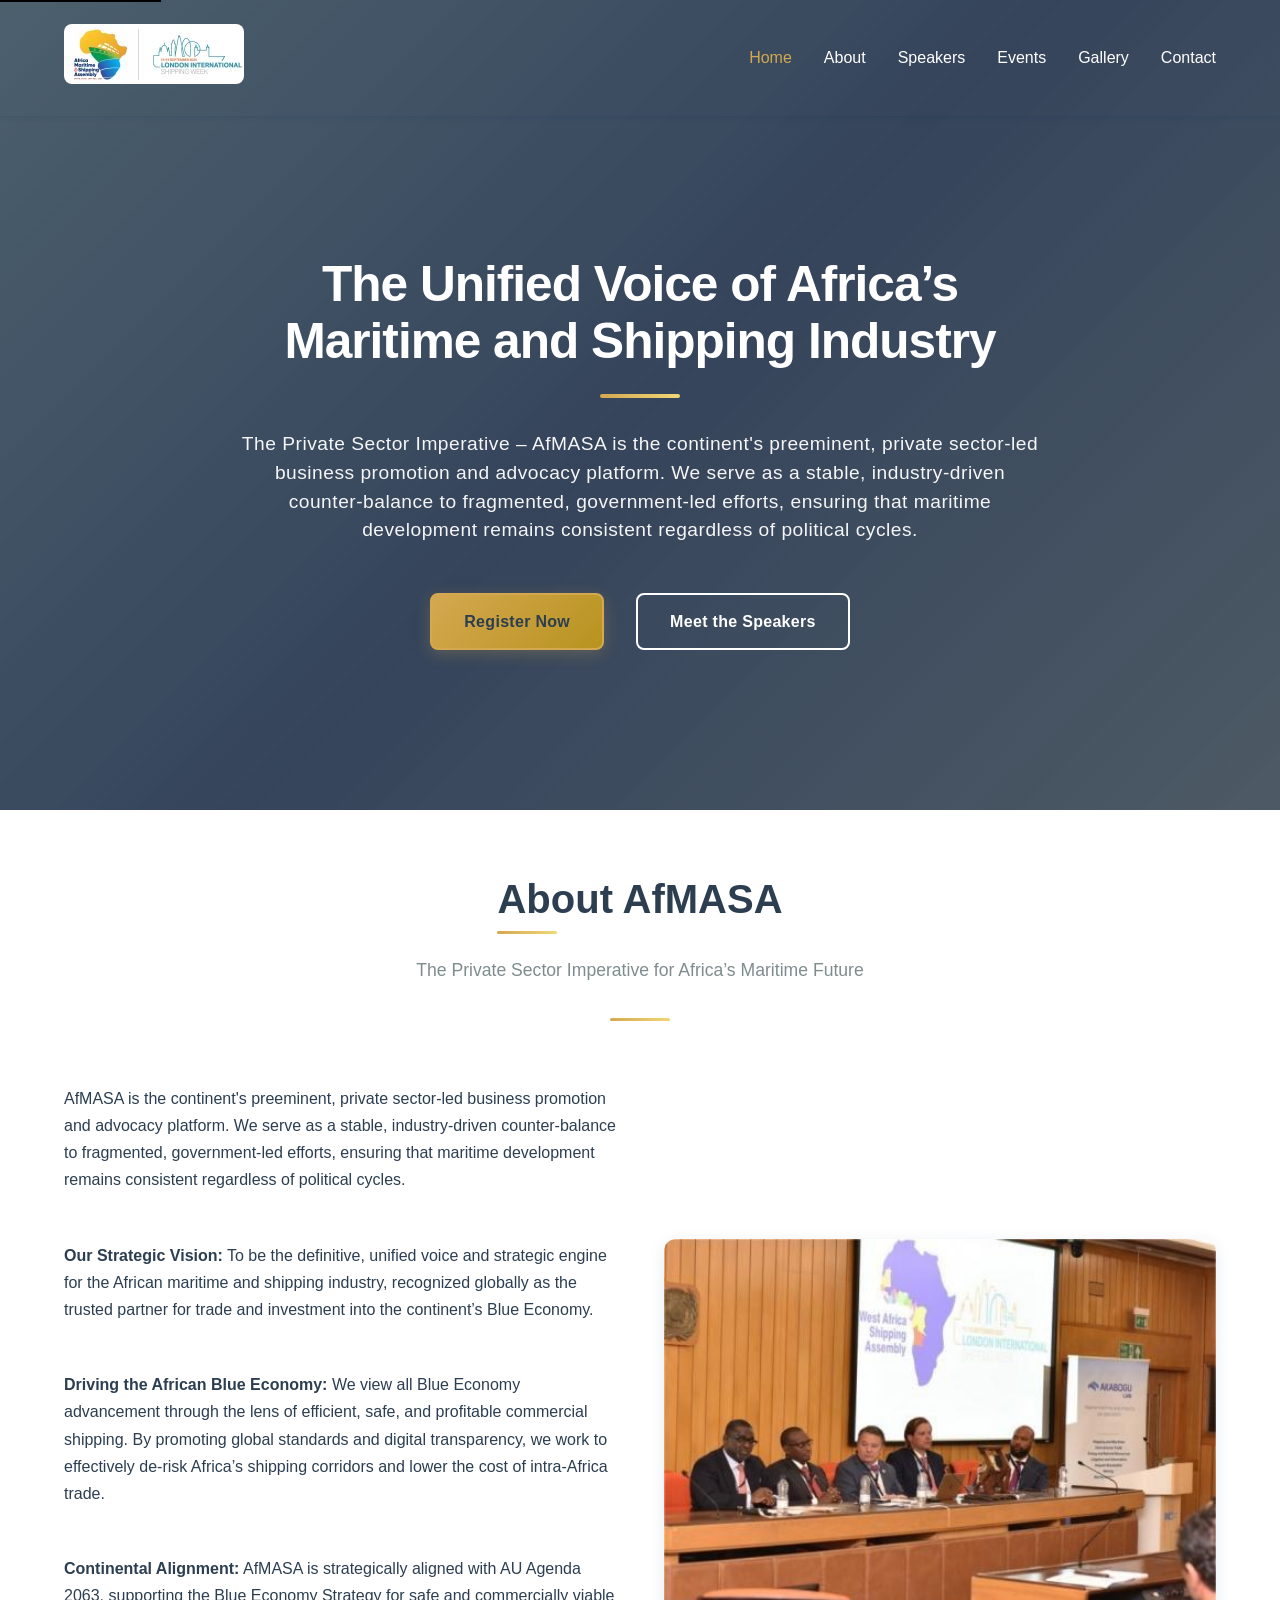
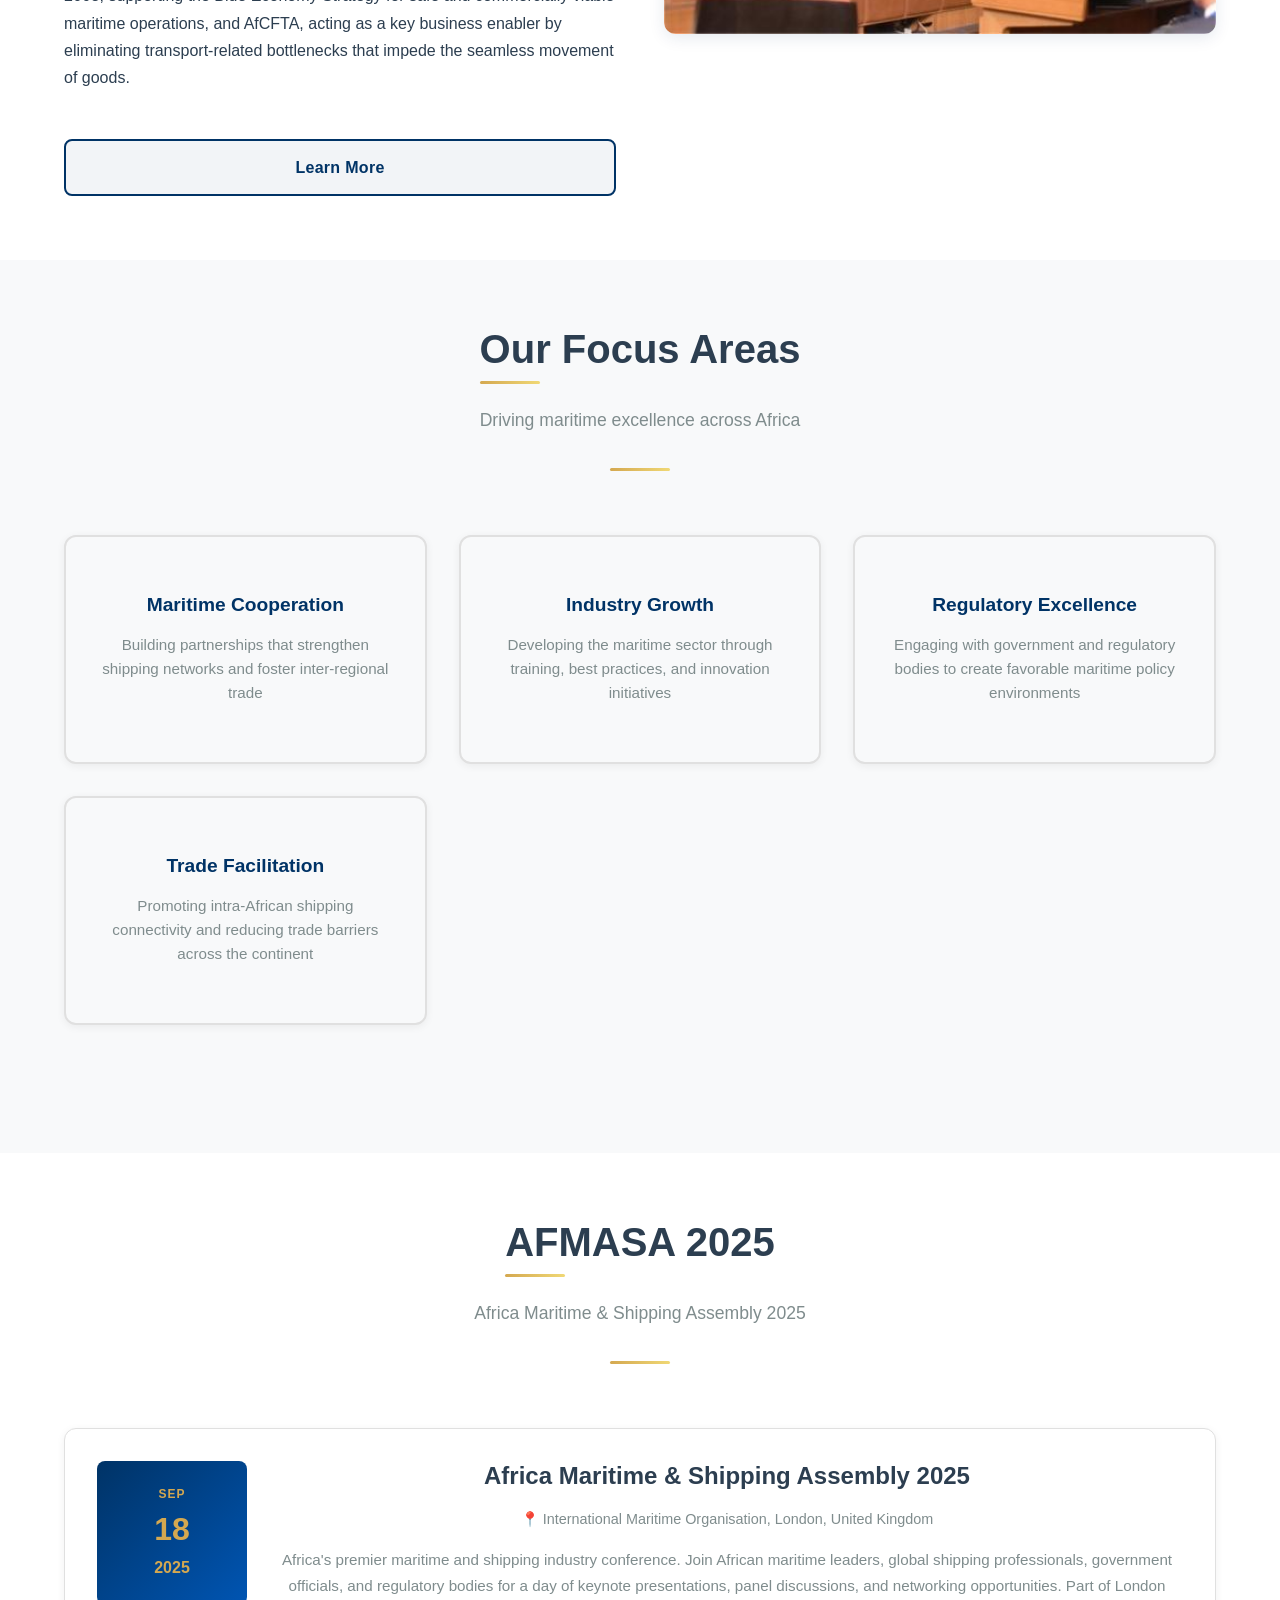
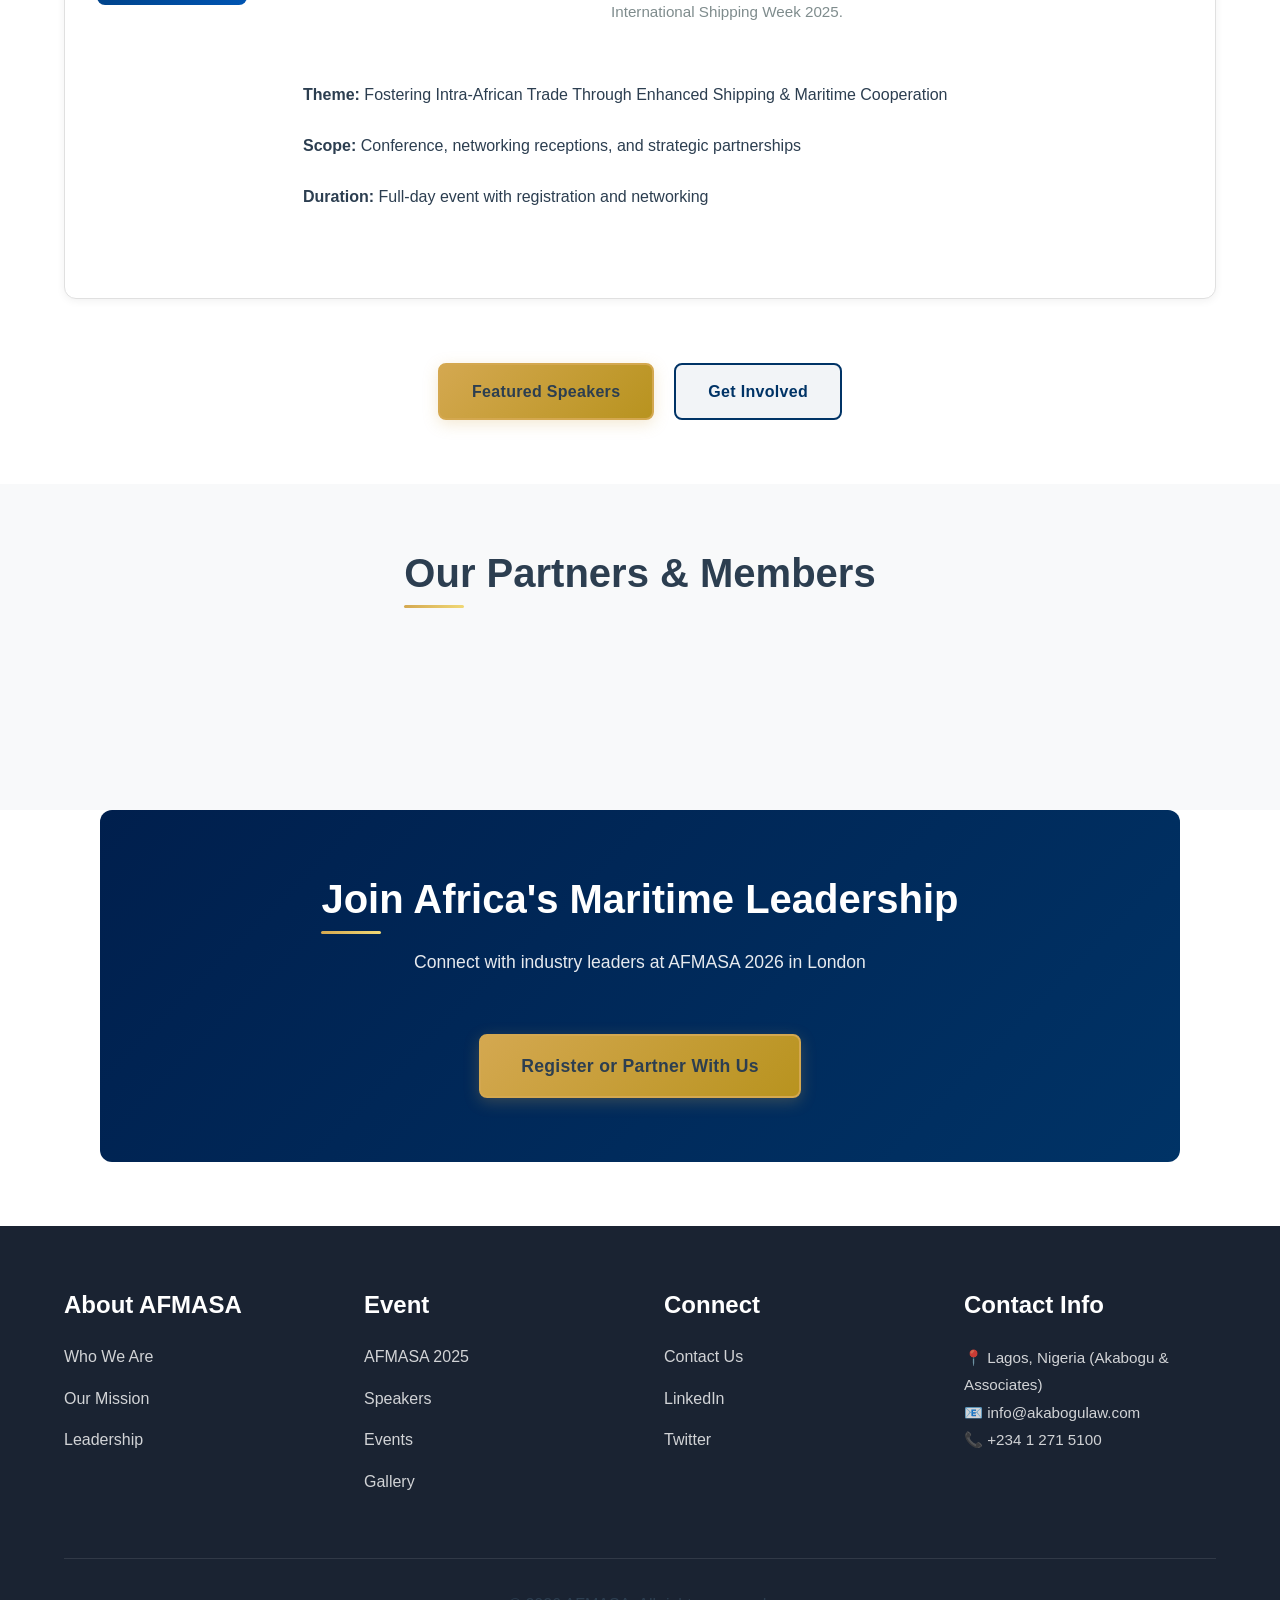
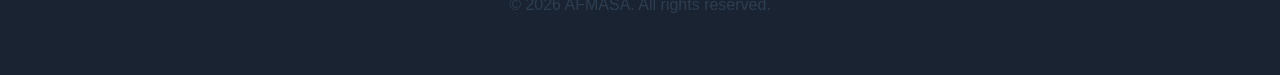
<file: index.html>
<!DOCTYPE html>
<html lang="en">
  <head>
    <meta charset="UTF-8" />
    <meta name="viewport" content="width=device-width, initial-scale=1.0" />
    <meta
      name="description"
      content="AFMASA - Africa Maritime and Shipping Assembly. The unified voice of Africa’s maritime and shipping industry."
    />
    <meta
      name="keywords"
      content="maritime, shipping, Africa, Blue Economy, AfCFTA, AU Agenda 2063"
    />
    <meta name="author" content="AFMASA" />
    <title>AFMASA - Africa Maritime and Shipping Assembly</title>
    <link
      rel="stylesheet"
      href="https://code.ionicframework.com/ionicons/2.0.1/css/ionicons.min.css"
    />
    <link rel="stylesheet" href="assets/css/style.css" />
  </head>
  <body>
    <!-- Header & Navigation -->
    <header class="header">
      <div class="container">
        <div class="header-content">
          <div class="logo">
            <a href="/">
              <img
                src="assets/images/afmasaWebsiteLogo.jpg"
                alt="AFMASA Logo"
                class="logo-img"
              />
            </a>
          </div>
          <nav class="nav">
            <button class="nav-toggle" aria-label="Toggle navigation">
              <span></span>
              <span></span>
              <span></span>
            </button>
            <ul class="nav-menu">
              <li><a href="index.html">Home</a></li>
              <li><a href="about.html">About</a></li>
              <li><a href="speakers.html">Speakers</a></li>
              <li><a href="events.html">Events</a></li>
              <!-- <li><a href="agenda.html">Agenda</a></li> -->
              <li><a href="gallery.html">Gallery</a></li>
              <li><a href="contact.html">Contact</a></li>
            </ul>
          </nav>
        </div>
      </div>
    </header>

    <!-- Hero Section -->
    <section class="hero" id="home">
      <div class="hero-media">
        <video class="hero-video" autoplay muted loop playsinline>
          <source
            src="assets/videos/9205-217952628_small.mp4"
            type="video/mp4"
          />
        </video>
      </div>

      <div class="hero-content">
        <h1 class="hero-title">
          The Unified Voice of Africa’s Maritime and Shipping Industry
        </h1>
        <p class="hero-subtitle">
          The Private Sector Imperative – AfMASA is the continent's preeminent,
          private sector-led business promotion and advocacy platform. We serve
          as a stable, industry-driven counter-balance to fragmented,
          government-led efforts, ensuring that maritime development remains
          consistent regardless of political cycles.
        </p>
        <div class="cta-buttons">
          <a href="#event" class="btn btn-primary">Register Now</a>
          <a href="speakers.html" class="btn btn-secondary"
            >Meet the Speakers</a
          >
        </div>
      </div>
      <div class="hero-background"></div>
    </section>

    <!-- About Preview Section -->
    <section class="section about-preview">
      <div class="container">
        <div class="section-header">
          <h2>About AfMASA</h2>
          <p class="section-subtitle">
            The Private Sector Imperative for Africa’s Maritime Future
          </p>
        </div>
        <div class="about-content">
          <div class="about-text">
            <p>
              AfMASA is the continent's preeminent, private sector-led business
              promotion and advocacy platform. We serve as a stable,
              industry-driven counter-balance to fragmented, government-led
              efforts, ensuring that maritime development remains consistent
              regardless of political cycles.
            </p>
            <p>
              <strong>Our Strategic Vision:</strong> To be the definitive,
              unified voice and strategic engine for the African maritime and
              shipping industry, recognized globally as the trusted partner for
              trade and investment into the continent’s Blue Economy.
            </p>
            <p>
              <strong>Driving the African Blue Economy:</strong> We view all Blue
              Economy advancement through the lens of efficient, safe, and
              profitable commercial shipping. By promoting global standards and
              digital transparency, we work to effectively de-risk Africa’s
              shipping corridors and lower the cost of intra-Africa trade.
            </p>
            <p>
              <strong>Continental Alignment:</strong> AfMASA is strategically
              aligned with AU Agenda 2063, supporting the Blue Economy Strategy
              for safe and commercially viable maritime operations, and AfCFTA,
              acting as a key business enabler by eliminating transport-related
              bottlenecks that impede the seamless movement of goods.
            </p>
            <a href="about.html" class="btn btn-tertiary">Learn More</a>
          </div>
          <div class="about-image">
            <img
              src="assets/images/A-1024x683-640x480_c.jpg.jpeg"
              alt="AFMASA Members Collaboration"
            />
          </div>
        </div>
      </div>
    </section>

    <!-- Key Focus Areas -->
    <section class="section focus-areas">
      <div class="container">
        <div class="section-header">
          <h2>Our Focus Areas</h2>
          <p class="section-subtitle">
            Driving maritime excellence across Africa
          </p>
        </div>
        <div class="focus-grid">
          <div class="focus-card">
            <div class="focus-icon">
              <i class="icon ion-anchor"></i>
            </div>
            <h3>Maritime Cooperation</h3>
            <p>
              Building partnerships that strengthen shipping networks and foster
              inter-regional trade
            </p>
          </div>
          <div class="focus-card">
            <div class="focus-icon">
              <i class="icon ion-stats-bars"></i>
            </div>
            <h3>Industry Growth</h3>
            <p>
              Developing the maritime sector through training, best practices,
              and innovation initiatives
            </p>
          </div>
          <div class="focus-card">
            <div class="focus-icon">
              <i class="icon ion-balance"></i>
            </div>
            <h3>Regulatory Excellence</h3>
            <p>
              Engaging with government and regulatory bodies to create favorable
              maritime policy environments
            </p>
          </div>
          <div class="focus-card">
            <div class="focus-icon">
              <i class="icon ion-earth"></i>
            </div>
            <h3>Trade Facilitation</h3>
            <p>
              Promoting intra-African shipping connectivity and reducing trade
              barriers across the continent
            </p>
          </div>
        </div>
      </div>
    </section>

    <!-- Featured Event Section -->
    <section class="section events-preview" id="event">
      <div class="container">
        <div class="section-header">
          <h2>AFMASA 2025</h2>
          <p class="section-subtitle">
            Africa Maritime & Shipping Assembly 2025
          </p>
        </div>
        <div class="events-grid">
          <div class="event-card featured-event">
            <div class="event-date">
              <span class="date-month">SEP</span>
              <span class="date-day">18</span>
              <span class="date-year">2025</span>
            </div>
            <div class="event-content">
              <h3>Africa Maritime & Shipping Assembly 2025</h3>
              <p class="event-location">
                📍 International Maritime Organisation, London, United Kingdom
              </p>
              <p class="event-description">
                Africa's premier maritime and shipping industry conference. Join
                African maritime leaders, global shipping professionals,
                government officials, and regulatory bodies for a day of keynote
                presentations, panel discussions, and networking opportunities.
                Part of London International Shipping Week 2025.
              </p>
              <div class="event-details">
                <p>
                  <strong>Theme:</strong> Fostering Intra-African Trade Through
                  Enhanced Shipping & Maritime Cooperation
                </p>
                <p>
                  <strong>Scope:</strong> Conference, networking receptions, and
                  strategic partnerships
                </p>
                <p>
                  <strong>Duration:</strong> Full-day event with registration
                  and networking
                </p>
              </div>
            </div>
          </div>
        </div>
        <div class="section-cta">
          <a href="speakers.html" class="btn btn-primary">Featured Speakers</a>
          <a href="contact.html" class="btn btn-tertiary">Get Involved</a>
        </div>
      </div>
    </section>

    <!-- Partners & Members Logos -->
    <section class="section partners">
      <div class="container">
        <h2>Our Partners & Members</h2>
        <div class="partners-scroll">
          <div class="partner-logo">
            <img src="assets/images/partner-1.svg" alt="Partner Logo" />
          </div>
          <div class="partner-logo">
            <img src="assets/images/partner-2.svg" alt="Partner Logo" />
          </div>
          <div class="partner-logo">
            <img src="assets/images/partner-3.svg" alt="Partner Logo" />
          </div>
          <div class="partner-logo">
            <img src="assets/images/partner-4.svg" alt="Partner Logo" />
          </div>
          <div class="partner-logo">
            <img src="assets/images/partner-5.svg" alt="Partner Logo" />
          </div>
          <div class="partner-logo">
            <img src="assets/images/partner-6.svg" alt="Partner Logo" />
          </div>
        </div>
      </div>
    </section>

    <!-- CTA Banner -->
    <section class="section cta-banner">
      <div class="container">
        <h2>Join Africa's Maritime Leadership</h2>
        <p>Connect with industry leaders at AFMASA 2026 in London</p>
        <a href="contact.html" class="btn btn-primary btn-large"
          >Register or Partner With Us</a
        >
      </div>
    </section>

    <!-- Footer -->
    <footer class="footer">
      <div class="container">
        <div class="footer-content">
          <div class="footer-section">
            <h3>About AFMASA</h3>
            <ul>
              <li><a href="about.html">Who We Are</a></li>
              <li><a href="about.html">Our Mission</a></li>
              <li><a href="about.html">Leadership</a></li>
            </ul>
          </div>
          <div class="footer-section">
            <h3>Event</h3>
            <ul>
              <li><a href="index.html#event">AFMASA 2025</a></li>
              <li><a href="speakers.html">Speakers</a></li>
              <li><a href="events.html">Events</a></li>
              <li><a href="gallery.html">Gallery</a></li>
            </ul>
          </div>
          <div class="footer-section">
            <h3>Connect</h3>
            <ul>
              <li><a href="contact.html">Contact Us</a></li>
              <li><a href="#" class="social-link">LinkedIn</a></li>
              <li><a href="#" class="social-link">Twitter</a></li>
            </ul>
          </div>
          <div class="footer-section">
            <h3>Contact Info</h3>
            <p class="footer-info">
              📍 Lagos, Nigeria (Akabogu & Associates)<br />
              📧 info@akabogulaw.com<br />
              📞 +234 1 271 5100
            </p>
          </div>
        </div>
        <div class="footer-bottom">
          <p>&copy; 2026 AFMASA. All rights reserved.</p>
        </div>
      </div>
    </footer>

    <!-- Scroll to Top Button -->
    <button class="scroll-to-top" aria-label="Scroll to top">
      <i class="icon ion-arrow-up-c"></i>
    </button>

    <script src="assets/js/main.js"></script>
  </body>
</html>
</file>
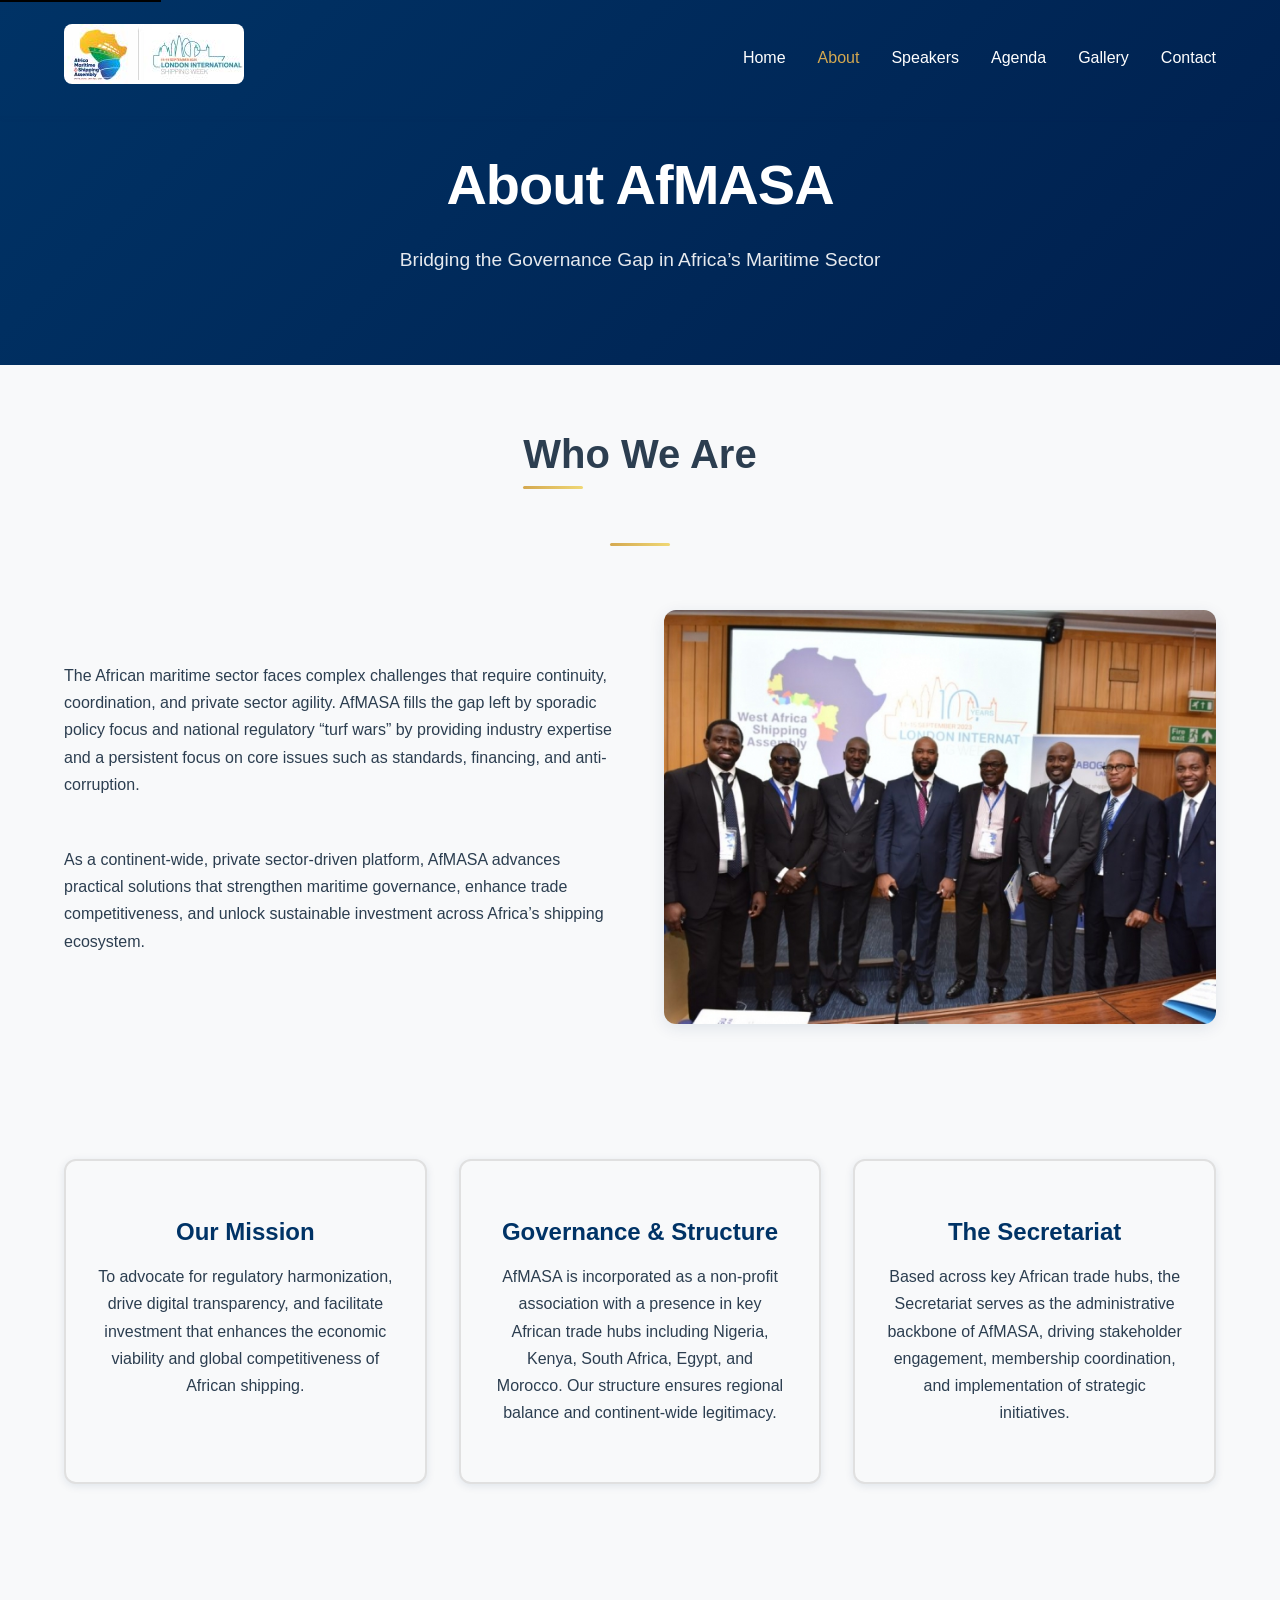
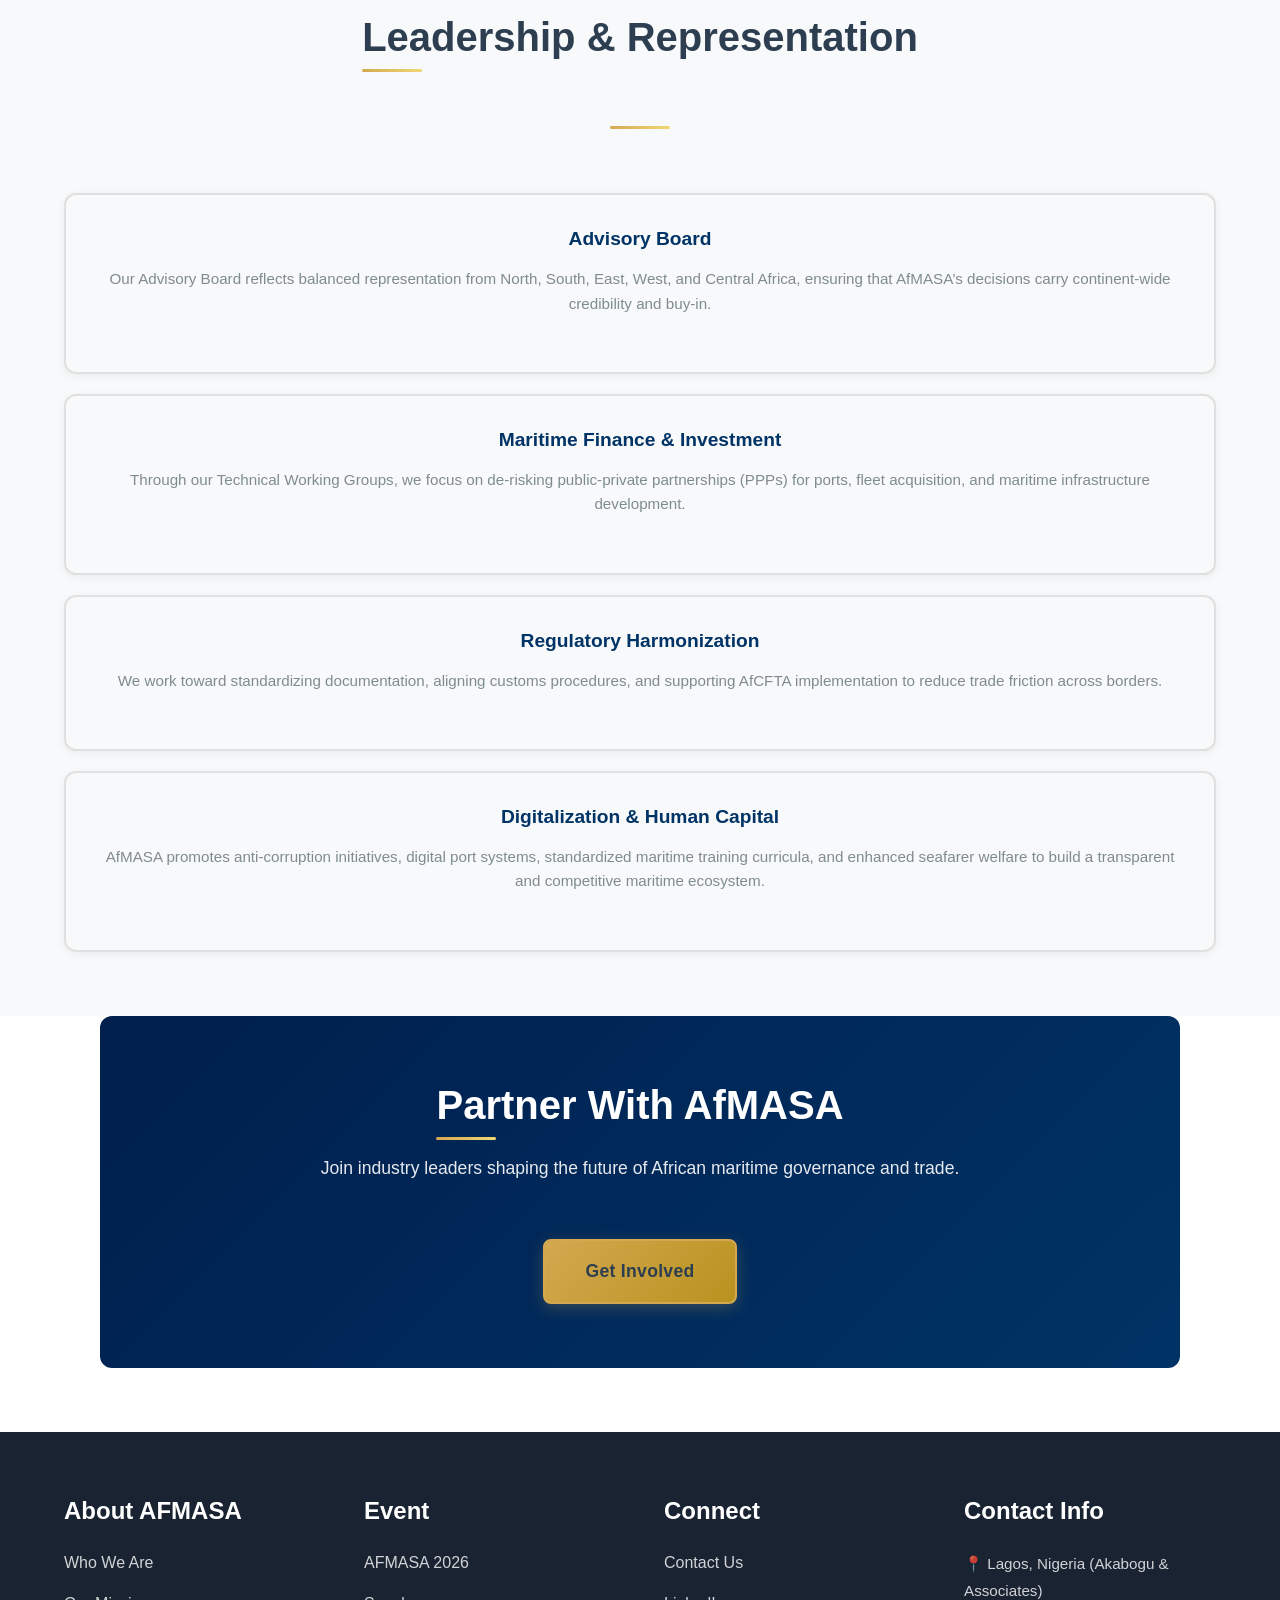
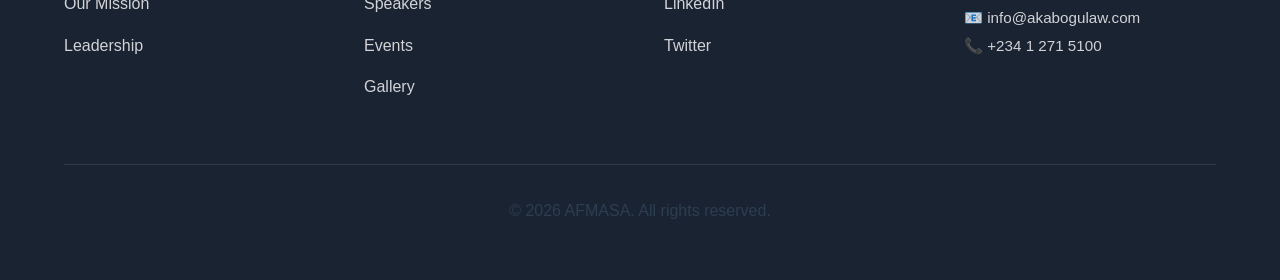
<file: about.html>
<!DOCTYPE html>
<html lang="en">
<head>
    <meta charset="UTF-8">
    <meta name="viewport" content="width=device-width, initial-scale=1.0">
    <meta name="description" content="Learn about AfMASA - Bridging the governance gap in Africa's maritime sector through regulatory harmonization, digital transparency, and investment facilitation.">
    <title>About AFMASA - Africa Maritime and Shipping Assembly</title>
    <link rel="stylesheet" href="https://code.ionicframework.com/ionicons/2.0.1/css/ionicons.min.css">
    <link rel="stylesheet" href="assets/css/style.css">
</head>
<body>
    <!-- Header & Navigation -->
    <header class="header">
        <div class="container">
            <div class="header-content">
                <div class="logo">
                    <a href="/">
                        <img src="assets/images/afmasaWebsiteLogo.jpg" alt="AFMASA Logo" class="logo-img">
                    </a>
                </div>
                <nav class="nav">
                    <button class="nav-toggle" aria-label="Toggle navigation">
                        <span></span>
                        <span></span>
                        <span></span>
                    </button>
                    <ul class="nav-menu">
                        <li><a href="index.html">Home</a></li>
                        <li><a href="about.html">About</a></li>
                        <li><a href="speakers.html">Speakers</a></li>
                        <li><a href="agenda.html">Agenda</a></li>
                        <li><a href="gallery.html">Gallery</a></li>
                        <li><a href="contact.html">Contact</a></li>
                    </ul>
                </nav>
            </div>
        </div>
    </header>

    <main class="main-content">
        <!-- Page Hero -->
        <section class="page-hero">
            <div class="container">
                <h1>About AfMASA</h1>
                <p>Bridging the Governance Gap in Africa’s Maritime Sector</p>
            </div>
        </section>

        <!-- About Section -->
        <section class="section">
            <div class="container">
                <div class="section-header">
                    <h2>Who We Are</h2>
                </div>
                <div class="content-with-image">
                    <div class="text-content">
                        <p>The African maritime sector faces complex challenges that require continuity, coordination, and private sector agility. AfMASA fills the gap left by sporadic policy focus and national regulatory “turf wars” by providing industry expertise and a persistent focus on core issues such as standards, financing, and anti-corruption.</p>

                        <p>As a continent-wide, private sector-driven platform, AfMASA advances practical solutions that strengthen maritime governance, enhance trade competitiveness, and unlock sustainable investment across Africa’s shipping ecosystem.</p>
                    </div>
                    <div class="image-content">
                        <img src="assets/images/k-1024x683-640x480_c.jpg.jpeg" alt="AfMASA Overview">
                    </div>
                </div>
            </div>
        </section>

        <!-- Mission Section -->
        <section class="section values-section">
            <div class="container">
                <div class="values-grid">
                    <div class="value-card">
                        <div class="value-icon">
                            <i class="icon ion-checkmark-circled"></i>
                        </div>
                        <h3>Our Mission</h3>
                        <p>To advocate for regulatory harmonization, drive digital transparency, and facilitate investment that enhances the economic viability and global competitiveness of African shipping.</p>
                    </div>

                    <div class="value-card">
                        <div class="value-icon">
                            <i class="icon ion-eye"></i>
                        </div>
                        <h3>Governance & Structure</h3>
                        <p>AfMASA is incorporated as a non-profit association with a presence in key African trade hubs including Nigeria, Kenya, South Africa, Egypt, and Morocco. Our structure ensures regional balance and continent-wide legitimacy.</p>
                    </div>

                    <div class="value-card">
                        <div class="value-icon">
                            <i class="icon ion-flame"></i>
                        </div>
                        <h3>The Secretariat</h3>
                        <p>Based across key African trade hubs, the Secretariat serves as the administrative backbone of AfMASA, driving stakeholder engagement, membership coordination, and implementation of strategic initiatives.</p>
                    </div>
                </div>
            </div>
        </section>

        <!-- Governance Details -->
        <section class="section">
            <div class="container">
                <div class="section-header">
                    <h2>Leadership & Representation</h2>
                </div>

                <div class="impact-cards">
                    <div class="impact-card">
                        <h3>Advisory Board</h3>
                        <p>Our Advisory Board reflects balanced representation from North, South, East, West, and Central Africa, ensuring that AfMASA’s decisions carry continent-wide credibility and buy-in.</p>
                    </div>

                    <div class="impact-card">
                        <h3>Maritime Finance & Investment</h3>
                        <p>Through our Technical Working Groups, we focus on de-risking public-private partnerships (PPPs) for ports, fleet acquisition, and maritime infrastructure development.</p>
                    </div>

                    <div class="impact-card">
                        <h3>Regulatory Harmonization</h3>
                        <p>We work toward standardizing documentation, aligning customs procedures, and supporting AfCFTA implementation to reduce trade friction across borders.</p>
                    </div>

                    <div class="impact-card">
                        <h3>Digitalization & Human Capital</h3>
                        <p>AfMASA promotes anti-corruption initiatives, digital port systems, standardized maritime training curricula, and enhanced seafarer welfare to build a transparent and competitive maritime ecosystem.</p>
                    </div>
                </div>
            </div>
        </section>

        <!-- CTA Section -->
        <section class="section cta-banner">
            <div class="container">
                <h2>Partner With AfMASA</h2>
                <p>Join industry leaders shaping the future of African maritime governance and trade.</p>
                <a href="contact.html" class="btn btn-primary btn-large">Get Involved</a>
            </div>
        </section>
    </main>

    <!-- Footer -->
    <footer class="footer">
        <div class="container">
            <div class="footer-content">
                <div class="footer-section">
                    <h3>About AFMASA</h3>
                    <ul>
                        <li><a href="about.html">Who We Are</a></li>
                        <li><a href="about.html">Our Mission</a></li>
                        <li><a href="about.html">Leadership</a></li>
                    </ul>
                </div>
                <div class="footer-section">
                    <h3>Event</h3>
                    <ul>
                        <li><a href="index.html#event">AFMASA 2026</a></li>
                        <li><a href="speakers.html">Speakers</a></li>
                        <li><a href="events.html">Events</a></li>
                        <li><a href="gallery.html">Gallery</a></li>
                    </ul>
                </div>
                <div class="footer-section">
                    <h3>Connect</h3>
                    <ul>
                        <li><a href="contact.html">Contact Us</a></li>
                        <li><a href="#" class="social-link">LinkedIn</a></li>
                        <li><a href="#" class="social-link">Twitter</a></li>
                    </ul>
                </div>
                <div class="footer-section">
                    <h3>Contact Info</h3>
                    <p class="footer-info">
                        📍 Lagos, Nigeria (Akabogu & Associates)<br />
                        📧 info@akabogulaw.com<br />
                        📞 +234 1 271 5100
                    </p>
                </div>
            </div>
            <div class="footer-bottom">
                <p>&copy; 2026 AFMASA. All rights reserved.</p>
            </div>
        </div>
    </footer>

    <button class="scroll-to-top" aria-label="Scroll to top">
        <i class="icon ion-arrow-up-c"></i>
    </button>

    <script src="assets/js/main.js"></script>
</body>
</html>
</file>
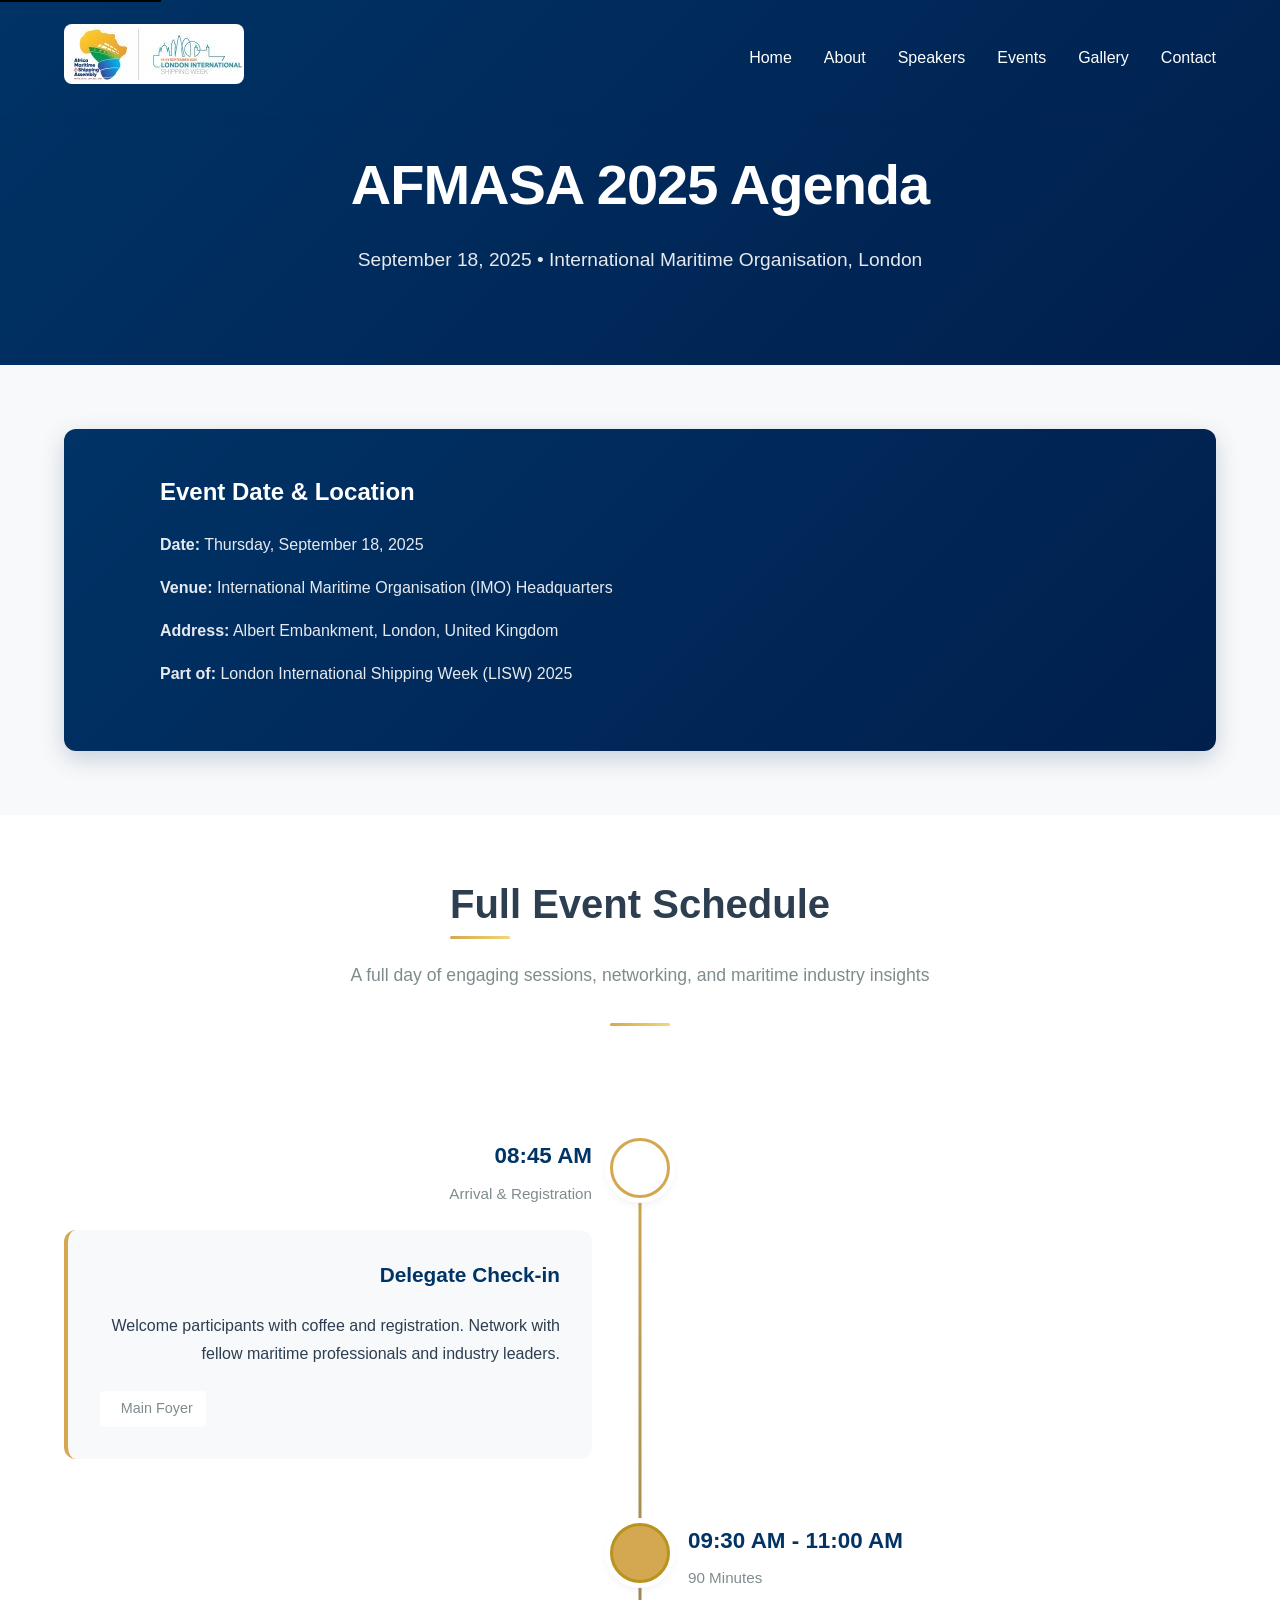
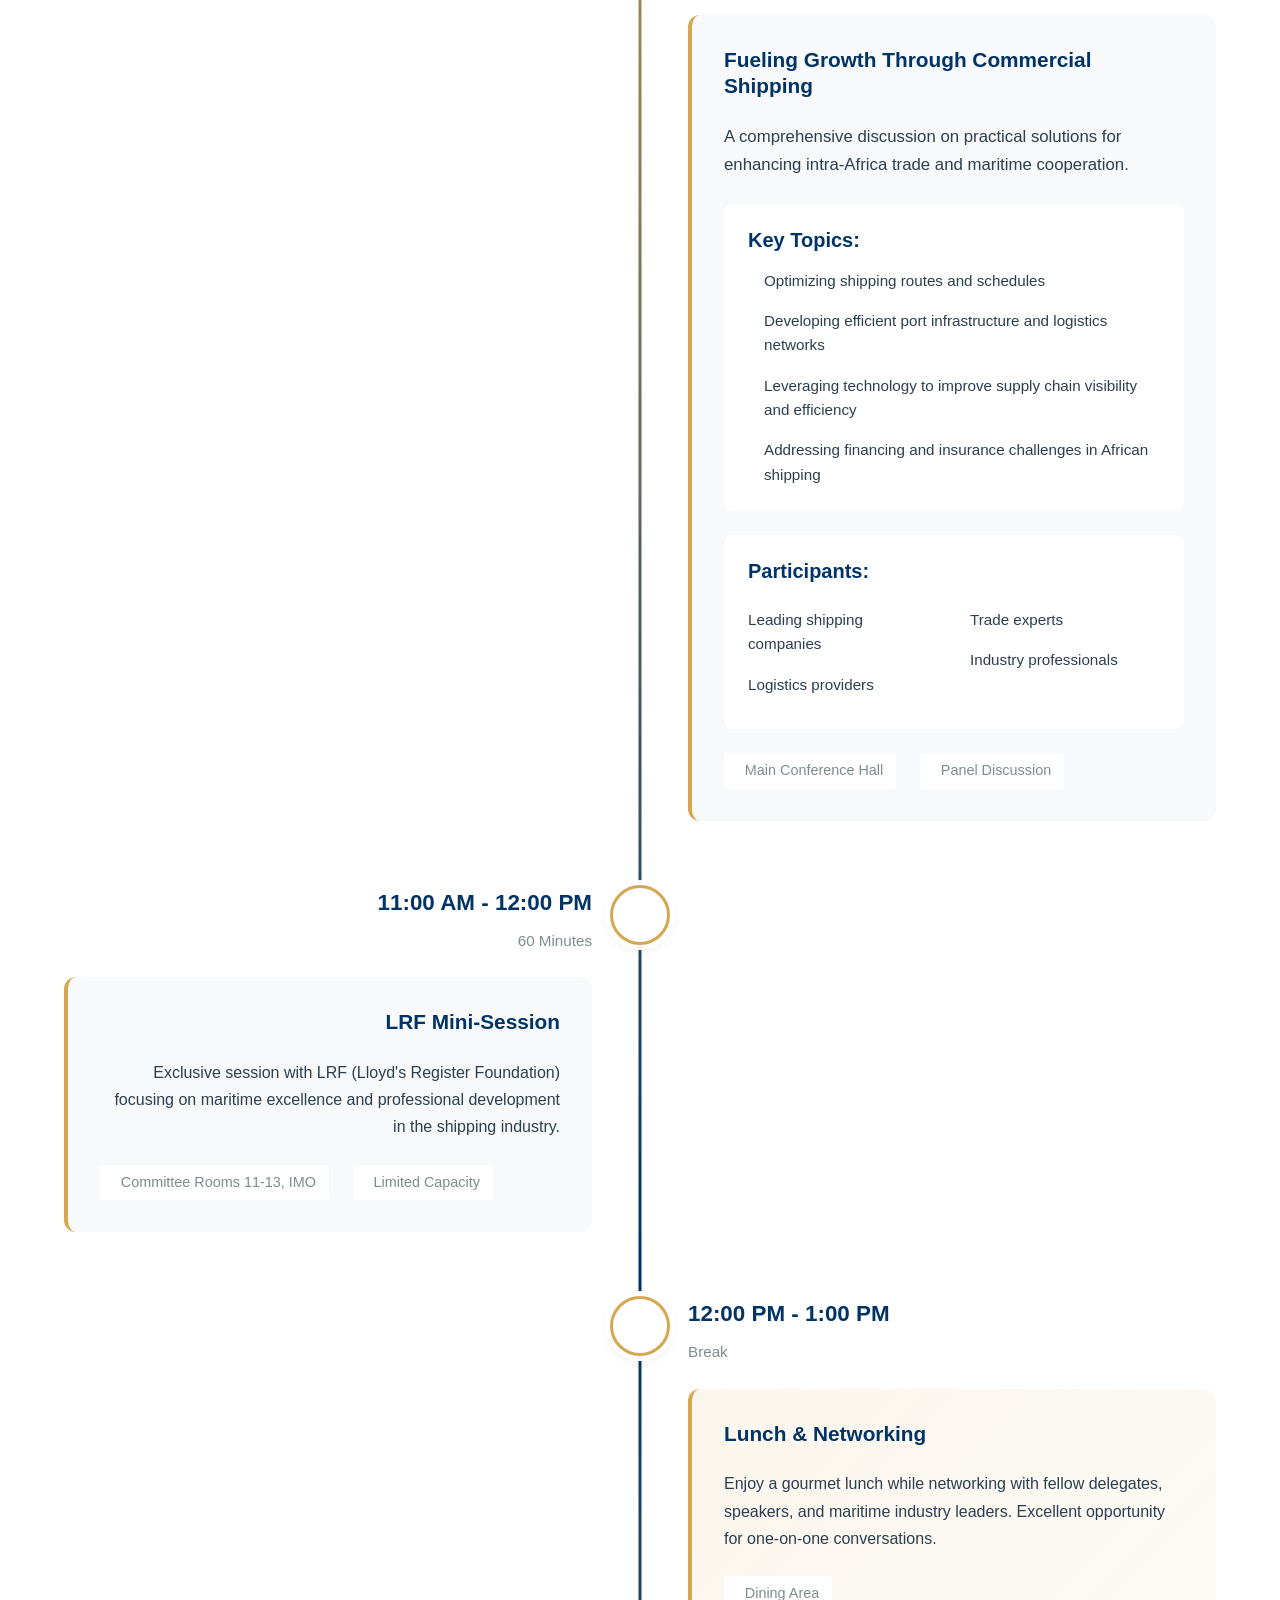
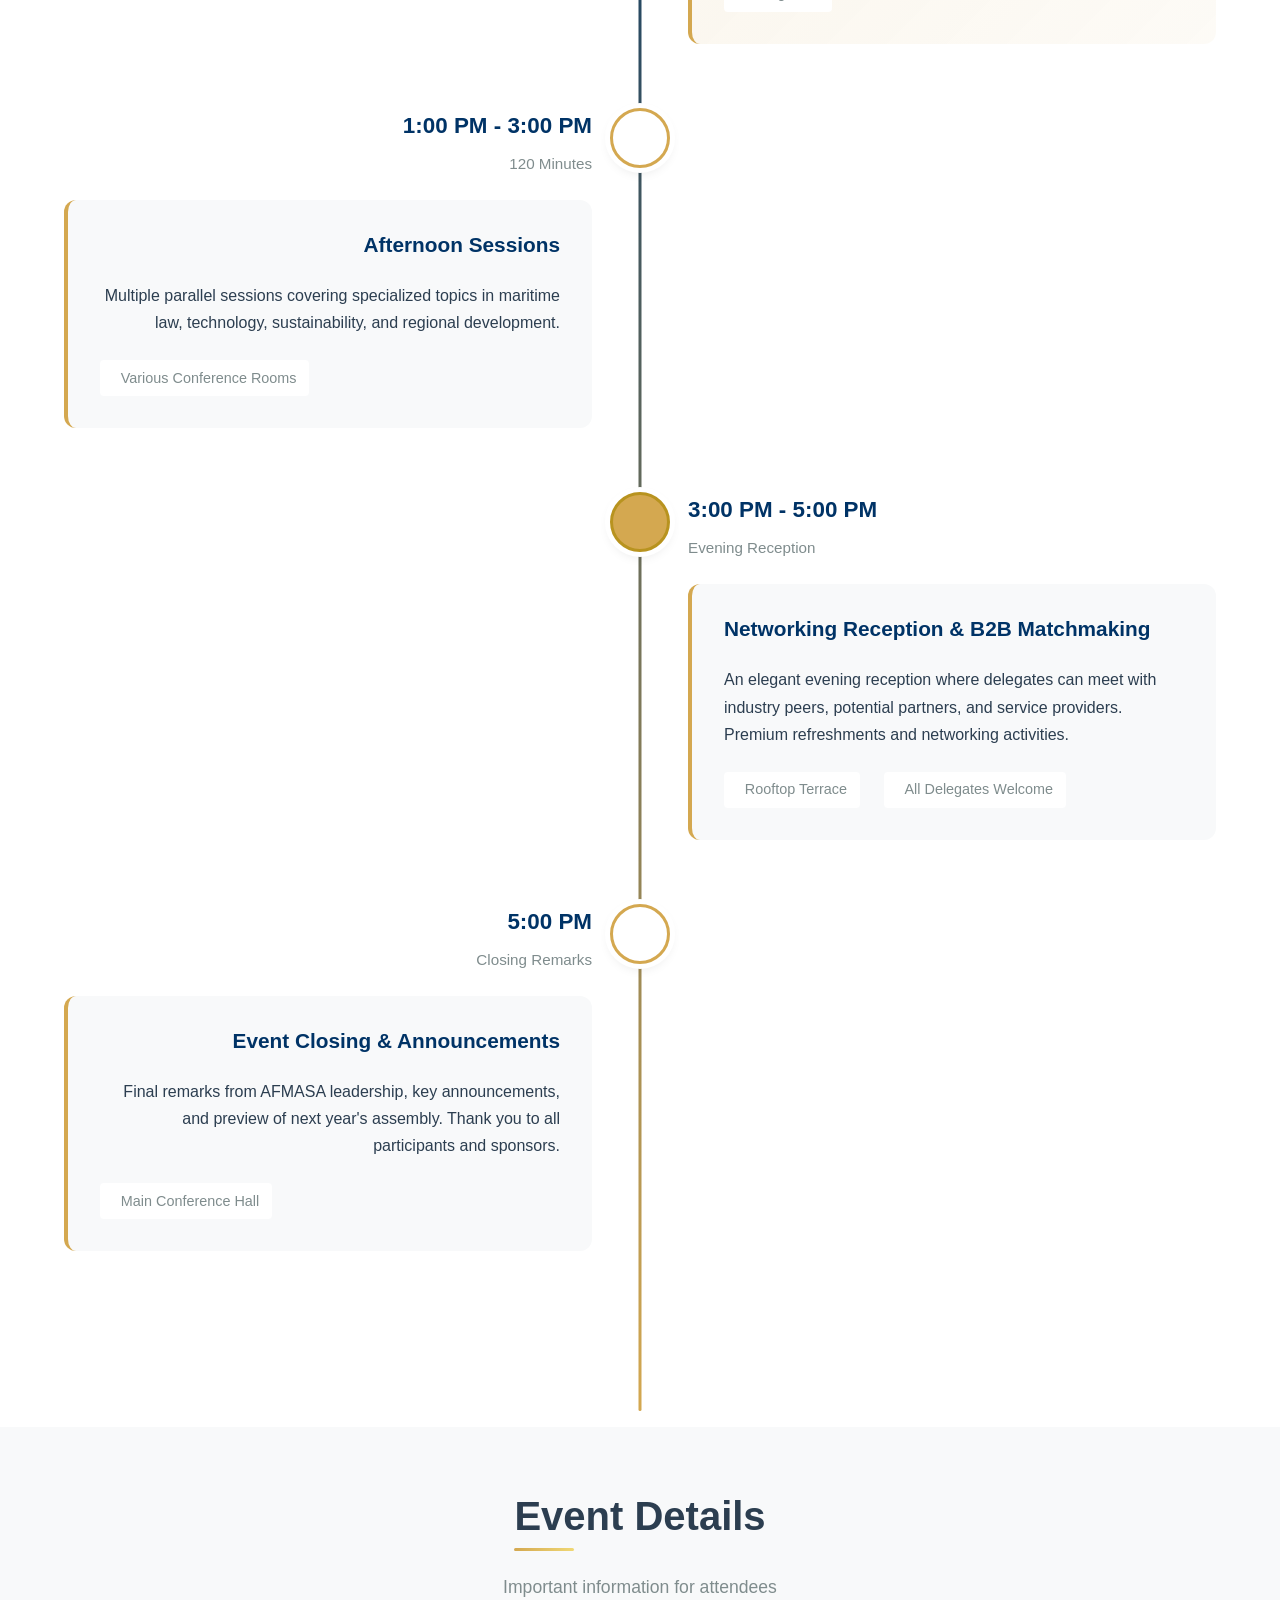
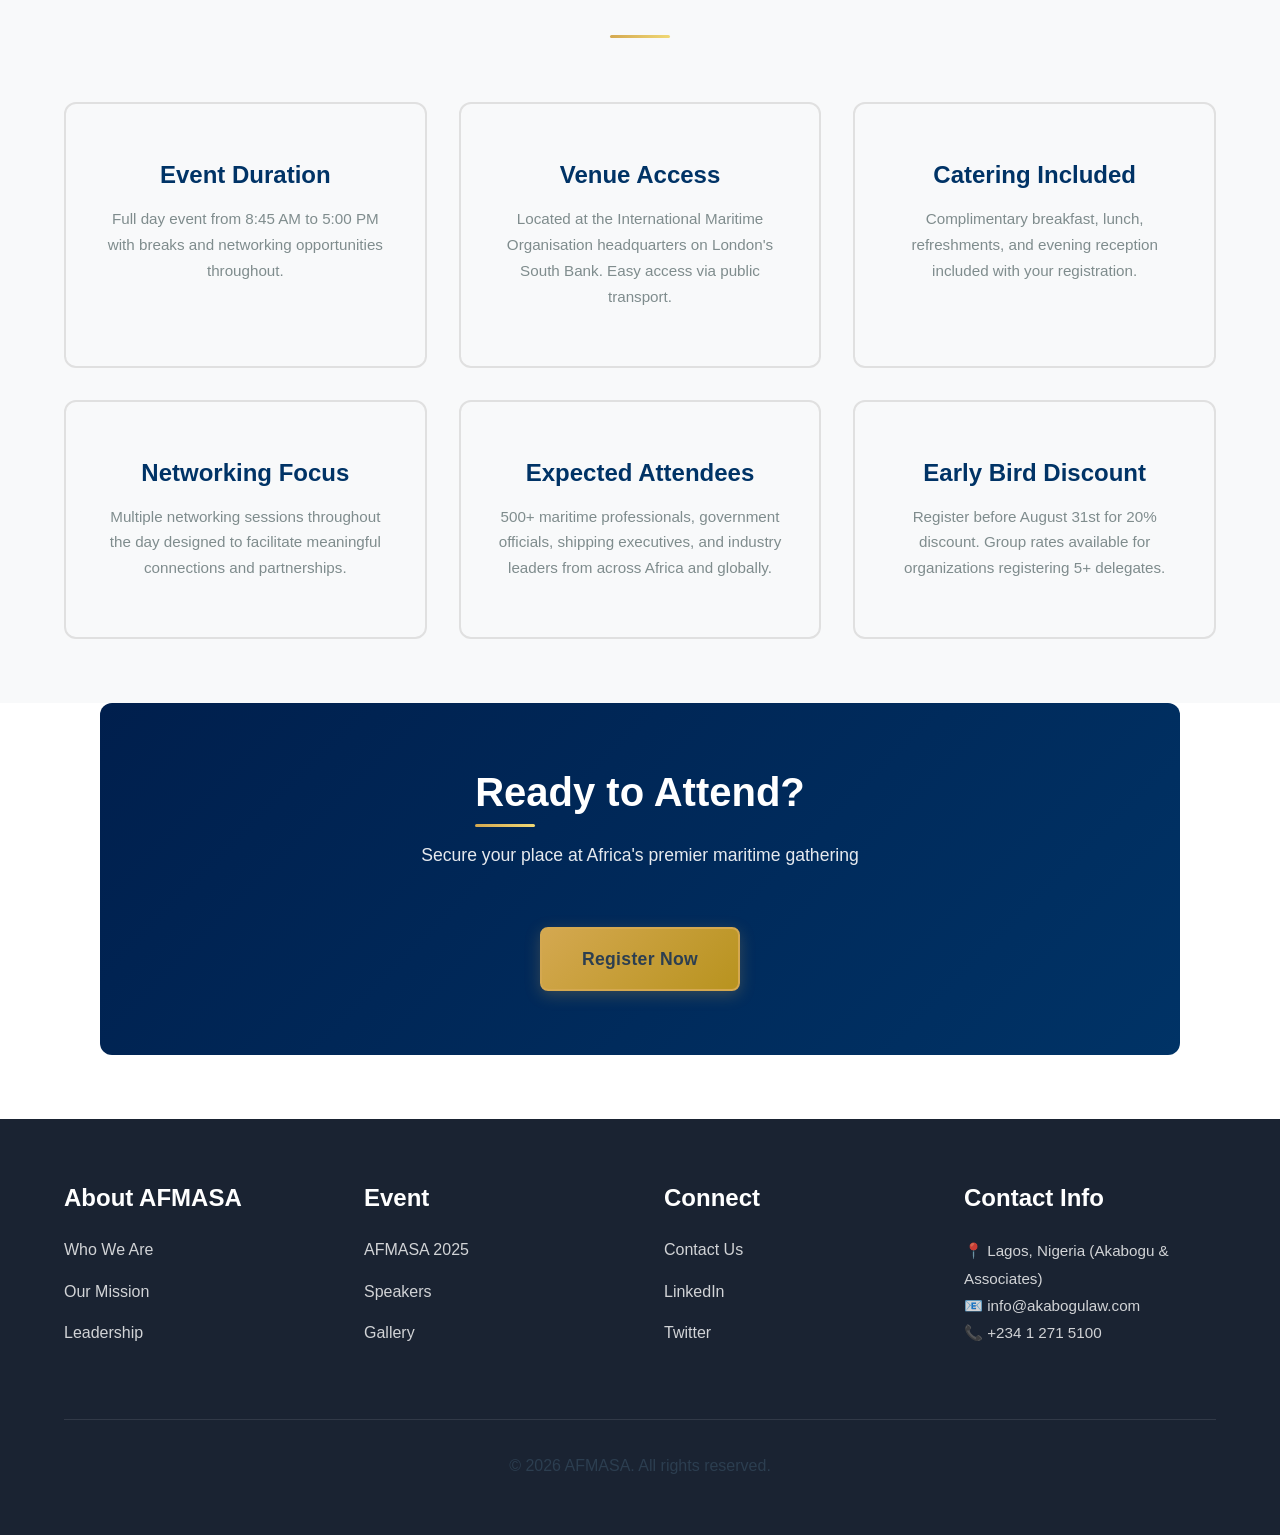
<file: agenda.html>
<!DOCTYPE html>
<html lang="en">
<head>
    <meta charset="UTF-8">
    <meta name="viewport" content="width=device-width, initial-scale=1.0">
    <meta name="description" content="AFMASA 2025 Agenda - Full event schedule for the Africa Maritime and Shipping Assembly in London.">
    <title>Agenda - AFMASA 2025</title>
    <link rel="stylesheet" href="https://code.ionicframework.com/ionicons/2.0.1/css/ionicons.min.css">
    <link rel="stylesheet" href="assets/css/style.css">
</head>
<body>
    <!-- Header & Navigation -->
    <header class="header">
        <div class="container">
            <div class="header-content">
                <div class="logo">
                    <a href="/">
                        <img src="assets/images/afmasaWebsiteLogo.jpg" alt="AFMASA Logo" class="logo-img">
                    </a>
                </div>
                <nav class="nav">
                    <button class="nav-toggle" aria-label="Toggle navigation">
                        <span></span>
                        <span></span>
                        <span></span>
                    </button>
                    <ul class="nav-menu">
                        <li><a href="index.html">Home</a></li>
                        <li><a href="about.html">About</a></li>
                        <li><a href="speakers.html">Speakers</a></li>
                        <li><a href="events.html">Events</a></li>
                        <!-- <li><a href="agenda.html">Agenda</a></li> -->
                        <li><a href="gallery.html">Gallery</a></li>
                        <li><a href="contact.html">Contact</a></li>
                    </ul>
                </nav>
            </div>
        </div>
    </header>

    <main class="main-content">
        <!-- Page Hero -->
        <section class="page-hero">
            <div class="container">
                <h1>AFMASA 2025 Agenda</h1>
                <p>September 18, 2025 • International Maritime Organisation, London</p>
            </div>
        </section>

        <!-- Event Date Info -->
        <section class="section agenda-info">
            <div class="container">
                <div class="event-date-card">
                    <div class="date-icon">
                        <i class="icon ion-calendar"></i>
                    </div>
                    <div class="date-details">
                        <h3>Event Date & Location</h3>
                        <p><strong>Date:</strong> Thursday, September 18, 2025</p>
                        <p><strong>Venue:</strong> International Maritime Organisation (IMO) Headquarters</p>
                        <p><strong>Address:</strong> Albert Embankment, London, United Kingdom</p>
                        <p><strong>Part of:</strong> London International Shipping Week (LISW) 2025</p>
                    </div>
                </div>
            </div>
        </section>

        <!-- Full Agenda Timeline -->
        <section class="section agenda-timeline">
            <div class="container">
                <div class="section-header">
                    <h2>Full Event Schedule</h2>
                    <p class="section-subtitle">A full day of engaging sessions, networking, and maritime industry insights</p>
                </div>

                <div class="timeline">
                    <!-- Arrival -->
                    <div class="timeline-item">
                        <div class="timeline-marker">
                            <i class="icon ion-checkmark-circled"></i>
                        </div>
                        <div class="timeline-content">
                            <div class="timeline-time">
                                <span class="time">08:45 AM</span>
                                <span class="duration">Arrival & Registration</span>
                            </div>
                            <div class="timeline-details">
                                <h3>Delegate Check-in</h3>
                                <p>Welcome participants with coffee and registration. Network with fellow maritime professionals and industry leaders.</p>
                                <div class="timeline-meta">
                                    <span class="meta-item">
                                        <i class="icon ion-location"></i>
                                        Main Foyer
                                    </span>
                                </div>
                            </div>
                        </div>
                    </div>

                    <!-- Main Session -->
                    <div class="timeline-item featured">
                        <div class="timeline-marker featured">
                            <i class="icon ion-podium"></i>
                        </div>
                        <div class="timeline-content">
                            <div class="timeline-time">
                                <span class="time">09:30 AM - 11:00 AM</span>
                                <span class="duration">90 Minutes</span>
                            </div>
                            <div class="timeline-details">
                                <h3>Fueling Growth Through Commercial Shipping</h3>
                                <div class="session-description">
                                    <p class="lead">A comprehensive discussion on practical solutions for enhancing intra-Africa trade and maritime cooperation.</p>
                                    
                                    <div class="topics">
                                        <h4>Key Topics:</h4>
                                        <ul class="topic-list">
                                            <li>
                                                <i class="icon ion-arrow-right-a"></i>
                                                <span>Optimizing shipping routes and schedules</span>
                                            </li>
                                            <li>
                                                <i class="icon ion-arrow-right-a"></i>
                                                <span>Developing efficient port infrastructure and logistics networks</span>
                                            </li>
                                            <li>
                                                <i class="icon ion-arrow-right-a"></i>
                                                <span>Leveraging technology to improve supply chain visibility and efficiency</span>
                                            </li>
                                            <li>
                                                <i class="icon ion-arrow-right-a"></i>
                                                <span>Addressing financing and insurance challenges in African shipping</span>
                                            </li>
                                        </ul>
                                    </div>
                                </div>

                                <div class="session-participants">
                                    <h4>Participants:</h4>
                                    <ul class="participant-list">
                                        <li>Leading shipping companies</li>
                                        <li>Logistics providers</li>
                                        <li>Trade experts</li>
                                        <li>Industry professionals</li>
                                    </ul>
                                </div>

                                <div class="timeline-meta">
                                    <span class="meta-item">
                                        <i class="icon ion-location"></i>
                                        Main Conference Hall
                                    </span>
                                    <span class="meta-item">
                                        <i class="icon ion-person-stalker"></i>
                                        Panel Discussion
                                    </span>
                                </div>
                            </div>
                        </div>
                    </div>

                    <!-- LRF Mini Session -->
                    <div class="timeline-item">
                        <div class="timeline-marker">
                            <i class="icon ion-chatbox-working"></i>
                        </div>
                        <div class="timeline-content">
                            <div class="timeline-time">
                                <span class="time">11:00 AM - 12:00 PM</span>
                                <span class="duration">60 Minutes</span>
                            </div>
                            <div class="timeline-details">
                                <h3>LRF Mini-Session</h3>
                                <p>Exclusive session with LRF (Lloyd's Register Foundation) focusing on maritime excellence and professional development in the shipping industry.</p>
                                
                                <div class="timeline-meta">
                                    <span class="meta-item">
                                        <i class="icon ion-location"></i>
                                        Committee Rooms 11-13, IMO
                                    </span>
                                    <span class="meta-item">
                                        <i class="icon ion-person"></i>
                                        Limited Capacity
                                    </span>
                                </div>
                            </div>
                        </div>
                    </div>

                    <!-- Break -->
                    <div class="timeline-item break">
                        <div class="timeline-marker">
                            <i class="icon ion-coffee"></i>
                        </div>
                        <div class="timeline-content">
                            <div class="timeline-time">
                                <span class="time">12:00 PM - 1:00 PM</span>
                                <span class="duration">Break</span>
                            </div>
                            <div class="timeline-details">
                                <h3>Lunch & Networking</h3>
                                <p>Enjoy a gourmet lunch while networking with fellow delegates, speakers, and maritime industry leaders. Excellent opportunity for one-on-one conversations.</p>
                                <div class="timeline-meta">
                                    <span class="meta-item">
                                        <i class="icon ion-location"></i>
                                        Dining Area
                                    </span>
                                </div>
                            </div>
                        </div>
                    </div>

                    <!-- Afternoon Session Placeholder -->
                    <div class="timeline-item">
                        <div class="timeline-marker">
                            <i class="icon ion-university"></i>
                        </div>
                        <div class="timeline-content">
                            <div class="timeline-time">
                                <span class="time">1:00 PM - 3:00 PM</span>
                                <span class="duration">120 Minutes</span>
                            </div>
                            <div class="timeline-details">
                                <h3>Afternoon Sessions</h3>
                                <p>Multiple parallel sessions covering specialized topics in maritime law, technology, sustainability, and regional development.</p>
                                <div class="timeline-meta">
                                    <span class="meta-item">
                                        <i class="icon ion-location"></i>
                                        Various Conference Rooms
                                    </span>
                                </div>
                            </div>
                        </div>
                    </div>

                    <!-- Networking Reception -->
                    <div class="timeline-item featured">
                        <div class="timeline-marker featured">
                            <i class="icon ion-wine"></i>
                        </div>
                        <div class="timeline-content">
                            <div class="timeline-time">
                                <span class="time">3:00 PM - 5:00 PM</span>
                                <span class="duration">Evening Reception</span>
                            </div>
                            <div class="timeline-details">
                                <h3>Networking Reception & B2B Matchmaking</h3>
                                <p>An elegant evening reception where delegates can meet with industry peers, potential partners, and service providers. Premium refreshments and networking activities.</p>
                                <div class="timeline-meta">
                                    <span class="meta-item">
                                        <i class="icon ion-location"></i>
                                        Rooftop Terrace
                                    </span>
                                    <span class="meta-item">
                                        <i class="icon ion-person-stalker"></i>
                                        All Delegates Welcome
                                    </span>
                                </div>
                            </div>
                        </div>
                    </div>

                    <!-- Closing -->
                    <div class="timeline-item">
                        <div class="timeline-marker">
                            <i class="icon ion-flag"></i>
                        </div>
                        <div class="timeline-content">
                            <div class="timeline-time">
                                <span class="time">5:00 PM</span>
                                <span class="duration">Closing Remarks</span>
                            </div>
                            <div class="timeline-details">
                                <h3>Event Closing & Announcements</h3>
                                <p>Final remarks from AFMASA leadership, key announcements, and preview of next year's assembly. Thank you to all participants and sponsors.</p>
                                <div class="timeline-meta">
                                    <span class="meta-item">
                                        <i class="icon ion-location"></i>
                                        Main Conference Hall
                                    </span>
                                </div>
                            </div>
                        </div>
                    </div>
                </div>
            </div>
        </section>

        <!-- Quick Info Cards -->
        <section class="section agenda-info-cards">
            <div class="container">
                <div class="section-header">
                    <h2>Event Details</h2>
                    <p class="section-subtitle">Important information for attendees</p>
                </div>

                <div class="info-cards-grid">
                    <div class="info-card">
                        <div class="info-icon">
                            <i class="icon ion-clock"></i>
                        </div>
                        <h3>Event Duration</h3>
                        <p>Full day event from 8:45 AM to 5:00 PM with breaks and networking opportunities throughout.</p>
                    </div>

                    <div class="info-card">
                        <div class="info-icon">
                            <i class="icon ion-map"></i>
                        </div>
                        <h3>Venue Access</h3>
                        <p>Located at the International Maritime Organisation headquarters on London's South Bank. Easy access via public transport.</p>
                    </div>

                    <div class="info-card">
                        <div class="info-icon">
                            <i class="icon ion-cutlery"></i>
                        </div>
                        <h3>Catering Included</h3>
                        <p>Complimentary breakfast, lunch, refreshments, and evening reception included with your registration.</p>
                    </div>

                    <div class="info-card">
                        <div class="info-icon">
                            <i class="icon ion-network"></i>
                        </div>
                        <h3>Networking Focus</h3>
                        <p>Multiple networking sessions throughout the day designed to facilitate meaningful connections and partnerships.</p>
                    </div>

                    <div class="info-card">
                        <div class="info-icon">
                            <i class="icon ion-ios-people"></i>
                        </div>
                        <h3>Expected Attendees</h3>
                        <p>500+ maritime professionals, government officials, shipping executives, and industry leaders from across Africa and globally.</p>
                    </div>

                    <div class="info-card">
                        <div class="info-icon">
                            <i class="icon ion-pricetags"></i>
                        </div>
                        <h3>Early Bird Discount</h3>
                        <p>Register before August 31st for 20% discount. Group rates available for organizations registering 5+ delegates.</p>
                    </div>
                </div>
            </div>
        </section>

        <!-- CTA Section -->
        <section class="section cta-banner">
            <div class="container">
                <h2>Ready to Attend?</h2>
                <p>Secure your place at Africa's premier maritime gathering</p>
                <a href="contact.html" class="btn btn-primary btn-large">Register Now</a>
            </div>
        </section>
    </main>

    <!-- Footer -->
    <footer class="footer">
        <div class="container">
            <div class="footer-content">
                <div class="footer-section">
                    <h3>About AFMASA</h3>
                    <ul>
                        <li><a href="about.html">Who We Are</a></li>
                        <li><a href="about.html">Our Mission</a></li>
                        <li><a href="about.html">Leadership</a></li>
                    </ul>
                </div>
                <div class="footer-section">
                    <h3>Event</h3>
                    <ul>
                        <li><a href="index.html#event">AFMASA 2025</a></li>
                        <li><a href="speakers.html">Speakers</a></li>
                        <li><a href="gallery.html">Gallery</a></li>
                    </ul>
                </div>
                <div class="footer-section">
                    <h3>Connect</h3>
                    <ul>
                        <li><a href="contact.html">Contact Us</a></li>
                        <li><a href="#" class="social-link">LinkedIn</a></li>
                        <li><a href="#" class="social-link">Twitter</a></li>
                    </ul>
                </div>
                <div class="footer-section">
                    <h3>Contact Info</h3>
                    <p class="footer-info">
                        📍 Lagos, Nigeria (Akabogu & Associates)<br />
                        📧 info@akabogulaw.com<br />
                        📞 +234 1 271 5100
                    </p>
                </div>
            </div>
            <div class="footer-bottom">
                <p>&copy; 2026 AFMASA. All rights reserved.</p>
            </div>
        </div>
    </footer>

    <!-- Scroll to Top Button -->
    <button class="scroll-to-top" aria-label="Scroll to top">
        <i class="icon ion-arrow-up-c"></i>
    </button>

    <script src="assets/js/main.js"></script>
</body>
</html>
</file>
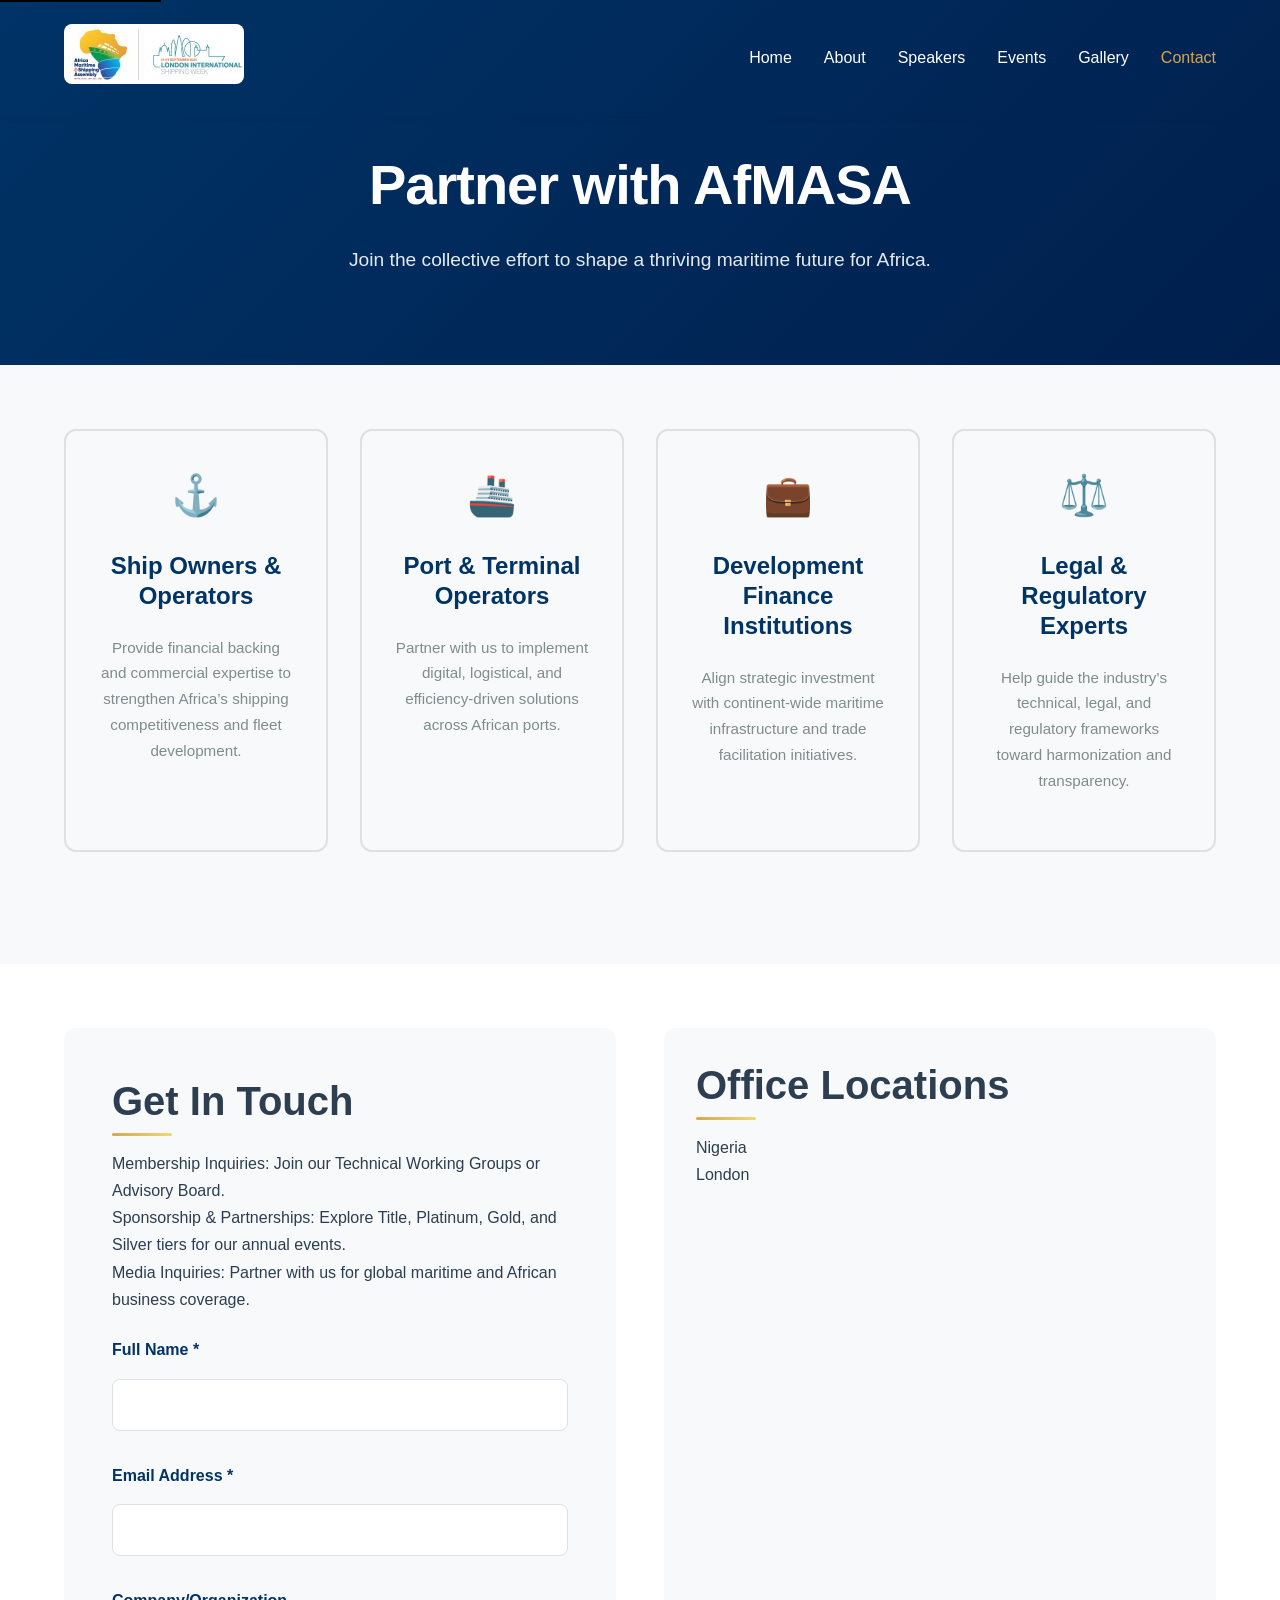
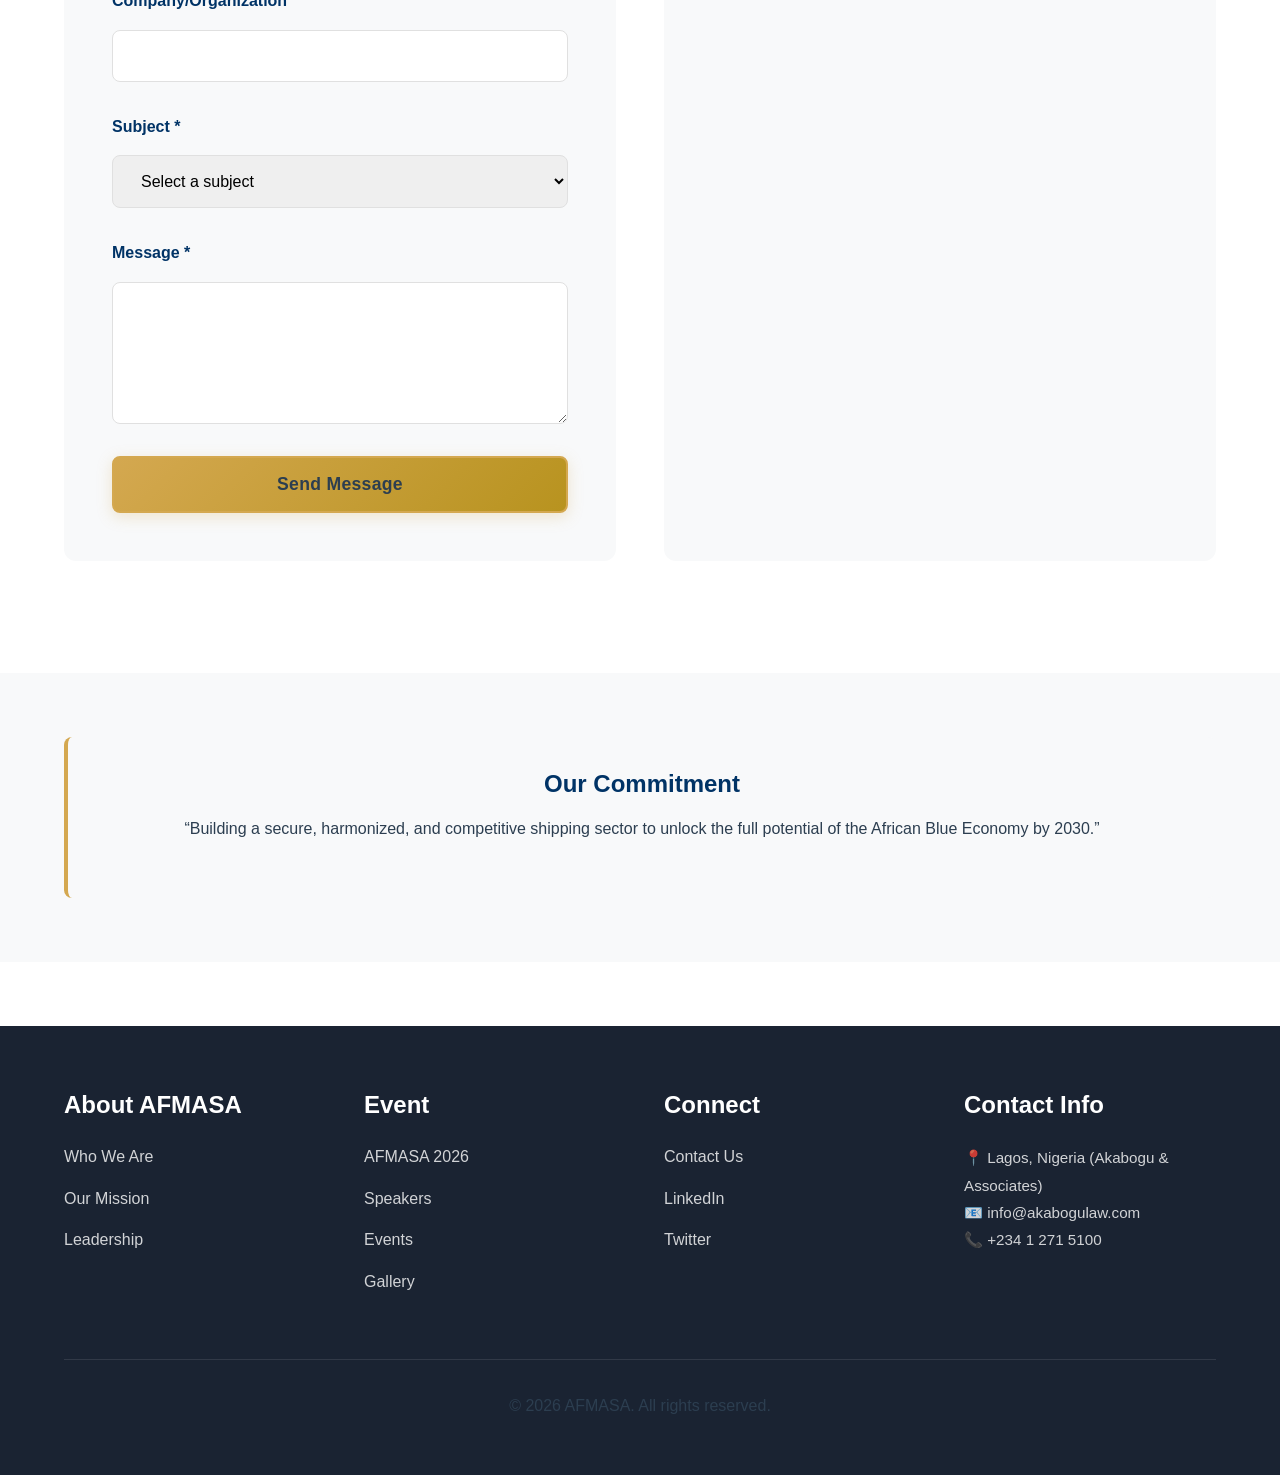
<file: contact.html>
<!DOCTYPE html>
<html lang="en">
<head>
    <meta charset="UTF-8">
    <meta name="viewport" content="width=device-width, initial-scale=1.0">
    <meta name="description" content="Partner with AfMASA to shape a thriving, secure, and harmonized maritime future for Africa.">
    <title>Contact - AFMASA</title>
    <link rel="stylesheet" href="https://code.ionicframework.com/ionicons/2.0.1/css/ionicons.min.css">
    <link rel="stylesheet" href="assets/css/style.css">
</head>
<body>
    <!-- Header & Navigation -->
    <header class="header">
        <div class="container">
            <div class="header-content">
                <div class="logo">
                    <a href="/">
                        <img src="assets/images/afmasaWebsiteLogo.jpg" alt="AFMASA Logo" class="logo-img">
                    </a>
                </div>
                <nav class="nav">
                    <button class="nav-toggle" aria-label="Toggle navigation">
                        <span></span>
                        <span></span>
                        <span></span>
                    </button>
                    <ul class="nav-menu">
                        <li><a href="index.html">Home</a></li>
                        <li><a href="about.html">About</a></li>
                        <li><a href="speakers.html">Speakers</a></li>
                        <li><a href="events.html">Events</a></li>
                        <!-- <li><a href="agenda.html">Agenda</a></li> -->
                        <li><a href="gallery.html">Gallery</a></li>
                        <li><a href="contact.html">Contact</a></li>
                    </ul>
                </nav>
            </div>
        </div>
    </header>

    <main class="main-content">
        <!-- Page Hero -->
        <section class="page-hero">
            <div class="container">
                <h1>Partner with AfMASA</h1>
                <p>Join the collective effort to shape a thriving maritime future for Africa.</p>
            </div>
        </section>

        <!-- Contact Information -->
        <section class="section">
            <div class="container">
                <div class="contact-info-grid">
                    <div class="contact-card">
                        <div class="contact-icon">⚓</div>
                        <h3>Ship Owners & Operators</h3>
                        <p>
                            Provide financial backing and commercial expertise to strengthen Africa’s shipping competitiveness and fleet development.
                        </p>
                    </div>
                    <div class="contact-card">
                        <div class="contact-icon">🚢</div>
                        <h3>Port & Terminal Operators</h3>
                        <p>
                            Partner with us to implement digital, logistical, and efficiency-driven solutions across African ports.
                        </p>
                    </div>
                    <div class="contact-card">
                        <div class="contact-icon">💼</div>
                        <h3>Development Finance Institutions</h3>
                        <p>
                            Align strategic investment with continent-wide maritime infrastructure and trade facilitation initiatives.
                        </p>
                    </div>
                    <div class="contact-card">
                        <div class="contact-icon">⚖️</div>
                        <h3>Legal & Regulatory Experts</h3>
                        <p>
                            Help guide the industry’s technical, legal, and regulatory frameworks toward harmonization and transparency.
                        </p>
                    </div>
                </div>
            </div>
        </section>

        <!-- Contact Form & Map -->
        <section class="section">
            <div class="container">
                <div class="contact-main">
                    <!-- Contact Form -->
                    <div class="contact-form-container">
                        <h2>Get In Touch</h2>
                        <p>
                            Membership Inquiries: Join our Technical Working Groups or Advisory Board.<br>
                            Sponsorship & Partnerships: Explore Title, Platinum, Gold, and Silver tiers for our annual events.<br>
                            Media Inquiries: Partner with us for global maritime and African business coverage.
                        </p>

                        <form class="contact-form" id="contactForm">
                            <div class="form-group">
                                <label for="name">Full Name *</label>
                                <input type="text" id="name" name="name" required>
                            </div>
                            <div class="form-group">
                                <label for="email">Email Address *</label>
                                <input type="email" id="email" name="email" required>
                            </div>
                            <div class="form-group">
                                <label for="company">Company/Organization</label>
                                <input type="text" id="company" name="company">
                            </div>
                            <div class="form-group">
                                <label for="subject">Subject *</label>
                                <select id="subject" name="subject" required>
                                    <option value="">Select a subject</option>
                                    <option value="membership">Membership Inquiry</option>
                                    <option value="sponsorship">Sponsorship & Partnership</option>
                                    <option value="media">Media Inquiry</option>
                                    <option value="investment">Investment & Finance</option>
                                    <option value="regulatory">Legal & Regulatory</option>
                                    <option value="other">Other Inquiry</option>
                                </select>
                            </div>
                            <div class="form-group">
                                <label for="message">Message *</label>
                                <textarea id="message" name="message" rows="6" required></textarea>
                            </div>
                            <button type="submit" class="btn btn-primary btn-large">Send Message</button>
                        </form>
                        <div class="form-message" id="formMessage"></div>
                    </div>

                    <!-- Map -->
                    <div class="map-container">
                        <h2>Office Locations</h2>
                        <div class="map-placeholder">
                            <p>
                                Nigeria<br>
                                London
                            </p>
                        </div>
                        <p class="map-info">
                            <!-- (Insert specific addresses for each office location as applicable.) -->
                        </p>
                    </div>
                </div>
            </div>
        </section>

        <!-- Vision Statement -->
        <section class="section">
            <div class="container">
                <div class="notice-box">
                    <h3>Our Commitment</h3>
                    <p>
                        “Building a secure, harmonized, and competitive shipping sector to unlock the full potential of the African Blue Economy by 2030.”
                    </p>
                </div>
            </div>
        </section>
    </main>

    <!-- Footer -->
    <footer class="footer">
        <div class="container">
            <div class="footer-content">
                <div class="footer-section">
                    <h3>About AFMASA</h3>
                    <ul>
                        <li><a href="about.html">Who We Are</a></li>
                        <li><a href="about.html">Our Mission</a></li>
                        <li><a href="about.html">Leadership</a></li>
                    </ul>
                </div>
                <div class="footer-section">
                    <h3>Event</h3>
                    <ul>
                        <li><a href="index.html#event">AFMASA 2026</a></li>
                        <li><a href="speakers.html">Speakers</a></li>
                        <li><a href="events.html">Events</a></li>
                        <li><a href="gallery.html">Gallery</a></li>
                    </ul>
                </div>
                <div class="footer-section">
                    <h3>Connect</h3>
                    <ul>
                        <li><a href="contact.html">Contact Us</a></li>
                        <li><a href="#" class="social-link">LinkedIn</a></li>
                        <li><a href="#" class="social-link">Twitter</a></li>
                    </ul>
                </div>
                <div class="footer-section">
                    <h3>Contact Info</h3>
                    <p class="footer-info">
                        📍 Lagos, Nigeria (Akabogu & Associates)<br />
                        📧 info@akabogulaw.com<br />
                        📞 +234 1 271 5100
                    </p>
                </div>
            </div>
            <div class="footer-bottom">
                <p>&copy; 2026 AFMASA. All rights reserved.</p>
            </div>
        </div>
    </footer>

    <button class="scroll-to-top" aria-label="Scroll to top">
        <i class="icon ion-arrow-up-c"></i>
    </button>

    <script src="assets/js/main.js"></script>
</body>
</html>
</file>
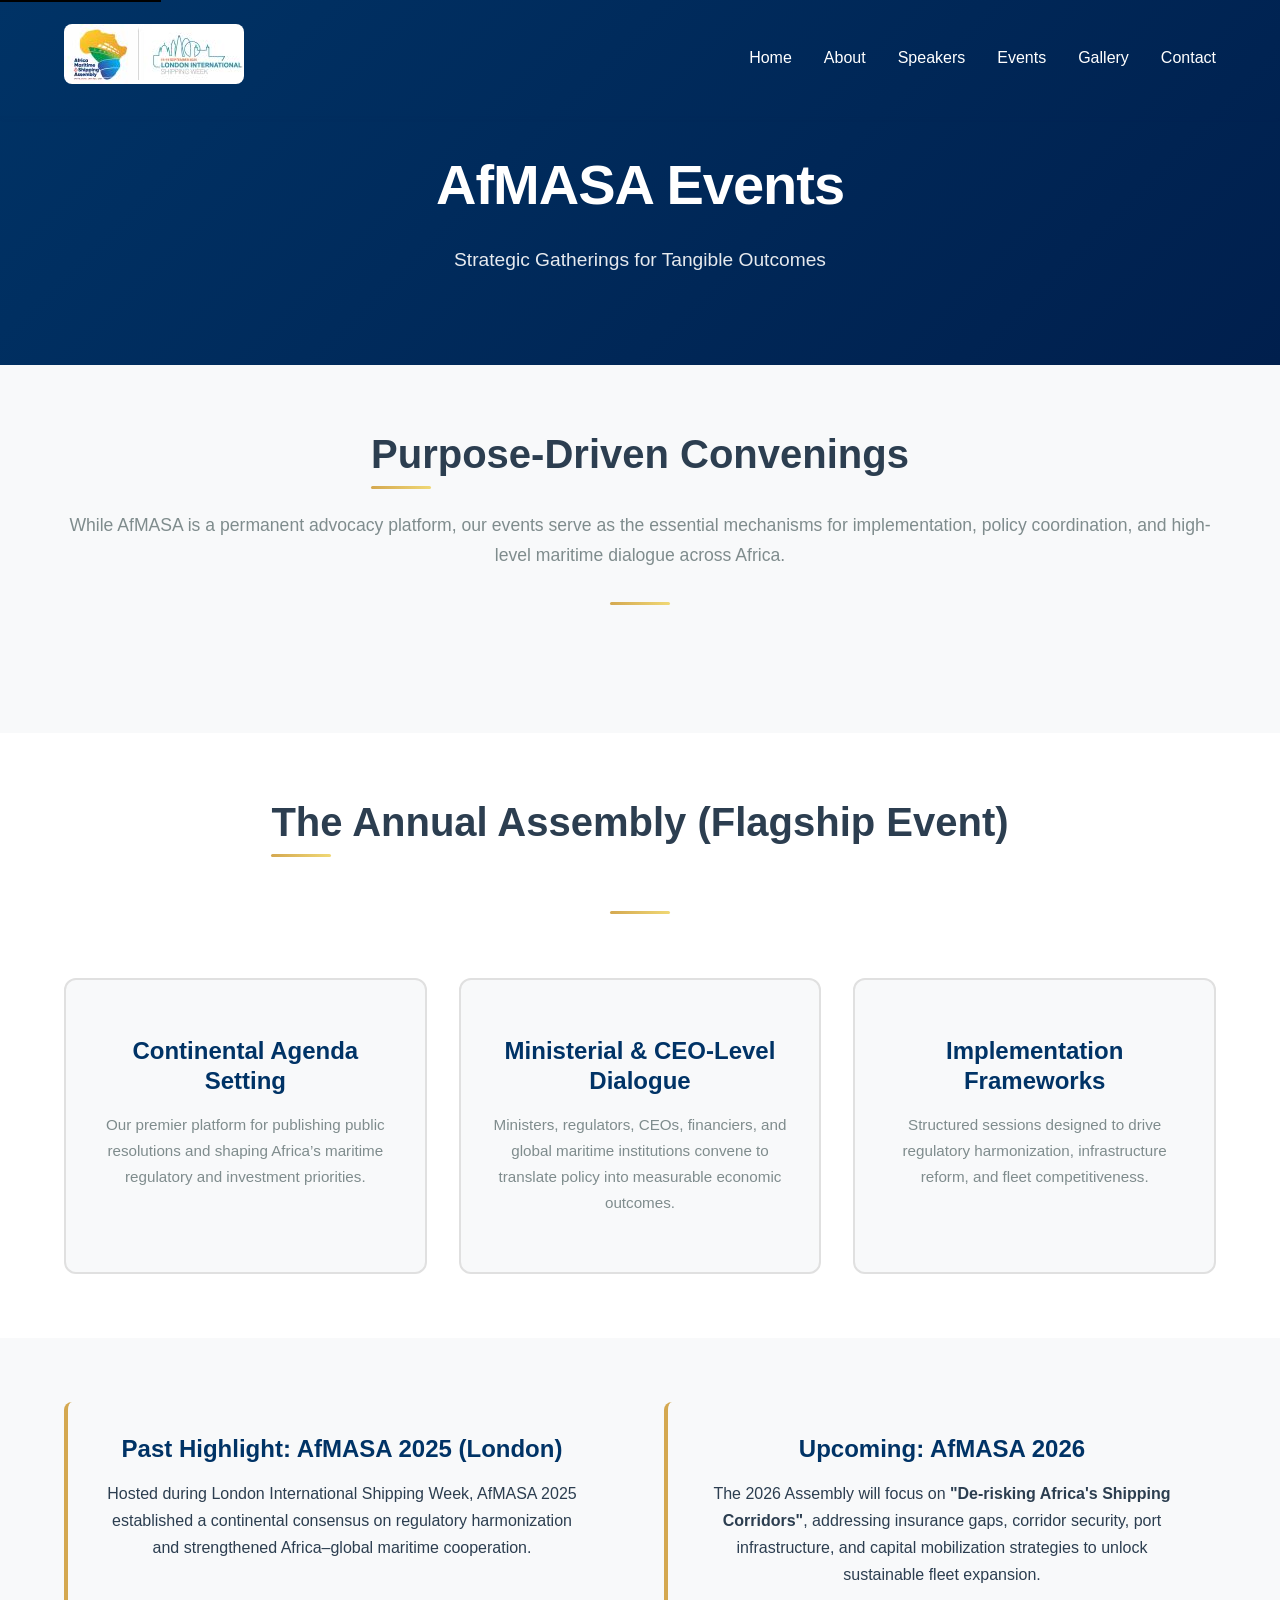
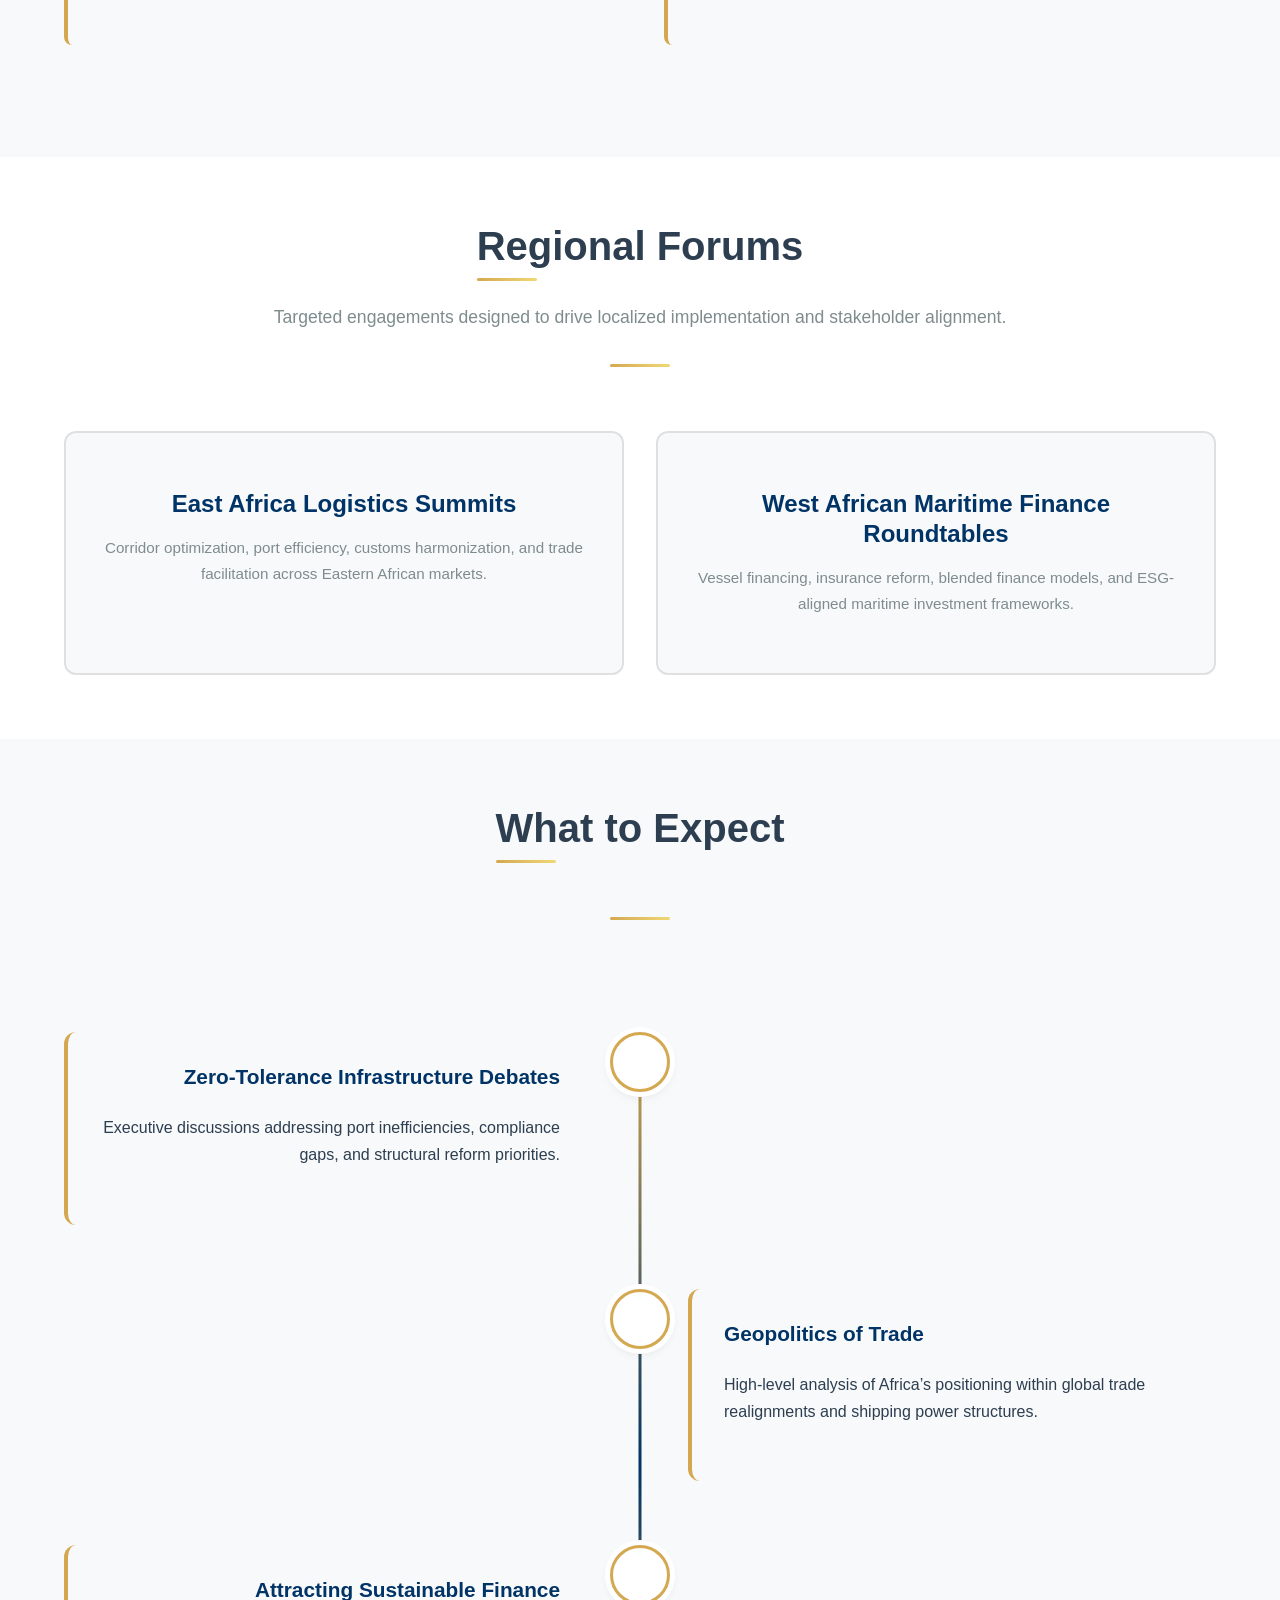
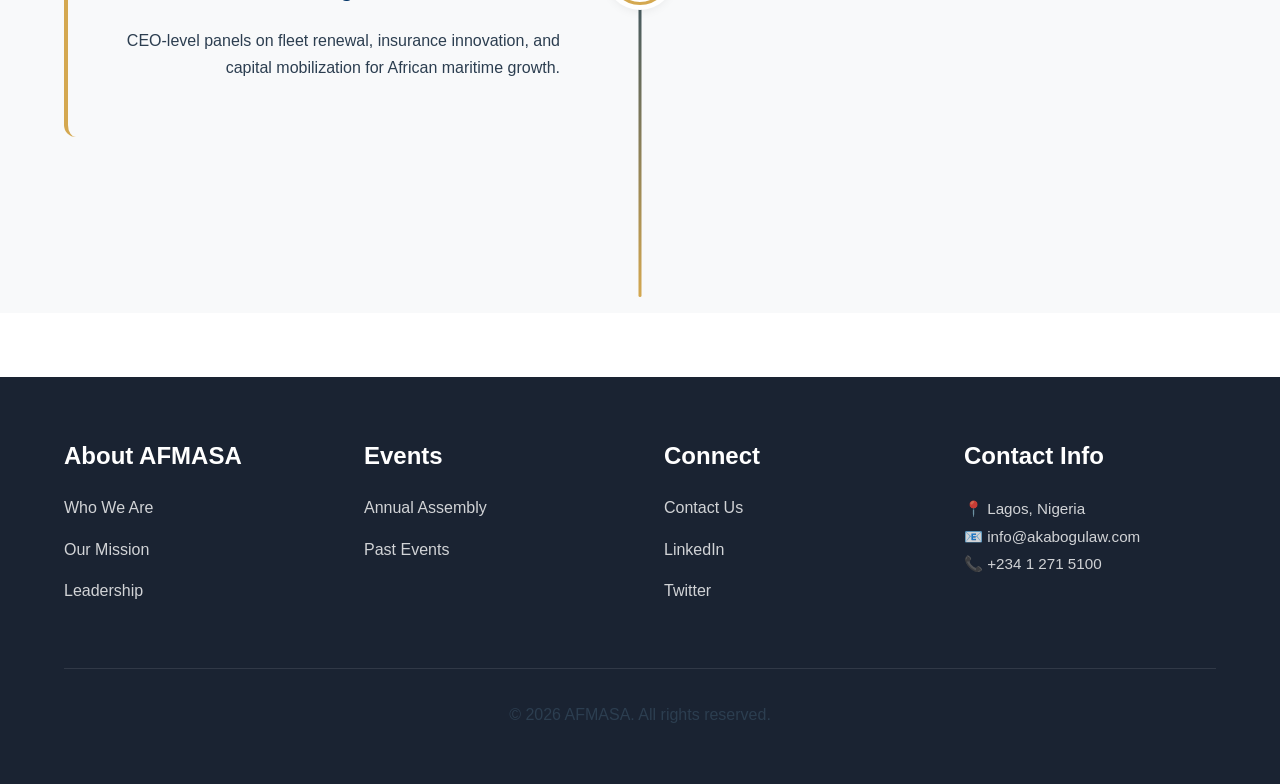
<file: events.html>
<!DOCTYPE html>
<html lang="en">
<head>
    <meta charset="UTF-8">
    <title>Events - AFMASA</title>
    <meta name="viewport" content="width=device-width, initial-scale=1.0">
    <meta name="description" content="AfMASA Events - Strategic gatherings driving maritime policy, finance, and implementation across Africa.">

    <link rel="stylesheet" href="https://code.ionicframework.com/ionicons/2.0.1/css/ionicons.min.css">
    <link rel="stylesheet" href="assets/css/style.css">
</head>

<body>

    <!-- ================= HEADER ================= -->
    <header class="header">
        <div class="container">
            <div class="header-content">
                <div class="logo">
                    <a href="/">
                        <img src="assets/images/afmasaWebsiteLogo.jpg" alt="AFMASA Logo" class="logo-img">
                    </a>
                </div>

                <nav class="nav">
                    <button class="nav-toggle" aria-label="Toggle navigation">
                        <span></span><span></span><span></span>
                    </button>

                    <ul class="nav-menu">
                        <li><a href="index.html">Home</a></li>
                        <li><a href="about.html">About</a></li>
                        <li><a href="speakers.html">Speakers</a></li>
                        <li><a href="agenda.html" class="active">Events</a></li>
                        <li><a href="gallery.html">Gallery</a></li>
                        <li><a href="contact.html">Contact</a></li>
                    </ul>
                </nav>
            </div>
        </div>
    </header>


    <main class="main-content">

        <!-- ================= HERO ================= -->
        <section class="page-hero">
            <div class="container">
                <h1>AfMASA Events</h1>
                <p>Strategic Gatherings for Tangible Outcomes</p>
            </div>
        </section>


        <!-- ================= INTRO ================= -->
        <section class="section">
            <div class="container">
                <div class="section-header">
                    <h2>Purpose-Driven Convenings</h2>
                    <p class="section-subtitle">
                        While AfMASA is a permanent advocacy platform, our events serve as the essential mechanisms
                        for implementation, policy coordination, and high-level maritime dialogue across Africa.
                    </p>
                </div>
            </div>
        </section>


        <!-- ================= ANNUAL ASSEMBLY ================= -->
        <section class="section agenda-info-cards">
            <div class="container">
                <div class="section-header">
                    <h2>The Annual Assembly (Flagship Event)</h2>
                </div>

                <div class="info-cards-grid">

                    <div class="info-card">
                        <div class="info-icon">
                            <i class="icon ion-ios-world"></i>
                        </div>
                        <h3>Continental Agenda Setting</h3>
                        <p>
                            Our premier platform for publishing public resolutions and shaping Africa’s
                            maritime regulatory and investment priorities.
                        </p>
                    </div>

                    <div class="info-card">
                        <div class="info-icon">
                            <i class="icon ion-ios-people"></i>
                        </div>
                        <h3>Ministerial & CEO-Level Dialogue</h3>
                        <p>
                            Ministers, regulators, CEOs, financiers, and global maritime institutions
                            convene to translate policy into measurable economic outcomes.
                        </p>
                    </div>

                    <div class="info-card">
                        <div class="info-icon">
                            <i class="icon ion-document-text"></i>
                        </div>
                        <h3>Implementation Frameworks</h3>
                        <p>
                            Structured sessions designed to drive regulatory harmonization,
                            infrastructure reform, and fleet competitiveness.
                        </p>
                    </div>

                </div>
            </div>
        </section>


        <!-- ================= PAST & UPCOMING ================= -->
        <section class="section">
            <div class="container">
                <div class="contact-main">

                    <div class="notice-box">
                        <h3>Past Highlight: AfMASA 2025 (London)</h3>
                        <p>
                            Hosted during London International Shipping Week,
                            AfMASA 2025 established a continental consensus on regulatory
                            harmonization and strengthened Africa–global maritime cooperation.
                        </p>
                    </div>

                    <div class="notice-box">
                        <h3>Upcoming: AfMASA 2026</h3>
                        <p>
                            The 2026 Assembly will focus on
                            <strong>"De-risking Africa's Shipping Corridors"</strong>,
                            addressing insurance gaps, corridor security, port infrastructure,
                            and capital mobilization strategies to unlock sustainable fleet expansion.
                        </p>
                    </div>

                </div>
            </div>
        </section>


        <!-- ================= REGIONAL FORUMS ================= -->
        <section class="section agenda-info-cards">
            <div class="container">
                <div class="section-header">
                    <h2>Regional Forums</h2>
                    <p class="section-subtitle">
                        Targeted engagements designed to drive localized implementation and stakeholder alignment.
                    </p>
                </div>

                <div class="info-cards-grid">

                    <div class="info-card">
                        <div class="info-icon">
                            <i class="icon ion-android-boat"></i>
                        </div>
                        <h3>East Africa Logistics Summits</h3>
                        <p>
                            Corridor optimization, port efficiency, customs harmonization,
                            and trade facilitation across Eastern African markets.
                        </p>
                    </div>

                    <div class="info-card">
                        <div class="info-icon">
                            <i class="icon ion-cash"></i>
                        </div>
                        <h3>West African Maritime Finance Roundtables</h3>
                        <p>
                            Vessel financing, insurance reform, blended finance models,
                            and ESG-aligned maritime investment frameworks.
                        </p>
                    </div>

                </div>
            </div>
        </section>


        <!-- ================= WHAT TO EXPECT ================= -->
        <section class="section">
            <div class="container">
                <div class="section-header">
                    <h2>What to Expect</h2>
                </div>

                <div class="timeline">

                    <div class="timeline-item">
                        <div class="timeline-marker">
                            <i class="icon ion-alert-circled"></i>
                        </div>
                        <div class="timeline-content">
                            <div class="timeline-details">
                                <h3>Zero-Tolerance Infrastructure Debates</h3>
                                <p>
                                    Executive discussions addressing port inefficiencies,
                                    compliance gaps, and structural reform priorities.
                                </p>
                            </div>
                        </div>
                    </div>

                    <div class="timeline-item">
                        <div class="timeline-marker">
                            <i class="icon ion-earth"></i>
                        </div>
                        <div class="timeline-content">
                            <div class="timeline-details">
                                <h3>Geopolitics of Trade</h3>
                                <p>
                                    High-level analysis of Africa’s positioning within
                                    global trade realignments and shipping power structures.
                                </p>
                            </div>
                        </div>
                    </div>

                    <div class="timeline-item">
                        <div class="timeline-marker">
                            <i class="icon ion-stats-bars"></i>
                        </div>
                        <div class="timeline-content">
                            <div class="timeline-details">
                                <h3>Attracting Sustainable Finance</h3>
                                <p>
                                    CEO-level panels on fleet renewal, insurance innovation,
                                    and capital mobilization for African maritime growth.
                                </p>
                            </div>
                        </div>
                    </div>

                </div>
            </div>
        </section>


        <!-- ================= ARCHIVED 2025 AGENDA (COMMENTED OUT) ================= -->

        <!--
        <section class="section agenda-timeline">
            <div class="container">
                <h2>AFMASA 2025 London Agenda</h2>
                <p>Full schedule archived. Event successfully concluded.</p>
            </div>
        </section>
        -->

    </main>


    <!-- ================= FOOTER ================= -->
    <footer class="footer">
        <div class="container">
            <div class="footer-content">

                <div class="footer-section">
                    <h3>About AFMASA</h3>
                    <ul>
                        <li><a href="about.html">Who We Are</a></li>
                        <li><a href="about.html">Our Mission</a></li>
                        <li><a href="about.html">Leadership</a></li>
                    </ul>
                </div>

                <div class="footer-section">
                    <h3>Events</h3>
                    <ul>
                        <li><a href="agenda.html">Annual Assembly</a></li>
                        <li><a href="gallery.html">Past Events</a></li>
                    </ul>
                </div>

                <div class="footer-section">
                    <h3>Connect</h3>
                    <ul>
                        <li><a href="contact.html">Contact Us</a></li>
                        <li><a href="#">LinkedIn</a></li>
                        <li><a href="#">Twitter</a></li>
                    </ul>
                </div>

                <div class="footer-section">
                    <h3>Contact Info</h3>
                    <p class="footer-info">
                        📍 Lagos, Nigeria<br>
                        📧 info@akabogulaw.com<br>
                        📞 +234 1 271 5100
                    </p>
                </div>

            </div>

            <div class="footer-bottom">
                <p>&copy; 2026 AFMASA. All rights reserved.</p>
            </div>
        </div>
    </footer>

    <button class="scroll-to-top" aria-label="Scroll to top">
        <i class="icon ion-arrow-up-c"></i>
    </button>

    <script src="assets/js/main.js"></script>

</body>
</html>
</file>
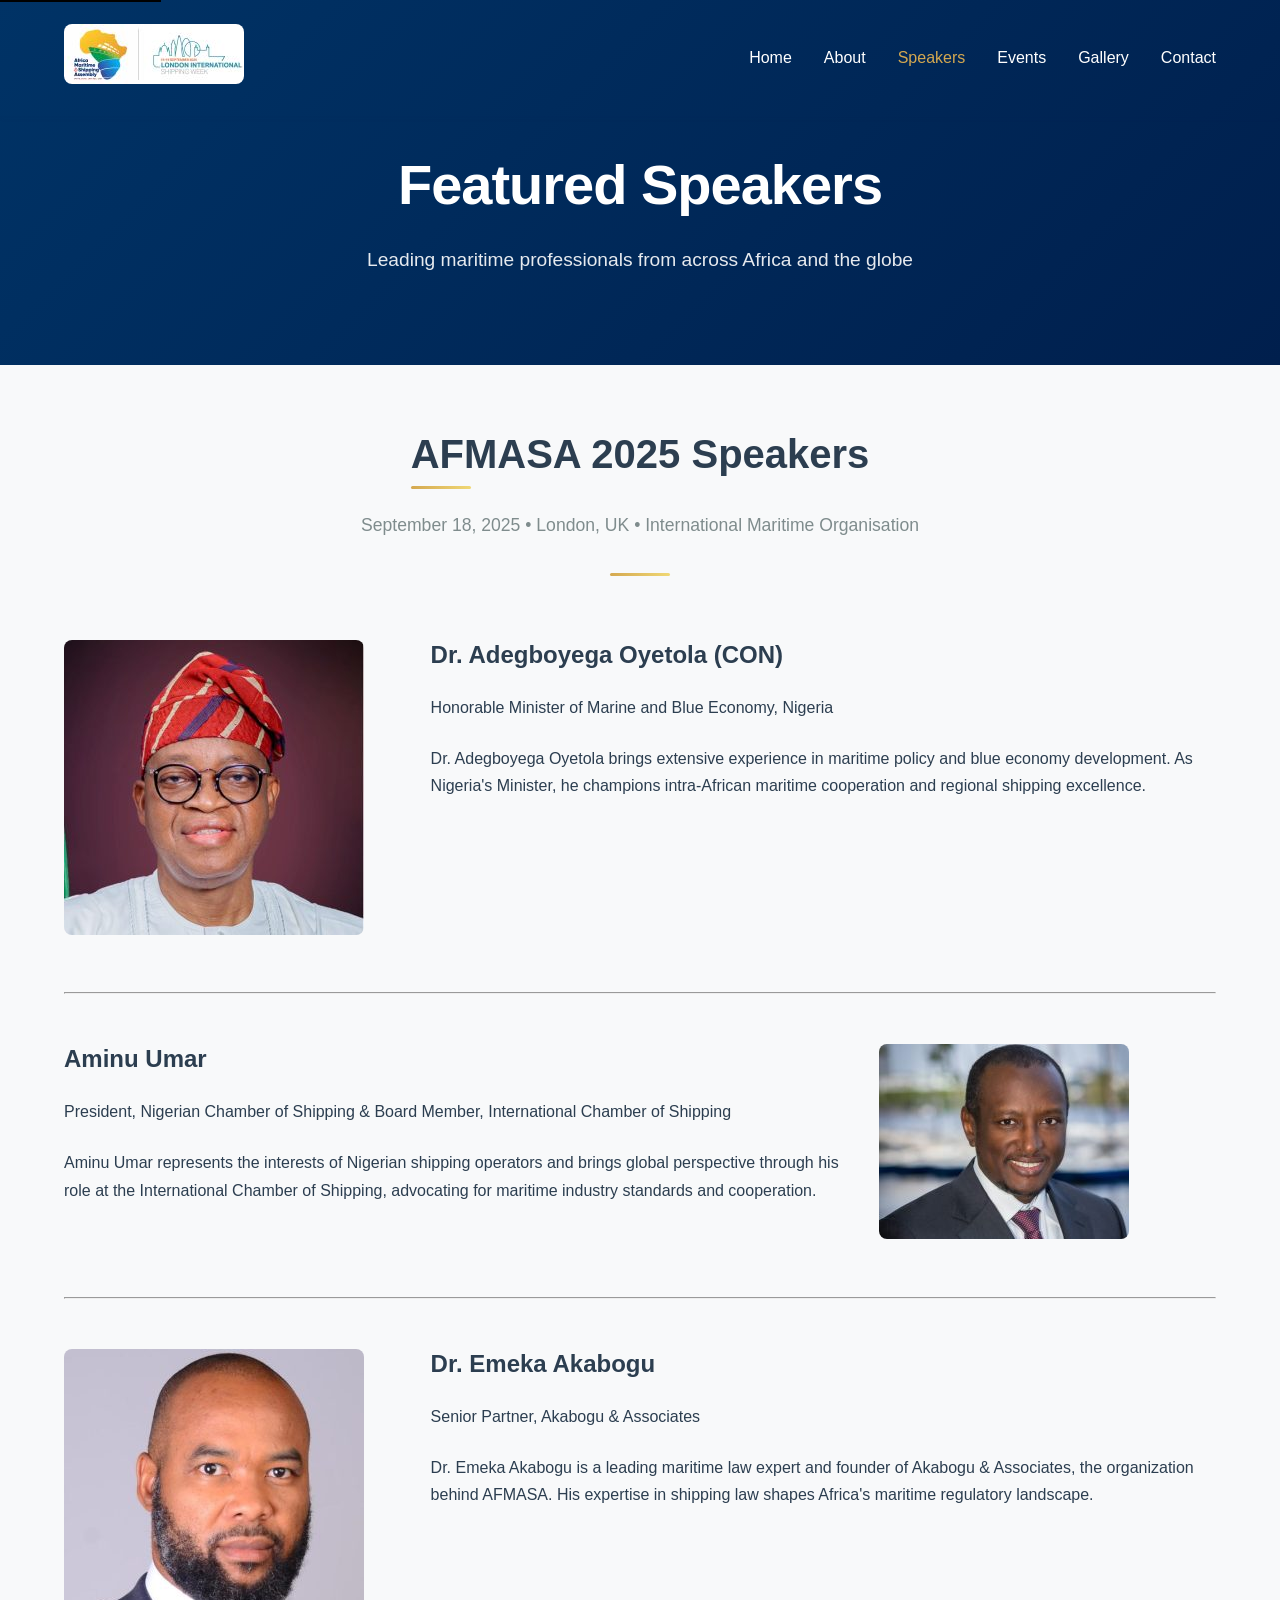
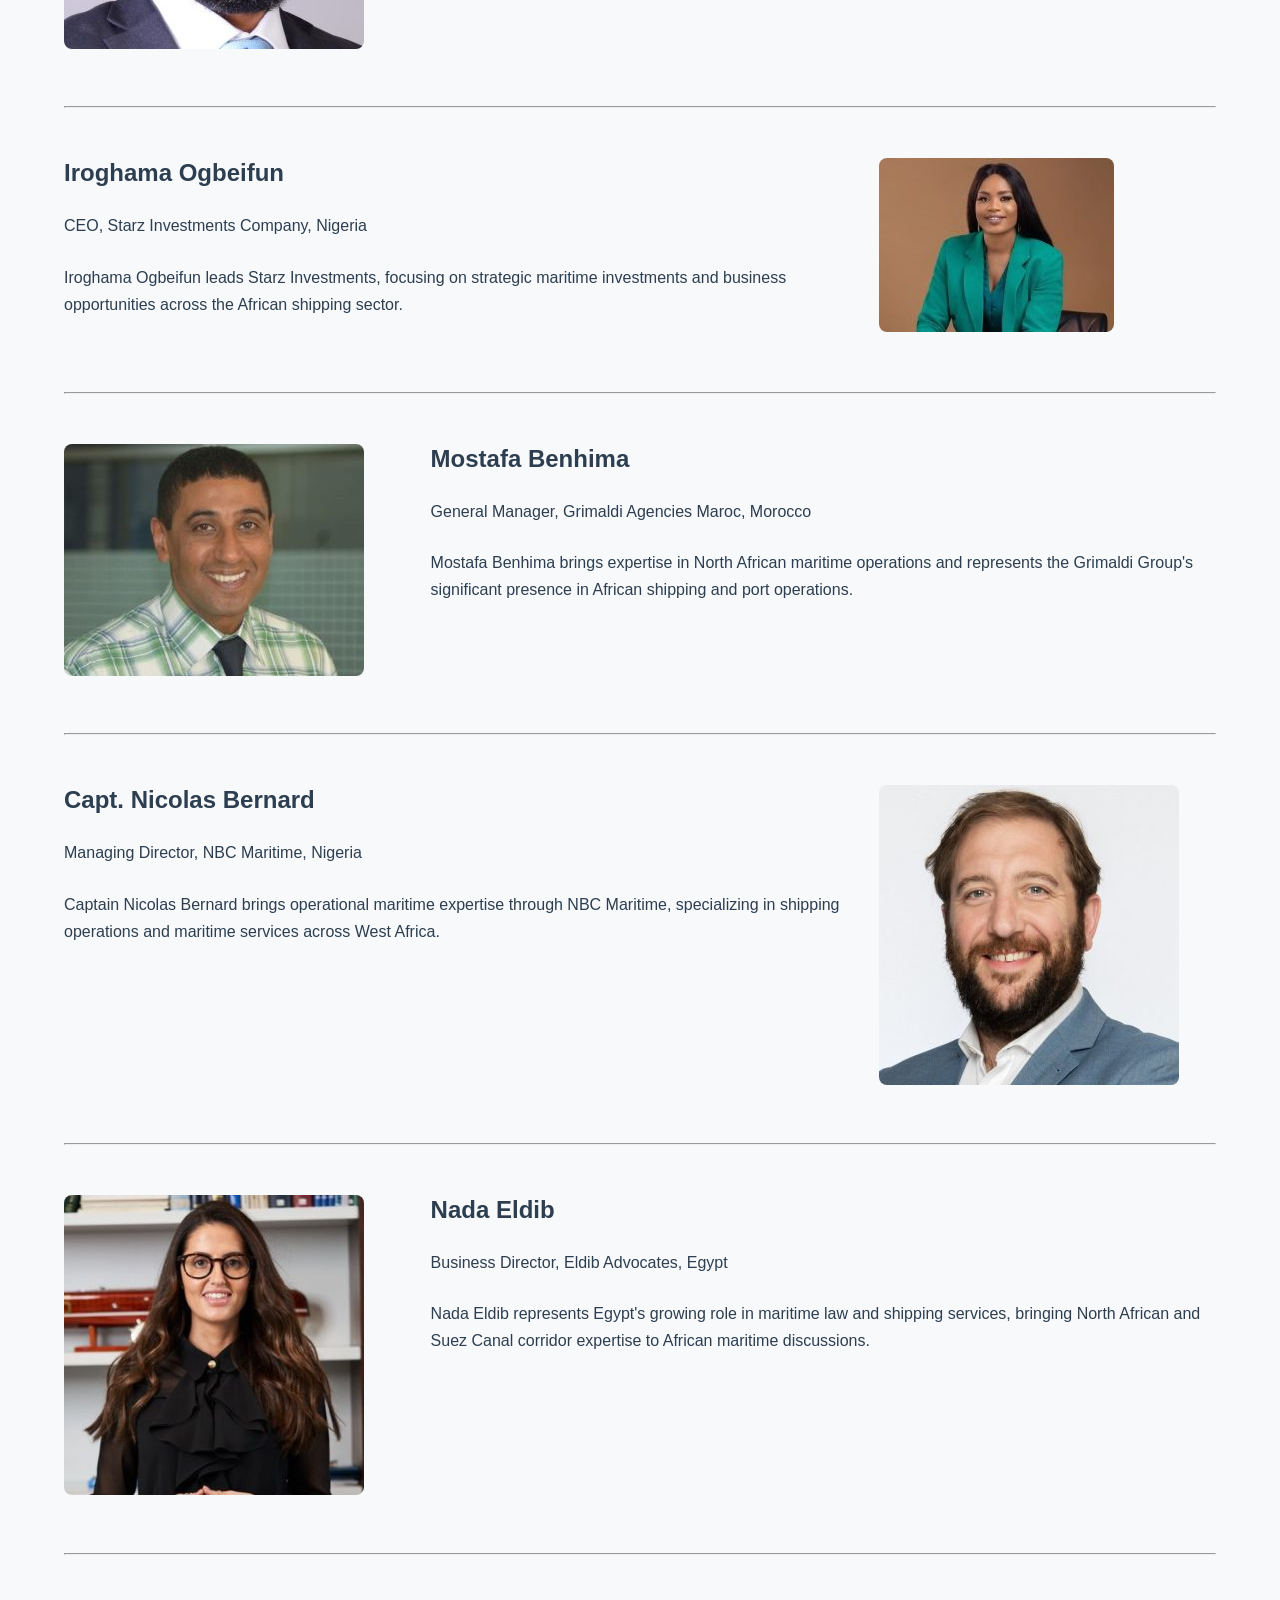
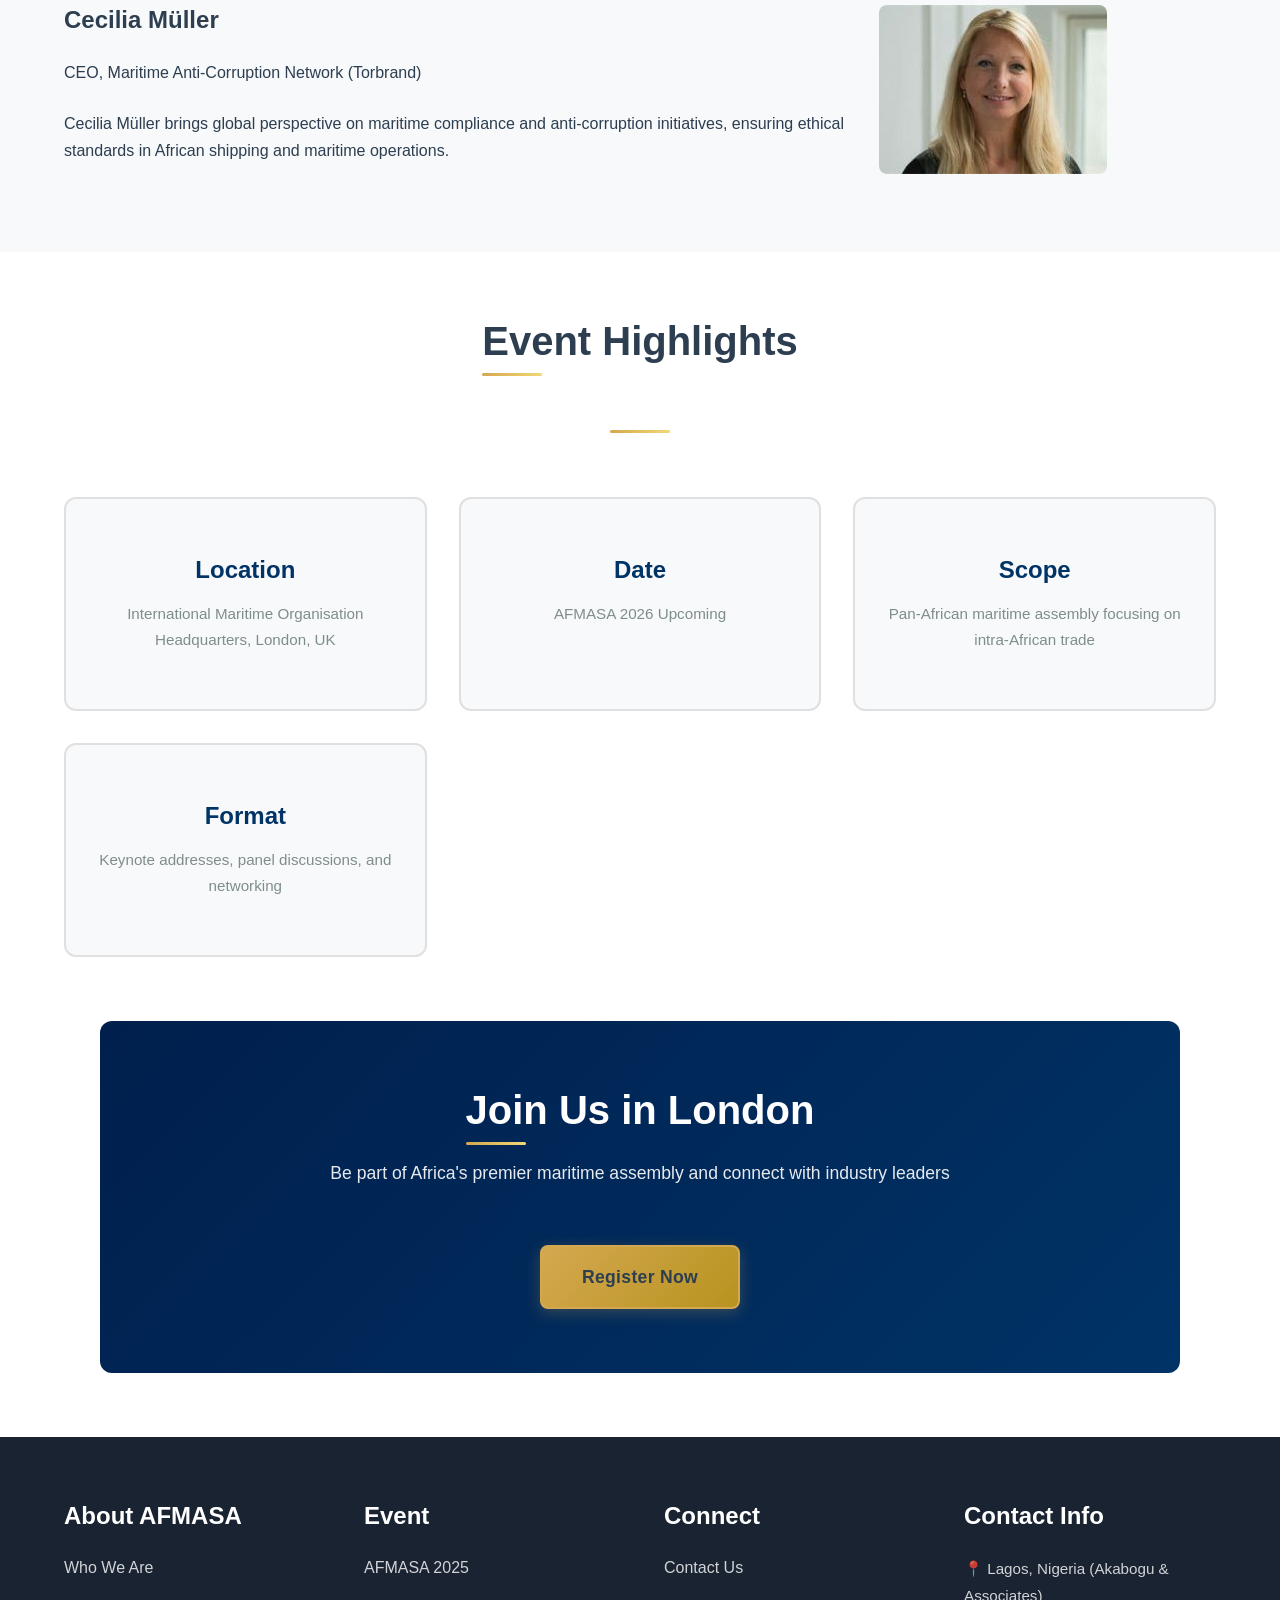
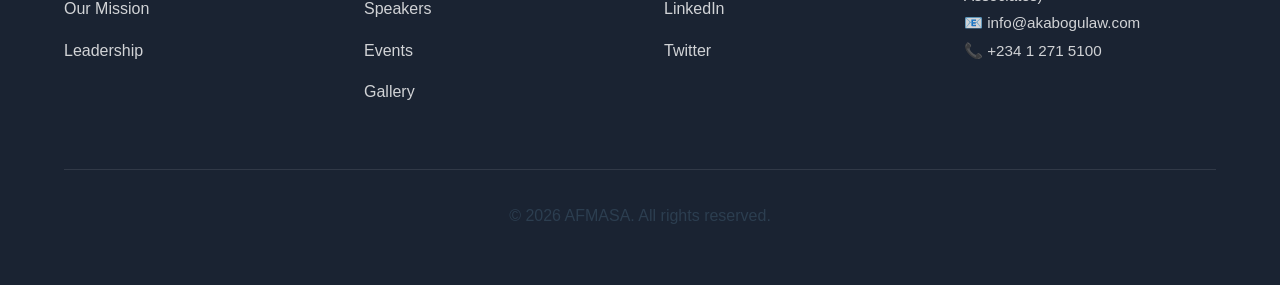
<file: speakers.html>
<!DOCTYPE html>
<html lang="en">
<head>
    <meta charset="UTF-8">
    <meta name="viewport" content="width=device-width, initial-scale=1.0">
    <meta name="description" content="AFMASA 2025 Speakers - Meet the industry leaders and experts speaking at Africa Maritime and Shipping Assembly.">
    <title>Speakers - AFMASA 2025</title>
    <link rel="stylesheet" href="https://code.ionicframework.com/ionicons/2.0.1/css/ionicons.min.css">
    <link rel="stylesheet" href="assets/css/style.css">
</head>
<body>
    <!-- Header & Navigation -->
    <header class="header">
        <div class="container">
            <div class="header-content">
                <div class="logo">
                    <a href="/">
                        <img src="assets/images/afmasaWebsiteLogo.jpg" alt="AFMASA Logo" class="logo-img">
                    </a>
                </div>
                <nav class="nav">
                    <button class="nav-toggle" aria-label="Toggle navigation">
                        <span></span>
                        <span></span>
                        <span></span>
                    </button>
                    <ul class="nav-menu">
                        <li><a href="index.html">Home</a></li>
                        <li><a href="about.html">About</a></li>
                        <li><a href="speakers.html">Speakers</a></li>
                        <li><a href="events.html">Events</a></li>
                        <!-- <li><a href="agenda.html">Agenda</a></li> -->
                        <li><a href="gallery.html">Gallery</a></li>
                        <li><a href="contact.html">Contact</a></li>
                    </ul>
                </nav>
            </div>
        </div>
    </header>

    <main class="main-content">
        <!-- Page Hero -->
        <section class="page-hero">
            <div class="container">
                <h1>Featured Speakers</h1>
                <p>Leading maritime professionals from across Africa and the globe</p>
            </div>
        </section>

        <!-- Speakers Section -->
        <section class="section speakers-section">
            <div class="container">
                <div class="section-header">
                    <h2>AFMASA 2025 Speakers</h2>
                    <p class="section-subtitle">September 18, 2025 • London, UK • International Maritime Organisation</p>
                </div>
                
                <div class="speakers-list">
                    <!-- Speaker 1: Dr. Adegboyega Oyetola -->
                    <div class="speaker-card">
                        <div class="speaker-image">
                            <img src="assets/images/speakers/WhatsApp-Image-2025-09-03-at-10.10.59_72aa9011-e1756892450350-300x295.jpg.jpeg" alt="Dr. Adegboyega Oyetola">
                        </div>
                        <div class="speaker-content">
                            <h3>Dr. Adegboyega Oyetola (CON)</h3>
                            <p class="speaker-title">Honorable Minister of Marine and Blue Economy, Nigeria</p>
                            <p class="speaker-bio">Dr. Adegboyega Oyetola brings extensive experience in maritime policy and blue economy development. As Nigeria's Minister, he champions intra-African maritime cooperation and regional shipping excellence.</p>
                        </div>
                    </div>

                    <hr>
                    <!-- Speaker 2: Aminu Umar -->
                    <div class="speaker-card right">
                        <div class="speaker-image">
                            <img src="assets/images/speakers/AMinuUmar-e1756134253144.jpg.jpeg" alt="Aminu Umar">
                        </div>
                        <div class="speaker-content">
                            <h3>Aminu Umar</h3>
                            <p class="speaker-title">President, Nigerian Chamber of Shipping & Board Member, International Chamber of Shipping</p>
                            <p class="speaker-bio">Aminu Umar represents the interests of Nigerian shipping operators and brings global perspective through his role at the International Chamber of Shipping, advocating for maritime industry standards and cooperation.</p>
                        </div>
                    </div>
<hr>
                    <!-- Speaker 3: Dr. Emeka Akabogu -->
                    <div class="speaker-card">
                        <div class="speaker-image">
                            <img src="assets/images/speakers\EmekaAkabogu.jpeg" alt="Dr. Emeka Akabogu">
                        </div>
                        <div class="speaker-content">
                            <h3>Dr. Emeka Akabogu</h3>
                            <p class="speaker-title">Senior Partner, Akabogu & Associates</p>
                            <p class="speaker-bio">Dr. Emeka Akabogu is a leading maritime law expert and founder of Akabogu & Associates, the organization behind AFMASA. His expertise in shipping law shapes Africa's maritime regulatory landscape.</p>
                        </div>
                    </div>
<hr>
                    <!-- Speaker 4: Iroghama Ogbeifun -->
                    <div class="speaker-card right">
                        <div class="speaker-image">
                            <img src="assets/images/speakers/IroghamaOgbeifun-e1756134546446.jpg.jpeg" alt="Iroghama Ogbeifun">
                        </div>
                        <div class="speaker-content">
                            <h3>Iroghama Ogbeifun</h3>
                            <p class="speaker-title">CEO, Starz Investments Company, Nigeria</p>
                            <p class="speaker-bio">Iroghama Ogbeifun leads Starz Investments, focusing on strategic maritime investments and business opportunities across the African shipping sector.</p>
                        </div>
                    </div>
                    <hr>

                    <!-- Speaker 5: Mostafa Benhima -->
                    <div class="speaker-card">
                        <div class="speaker-image">
                            <img src="assets/images/speakers/MostafaBenhima-1-e1756134449328.jpeg" alt="Mostafa Benhima">
                        </div>
                        <div class="speaker-content">
                            <h3>Mostafa Benhima</h3>
                            <p class="speaker-title">General Manager, Grimaldi Agencies Maroc, Morocco</p>
                            <p class="speaker-bio">Mostafa Benhima brings expertise in North African maritime operations and represents the Grimaldi Group's significant presence in African shipping and port operations.</p>
                        </div>
                    </div>
<hr>
                    <!-- Speaker 6: Capt. Nicolas Bernard -->
                    <div class="speaker-card right">
                        <div class="speaker-image">
                            <img src="assets/images/speakers\CNB-300x300.jpeg" alt="Capt. Nicolas Bernard">
                        </div>
                        <div class="speaker-content">
                            <h3>Capt. Nicolas Bernard</h3>
                            <p class="speaker-title">Managing Director, NBC Maritime, Nigeria</p>
                            <p class="speaker-bio">Captain Nicolas Bernard brings operational maritime expertise through NBC Maritime, specializing in shipping operations and maritime services across West Africa.</p>
                        </div>
                    </div>
<hr>
                    <!-- Speaker 7: Nada Eldib -->
                    <div class="speaker-card">
                        <div class="speaker-image">
                            <img src="assets/images/speakers/nadia-300x300.jpeg" alt="Nada Eldib">
                        </div>
                        <div class="speaker-content">
                            <h3>Nada Eldib</h3>
                            <p class="speaker-title">Business Director, Eldib Advocates, Egypt</p>
                            <p class="speaker-bio">Nada Eldib represents Egypt's growing role in maritime law and shipping services, bringing North African and Suez Canal corridor expertise to African maritime discussions.</p>
                        </div>
                    </div>
<hr>
                    <!-- Speaker 8: Cecilia Müller -->
                    <div class="speaker-card right">
                        <div class="speaker-image">
                            <img src="assets/images/speakers/ceciliaMuller-e1756134497277.jpg.jpeg" alt="Cecilia Müller">
                        </div>
                        <div class="speaker-content">
                            <h3>Cecilia Müller</h3>
                            <p class="speaker-title">CEO, Maritime Anti-Corruption Network (Torbrand)</p>
                            <p class="speaker-bio">Cecilia Müller brings global perspective on maritime compliance and anti-corruption initiatives, ensuring ethical standards in African shipping and maritime operations.</p>
                        </div>
                    </div>
                </div>
            </div>
        </section>

        <!-- Event Highlights -->
        <section class="section">
            <div class="container">
                <div class="section-header">
                    <h2>Event Highlights</h2>
                </div>
                <div class="info-cards-grid">
                    <div class="info-card">
                        <div class="info-icon">
                            <i class="icon ion-location"></i>
                        </div>
                        <h3>Location</h3>
                        <p>International Maritime Organisation Headquarters, London, UK</p>
                    </div>
                    <div class="info-card">
                        <div class="info-icon">
                            <i class="icon ion-calendar"></i>
                        </div>
                        <h3>Date</h3>
                        <p>AFMASA 2026 Upcoming</p>
                    </div>
                    <div class="info-card">
                        <div class="info-icon">
                            <i class="icon ion-earth"></i>
                        </div>
                        <h3>Scope</h3>
                        <p>Pan-African maritime assembly focusing on intra-African trade</p>
                    </div>
                    <div class="info-card">
                        <div class="info-icon">
                            <i class="icon ion-microphone"></i>
                        </div>
                        <h3>Format</h3>
                        <p>Keynote addresses, panel discussions, and networking</p>
                    </div>
                </div>
            </div>
        </section>

        <!-- CTA Section -->
        <section class="section cta-banner">
            <div class="container">
                <h2>Join Us in London</h2>
                <p>Be part of Africa's premier maritime assembly and connect with industry leaders</p>
                <a href="contact.html" class="btn btn-primary btn-large">Register Now</a>
            </div>
        </section>
    </main>

    <!-- Footer -->
    <footer class="footer">
        <div class="container">
            <div class="footer-content">
                <div class="footer-section">
                    <h3>About AFMASA</h3>
                    <ul>
                        <li><a href="about.html">Who We Are</a></li>
                        <li><a href="about.html">Our Mission</a></li>
                        <li><a href="about.html">Leadership</a></li>
                    </ul>
                </div>
                <div class="footer-section">
                    <h3>Event</h3>
                    <ul>
                        <li><a href="index.html#event">AFMASA 2025</a></li>
                        <li><a href="speakers.html">Speakers</a></li>
                        <li><a href="events.html">Events</a></li>
                        <li><a href="gallery.html">Gallery</a></li>
                    </ul>
                </div>
                <div class="footer-section">
                    <h3>Connect</h3>
                    <ul>
                        <li><a href="contact.html">Contact Us</a></li>
                        <li><a href="#" class="social-link">LinkedIn</a></li>
                        <li><a href="#" class="social-link">Twitter</a></li>
                    </ul>
                </div>
                <div class="footer-section">
                    <h3>Contact Info</h3>
                    <p class="footer-info">
                        📍 Lagos, Nigeria (Akabogu & Associates)<br />
                        📧 info@akabogulaw.com<br />
                        📞 +234 1 271 5100
                    </p>
                </div>
            </div>
            <div class="footer-bottom">
                <p>&copy; 2026 AFMASA. All rights reserved.</p>
            </div>
        </div>
    </footer>

    <!-- Scroll to Top Button -->
    <button class="scroll-to-top" aria-label="Scroll to top">
        <i class="icon ion-arrow-up-c"></i>
    </button>

    <script src="assets/js/main.js"></script>
</body>
</html>
</file>
<file: assets/css/style.css>
/* ========= ROOT VARIABLES ========== */
:root {
    /* Colors */
    --primary: #003366;          /* Deep blue/navy */
    --primary-dark: #001f4d;     /* Darker navy */
    --primary-light: #0055b3;    /* Lighter blue */
    --secondary: #d4a850;        /* Gold/amber */
    --secondary-dark: #b8931f;   /* Darker gold */
    --secondary-light: #f0d875;  /* Lighter gold */
    
    --text-dark: #2c3e50;        /* Dark text */
    --text-light: #7f8c8d;       /* Light text */
    --text-white: #ffffff;       /* White text */
    
    --bg-primary: #ffffff;       /* White background */
    --bg-secondary: #f8f9fa;     /* Light gray background */
    --bg-dark: #1a2332;          /* Dark background */
    
    --border: #e0e0e0;           /* Border color */
    --shadow: rgba(0, 51, 102, 0.1);
    --shadow-dark: rgba(0, 0, 0, 0.2);
    
    /* Typography */
    --font-primary: -apple-system, BlinkMacSystemFont, 'Segoe UI', Roboto, 'Helvetica Neue', Arial, sans-serif;
    --font-heading: -apple-system, BlinkMacSystemFont, 'Segoe UI', Roboto, 'Helvetica Neue', Arial, sans-serif;
    
    /* Spacing */
    --spacing-xs: 0.5rem;
    --spacing-sm: 1rem;
    --spacing-md: 1.5rem;
    --spacing-lg: 2rem;
    --spacing-xl: 3rem;
    --spacing-xxl: 4rem;
    
    /* Border Radius */
    --radius-sm: 4px;
    --radius-md: 8px;
    --radius-lg: 12px;
    
    /* Transitions */
    --transition: all 0.3s cubic-bezier(0.25, 0.46, 0.45, 0.94);
    --transition-fast: all 0.2s cubic-bezier(0.25, 0.46, 0.45, 0.94);
}

/* ========== RESET & GLOBAL ========== */
* {
    margin: 0;
    padding: 0;
    box-sizing: border-box;
}

html {
    scroll-behavior: smooth;
}

body {
    font-family: var(--font-primary);
    color: var(--text-dark);
    background-color: var(--bg-primary);
    line-height: 1.6;
    font-size: 16px;
    padding-top: 0;
}

a {
    color: var(--primary);
    text-decoration: none;
    transition: var(--transition);
}

a:hover {
    color: var(--secondary);
}

/* ========== TYPOGRAPHY ========== */
h1, h2, h3, h4, h5, h6 {
    font-family: var(--font-heading);
    font-weight: 700;
    line-height: 1.25;
    margin-bottom: var(--spacing-md);
    color: var(--text-dark);
}

h1 {
    font-size: 3.5rem;
    font-weight: 800;
    letter-spacing: -1px;
}

h2 {
    font-size: 2.5rem;
    font-weight: 700;
    position: relative;
    display: inline-block;
}

h2::after {
    content: '';
    position: absolute;
    bottom: -10px;
    left: 0;
    width: 60px;
    height: 3px;
    background: linear-gradient(90deg, var(--secondary) 0%, var(--secondary-light) 100%);
    border-radius: 2px;
}

h3 {
    font-size: 1.5rem;
    font-weight: 600;
}

h4 {
    font-size: 1.25rem;
    font-weight: 600;
}

p {
    margin-bottom: var(--spacing-md);
    color: var(--text-dark);
    line-height: 1.7;
}

.section-subtitle {
    font-size: 1.1rem;
    color: var(--text-light);
    margin-bottom: var(--spacing-lg);
}

/* ========== CONTAINER ========== */
.container {
    max-width: 1200px;
    margin: 0 auto;
    padding: 0 var(--spacing-md);
}

/* ========== SECTIONS ========== */
.section {
    padding: var(--spacing-xxl) 0;
}

.section:nth-child(even) {
    background-color: var(--bg-secondary);
}

.section-header {
    text-align: center;
    margin-bottom: var(--spacing-xxl);
}

.section-header h2 {
    margin-bottom: var(--spacing-lg);
}

.section-header::after {
    content: '';
    display: block;
    width: 60px;
    height: 3px;
    background: linear-gradient(90deg, var(--secondary) 0%, var(--secondary-light) 100%);
    margin: var(--spacing-lg) auto 0;
    border-radius: 2px;
}

.section-center {
    text-align: center;
}

.section-cta {
    text-align: center;
    margin-top: var(--spacing-xl);
    display: flex;
    gap: 20px;
    justify-content: center;
}

/* ========== HEADER & NAVIGATION ========== */
.header {
    background-color: transparent;
    border-bottom: none;
    position: fixed;
    top: 0;
    left: 0;
    right: 0;
    z-index: 1000;
    box-shadow: none;
    transition: var(--transition);
    backdrop-filter: none;
}

.header.scrolled {
    background-color: rgba(255, 255, 255, 0.98);
    border-bottom: 1px solid var(--border);
    box-shadow: 0 4px 20px rgba(0, 0, 0, 0.1);
    backdrop-filter: blur(10px);
}

.header-content {
    display: flex;
    justify-content: space-between;
    align-items: center;
    padding: var(--spacing-md) 0;
    transition: var(--transition);
}

.logo {
    display: flex;
    align-items: center;
    gap: var(--spacing-sm);
    letter-spacing: 1px;
    transition: var(--transition);
}


.header.scrolled .logo-text {
    color: var(--primary);
}

.logo-img {
    width: auto;
    height: 60px;
    object-fit: contain;
    transition: var(--transition);
    border-radius: 8px;

}

.logo:hover .logo-img {
    transform: scale(1.05);
}

.nav-menu {
    display: flex;
    list-style: none;
    gap: var(--spacing-lg);
    align-items: center;
}

.nav-menu a {
    font-weight: 500;
    color: var(--text-white);
    position: relative;
    transition: var(--transition-fast);
    padding: 0.5rem 0;
}

.nav-menu a::after {
    content: '';
    position: absolute;
    bottom: -4px;
    left: 0;
    width: 0;
    height: 2px;
    background: linear-gradient(90deg, var(--secondary) 0%, var(--secondary-light) 100%);
    transition: width 0.4s cubic-bezier(0.25, 0.46, 0.45, 0.94);
}

.nav-menu a:hover {
    color: var(--secondary);
}

.nav-menu a:hover::after {
    width: 100%;
}

.header.scrolled .nav-menu a {
    color: var(--text-dark);
}

.header.scrolled .nav-menu a:hover {
    color: var(--secondary);
}

.nav-toggle {
    display: none;
    flex-direction: column;
    cursor: pointer;
    background: none;
    border: none;
    gap: 5px;
    padding: 0.5rem;
}

.nav-toggle span {
    width: 25px;
    height: 3px;
    background-color: var(--text-white);
    transition: var(--transition-fast);
    border-radius: 2px;
}

.header.scrolled .nav-toggle span {
    background-color: var(--primary);
}

/* ========== HERO SECTION ========== */
.hero {
    position: relative;
    min-height: 90vh;
    display: flex;
    align-items: center;
    justify-content: center;
    text-align: center;
    color: var(--text-white);
    overflow: hidden;
    margin-top: 0;
}
.hero-media {
  position: absolute;
  inset: 0;
  overflow: hidden;
  /* z-index: 1; */
}

.hero-video {
  position: absolute;
  top: 0;
  left: 0;
  width: 100%;
  height: 120%; /* important: extra height */
  object-fit: cover;
  transform: translateY(0);
  will-change: transform;
}


.hero-background {
    position: absolute;
    top: 0;
    left: 0;
    right: 0;
    bottom: 0;
   background:
  linear-gradient(rgba(0, 0, 0, 0.3), rgba(0, 0, 0, 0.3)),
  linear-gradient(
    135deg,
    rgba(10, 58, 90, 0.6) 0%,
    rgba(0, 31, 77, 0.7) 50%,
    rgba(13, 45, 71, 0.6) 100%
  );

    z-index: 1;
}

.hero-content {
    position: relative;
    z-index: 2;
    max-width: 900px;
    padding: var(--spacing-xl);
    margin-top: var(--spacing-xxl);
    animation: heroFadeIn 1s ease-out 0.2s both;
}

.hero-title {
    font-size: 3.1rem;
    font-weight: 800;
    margin-bottom: var(--spacing-lg);
    margin-top: var(--spacing-lg);
    color: var(--text-white);
    line-height: 1.15;
    letter-spacing: -1px;
    animation: heroSlideInDown 0.9s cubic-bezier(0.34, 1.56, 0.64, 1);
}

.hero-title::after {
    content: '';
    display: block;
    width: 80px;
    height: 4px;
    background: linear-gradient(90deg, var(--secondary) 0%, var(--secondary-light) 100%);
    margin: var(--spacing-md) auto 0;
    border-radius: 2px;
    animation: expandWidth 0.8s ease 0.6s both;
}

.hero-subtitle {
    font-size: 1.2rem;
    margin-bottom: var(--spacing-xl);
    color: rgba(255, 255, 255, 0.95);
    font-weight: 300;
    letter-spacing: 0.5px;
    line-height: 1.5;
    animation: heroSlideInUp 0.9s cubic-bezier(0.34, 1.56, 0.64, 1) 0.2s both;
}

.cta-buttons {
    display: flex;
    gap: var(--spacing-lg);
    justify-content: center;
    flex-wrap: wrap;
    animation: heroFadeIn 0.9s ease 0.4s both;
}

@keyframes heroFadeIn {
    from {
        opacity: 0;
    }
    to {
        opacity: 1;
    }
}

@keyframes heroSlideInDown {
    from {
        transform: translateY(-40px);
        opacity: 0;
    }
    to {
        transform: translateY(0);
        opacity: 1;
    }
}

@keyframes heroSlideInUp {
    from {
        transform: translateY(30px);
        opacity: 0;
    }
    to {
        transform: translateY(0);
        opacity: 1;
    }
}

@keyframes expandWidth {
    from {
        width: 0;
    }
    to {
        width: 80px;
    }
}

/* ========== BUTTONS ========== */
.btn {
    display: inline-flex;
    align-items: center;
    justify-content: center;
    padding: 0.85rem 2rem;
    border-radius: var(--radius-md);
    font-weight: 600;
    text-align: center;
    cursor: pointer;
    border: 2px solid transparent;
    transition: var(--transition);
    font-size: 1rem;
    letter-spacing: 0.3px;
    position: relative;
    overflow: hidden;
}

.btn::before {
    content: '';
    position: absolute;
    top: 0;
    left: -100%;
    width: 100%;
    height: 100%;
    background: rgba(255, 255, 255, 0.1);
    transition: left 0.3s ease;
    z-index: -1;
}

.btn:hover::before {
    left: 100%;
}

.btn-primary {
    background: linear-gradient(135deg, var(--secondary) 0%, var(--secondary-dark) 100%);
    color: var(--text-dark);
    border: 2px solid var(--secondary);
    box-shadow: 0 4px 15px rgba(212, 168, 80, 0.25);
}

.btn-primary:hover {
    transform: translateY(-2px);
    color: var(--text-white);
    box-shadow: 0 8px 25px rgba(212, 168, 80, 0.4);
    border-color: var(--secondary-light);
}

.btn-primary:active {
    transform: translateY(0);
}

.btn-secondary {
    background-color: transparent;
    color: var(--text-white);
    border: 2px solid var(--text-white);
    backdrop-filter: blur(5px);
}

.btn-secondary:hover {
    background-color: var(--text-white);
    color: var(--primary-dark);
    box-shadow: 0 8px 25px rgba(255, 255, 255, 0.3);
    transform: translateY(-2px);
}

.btn-secondary:active {
    transform: translateY(0);
}

.btn-tertiary {
    background-color: transparent;
    color: var(--primary);
    border: 2px solid var(--primary);
    background: rgba(0, 51, 102, 0.05);
}

.btn-tertiary:hover {
    background-color: var(--primary);
    color: var(--text-white);
    transform: translateY(-2px);
    box-shadow: 0 8px 20px rgba(0, 51, 102, 0.25);
}

.btn-large {
    padding: 1rem 2.5rem;
    font-size: 1.1rem;
}

.btn-sm {
    padding: 0.6rem 1.5rem;
    font-size: 0.9rem;
}

/* ========== CARDS ========== */
.focus-grid,
.benefits-grid,
.leadership-grid,
.events-grid {
    display: grid;
    grid-template-columns: repeat(auto-fit, minmax(280px, 1fr));
    gap: var(--spacing-lg);
    margin-bottom: var(--spacing-xxl);
}
.impact-cards{
    display: flex;
    flex-direction: column;
    gap: 20px;
}

.focus-card,
.benefit-card,
.leadership-card,
.event-card,
.value-card,
.impact-card,
.overview-card {
    background-color: var(--bg-secondary);
    border-radius: var(--radius-lg);
    padding: var(--spacing-lg);
    text-align: center;
    border: 2px solid var(--border);
    box-shadow: 0 2px 8px rgba(0, 0, 0, 0.06);
    transition: var(--transition);
    overflow: hidden;
    position: relative;
}

.focus-card::before,
.benefit-card::before,
.leadership-card::before,
.impact-card::before,
.overview-card::before {
    content: '';
    position: absolute;
    top: 0;
    left: -100%;
    width: 100%;
    height: 100%;
    background: linear-gradient(90deg, transparent, rgba(212, 168, 80, 0.1), transparent);
    transition: left 0.5s ease;
    z-index: 0;
}

.focus-card:hover,
.benefit-card:hover,
.leadership-card:hover,
.impact-card:hover,
.overview-card:hover {
    transform: translateY(-4px);
    box-shadow: 0 8px 24px rgba(0, 51, 102, 0.1);
    border-color: var(--secondary);
}

.focus-card:hover::before,
.benefit-card:hover::before,
.leadership-card:hover::before,
.impact-card:hover::before,
.overview-card:hover::before {
    left: 100%;
}

.focus-icon,
.benefit-icon,
.value-icon,
.contact-icon {
    font-size: 2.5rem;
    color: var(--secondary);
    margin-bottom: var(--spacing-md);
    display: block;
    transition: var(--transition);
}

.focus-card:hover .focus-icon,
.benefit-card:hover .benefit-icon,
.value-card:hover .value-icon,
.contact-card:hover .contact-icon {
    transform: scale(1.15);
}

.focus-card h3,
.benefit-card h3,
.impact-card h3 {
    color: var(--primary);
    margin-bottom: var(--spacing-sm);
    font-size: 1.2rem;
}

.focus-card p,
.benefit-card p,
.impact-card p {
    color: var(--text-light);
    font-size: 0.95rem;
    line-height: 1.6;
}

/* ========== ABOUT SECTION ========== */
.about-content {
    display: grid;
    grid-template-columns: 1fr 1fr;
    gap: var(--spacing-xl);
    align-items: center;
}

.about-text {
    display: flex;
    flex-direction: column;
    gap: var(--spacing-md);
}

.about-image img {
    width: 100%;
    border-radius: var(--radius-lg);
    box-shadow: 0 4px 16px var(--shadow);
}

.content-with-image {
    display: grid;
    grid-template-columns: 1fr 1fr;
    gap: var(--spacing-xl);
    align-items: center;
}

.text-content {
    display: flex;
    flex-direction: column;
    gap: var(--spacing-md);
}

.image-content img {
    width: 100%;
    border-radius: var(--radius-lg);
    box-shadow: 0 4px 16px var(--shadow);
}

/* ========== VALUES SECTION ========== */
.values-section {
    background-color: var(--bg-secondary);
}

.values-grid {
    display: grid;
    grid-template-columns: repeat(auto-fit, minmax(300px, 1fr));
    gap: var(--spacing-lg);
}

.value-card {
    background-color: var(--bg-secondary);
    padding: var(--spacing-lg);
    border-radius: var(--radius-lg);
    box-shadow: 0 2px 8px var(--shadow);
    border: 2px solid var(--border);
    transition: var(--transition);
    text-align: center;
}

.value-card:hover {
    transform: translateY(-4px);
    box-shadow: 0 8px 24px rgba(0, 51, 102, 0.1);
    border-color: var(--secondary);
}

.value-icon {
    font-size: 2.5rem;
    color: var(--secondary);
    margin-bottom: var(--spacing-md);
}

.value-card h3 {
    color: var(--primary);
    margin-bottom: var(--spacing-sm);
}

/* ========== EVENTS ========== */
.event-card {
    display: grid;
    grid-template-columns: 150px 1fr;
    gap: var(--spacing-md);
    align-items: start;
    padding: var(--spacing-lg);
    background-color: var(--bg-primary);
    border-radius: var(--radius-lg);
    border: 1px solid var(--border);
    transition: var(--transition);
}

.event-card:hover {
    border-color: var(--secondary);
    box-shadow: 0 4px 16px var(--shadow-dark);
}

.event-date {
    background: linear-gradient(135deg, var(--primary), var(--primary-light));
    color: var(--text-white);
    padding: var(--spacing-md);
    border-radius: var(--radius-md);
    text-align: center;
    font-weight: 600;
    display: flex;
    flex-direction: column;
    justify-content: center;
}

.date-month {
    font-size: 0.75rem;
    text-transform: uppercase;
    letter-spacing: 1px;
}

.date-day {
    font-size: 2rem;
    font-weight: 700;
}

.event-content h3 {
    margin-bottom: var(--spacing-sm);
}

.event-location {
    color: var(--text-light);
    font-size: 0.9rem;
    margin-bottom: var(--spacing-sm);
}

.event-description {
    color: var(--text-light);
    font-size: 0.95rem;
}

/* ========== PARTNERS SCROLL ========== */
.partners {
    background-color: var(--bg-secondary);
    text-align: center;
}

.partners-scroll {
    display: flex;
    gap: var(--spacing-lg);
    justify-content: center;
    flex-wrap: wrap;
    align-items: center;
    padding: var(--spacing-lg);
    animation: scroll 20s linear infinite;
}

@keyframes scroll {
    0% {
        transform: translateX(0);
    }
    100% {
        transform: translateX(100px);
    }
}

.partner-logo {
    height: 60px;
    display: flex;
    align-items: center;
    justify-content: center;
    filter: grayscale(100%);
    transition: var(--transition);
    opacity: 0.7;
}

.partner-logo:hover {
    filter: grayscale(0%);
    opacity: 1;
}

.partner-logo img {
    max-height: 60px;
    max-width: 120px;
    object-fit: contain;
}

/* ========== CTA BANNER ========== */
.cta-banner {
    background: linear-gradient(135deg, var(--primary-dark), var(--primary));
    color: var(--text-white);
    text-align: center;
    padding: var(--spacing-xxl) var(--spacing-lg);
    border-radius: var(--radius-lg);
}

.cta-banner h2 {
    color: var(--text-white);
    margin-bottom: var(--spacing-md);
}

.cta-banner p {
    color: rgba(255, 255, 255, 0.9);
    margin-bottom: var(--spacing-lg);
    font-size: 1.1rem;
}

.cta-banner .btn {
    margin-top: var(--spacing-md);
}

/* ========== PAGE HERO ========== */
.page-hero {
    background: linear-gradient(135deg, var(--primary) 0%, var(--primary-dark) 100%);
    color: var(--text-white);
    padding: var(--spacing-xxl) 0;
    padding-top: 150px !important;
    text-align: center;
}

.page-hero h1 {
    color: var(--text-white);
    margin-bottom: var(--spacing-md);
}

.page-hero p {
    color: rgba(255, 255, 255, 0.9);
    font-size: 1.2rem;
}

/* ========== MAIN CONTENT ========== */
.main-content {
    min-height: calc(100vh - 200px);
}

/* ========== MEMBERSHIP CATEGORIES ========== */
.membership-categories {
    background-color: var(--bg-secondary);
}

.pricing-grid {
    display: grid;
    grid-template-columns: repeat(auto-fit, minmax(280px, 1fr));
    gap: var(--spacing-lg);
    margin-bottom: var(--spacing-xxl);
}

.pricing-card {
    background-color: var(--bg-primary);
    border-radius: var(--radius-lg);
    padding: var(--spacing-lg);
    border: 2px solid var(--border);
    text-align: center;
    transition: var(--transition);
    position: relative;
    display: flex;
    flex-direction: column;
}

.pricing-card:hover {
    border-color: var(--secondary);
    box-shadow: 0 8px 24px var(--shadow-dark);
    transform: translateY(-5px);
}

.pricing-card.gold {
    border-color: var(--secondary);
    box-shadow: 0 4px 16px rgba(212, 168, 80, 0.2);
}

.price-badge {
    position: absolute;
    top: -12px;
    left: 50%;
    transform: translateX(-50%);
    background-color: var(--secondary);
    color: var(--text-dark);
    padding: 4px 12px;
    border-radius: 20px;
    font-size: 0.75rem;
    font-weight: 700;
    text-transform: uppercase;
    letter-spacing: 1px;
}

.pricing-card h3 {
    margin-top: var(--spacing-md);
    margin-bottom: var(--spacing-sm);
    color: var(--primary);
}

.price {
    font-size: 1.5rem;
    font-weight: 700;
    color: var(--secondary);
    margin-bottom: var(--spacing-xs);
}

.price-desc {
    color: var(--text-light);
    font-size: 0.9rem;
    margin-bottom: var(--spacing-lg);
}

.price-features {
    list-style: none;
    margin-bottom: var(--spacing-lg);
    flex-grow: 1;
    text-align: left;
}

.price-features li {
    padding: var(--spacing-xs) 0;
    color: var(--text-light);
    font-size: 0.95rem;
    border-bottom: 1px solid var(--border);
}

.price-features li:last-child {
    border-bottom: none;
}

/* ========== BENEFITS TABLE ========== */
.benefits-table-responsive {
    overflow-x: auto;
    margin-bottom: var(--spacing-xl);
}

.benefits-table {
    width: 100%;
    border-collapse: collapse;
    background-color: var(--bg-primary);
    border-radius: var(--radius-lg);
    overflow: hidden;
    box-shadow: 0 2px 8px var(--shadow);
}

.benefits-table thead {
    background: linear-gradient(135deg, var(--primary), var(--primary-light));
    color: var(--text-white);
}

.benefits-table th {
    padding: var(--spacing-md);
    text-align: left;
    font-weight: 600;
}

.benefits-table td {
    padding: var(--spacing-md);
    border-bottom: 1px solid var(--border);
}

.benefits-table tbody tr:hover {
    background-color: var(--bg-secondary);
}

/* ========== STEPS GRID ========== */
.steps-grid {
    display: grid;
    grid-template-columns: repeat(auto-fit, minmax(250px, 1fr));
    gap: var(--spacing-lg);
}

.step-card {
    background-color: var(--bg-primary);
    padding: var(--spacing-lg);
    border-radius: var(--radius-lg);
    text-align: center;
    border: 2px solid var(--border);
    transition: var(--transition);
    position: relative;
}

.step-card:hover {
    border-color: var(--secondary);
    box-shadow: 0 4px 16px var(--shadow-dark);
}

.step-number {
    display: flex;
    align-items: center;
    justify-content: center;
    width: 50px;
    height: 50px;
    background-color: var(--secondary);
    color: var(--text-dark);
    border-radius: 50%;
    font-weight: 700;
    font-size: 1.5rem;
    margin: 0 auto var(--spacing-md);
}

.step-card h3 {
    color: var(--primary);
    margin-bottom: var(--spacing-sm);
}

/* ========== FAQ ========== */
.faq-container {
    max-width: 800px;
    margin: 0 auto;
}

.faq-item {
    border: 1px solid var(--border);
    border-radius: var(--radius-md);
    margin-bottom: var(--spacing-md);
    overflow: hidden;
}

.faq-question {
    width: 100%;
    padding: var(--spacing-lg);
    background-color: var(--bg-secondary);
    border: none;
    text-align: left;
    cursor: pointer;
    font-weight: 600;
    font-size: 1rem;
    display: flex;
    justify-content: space-between;
    align-items: center;
    transition: var(--transition);
    color: var(--primary);
}

.faq-question:hover {
    background-color: var(--primary);
    color: var(--text-white);
}

.faq-toggle {
    display: inline-block;
    width: 24px;
    height: 24px;
    line-height: 24px;
    text-align: center;
    transition: var(--transition);
}

.faq-item.active .faq-toggle {
    transform: rotate(45deg);
}

.faq-answer {
    max-height: 0;
    overflow: hidden;
    background-color: var(--bg-primary);
    transition: max-height 0.3s ease;
}

.faq-item.active .faq-answer {
    max-height: 1000px;
}

.faq-answer p {
    padding: var(--spacing-lg);
    color: var(--text-light);
}

/* ========== EVENTS FILTER ========== */
.events-filter-section,
.gallery-filter-section {
    background-color: var(--bg-secondary);
}

.filter-tabs {
    display: flex;
    gap: var(--spacing-sm);
    justify-content: center;
    flex-wrap: wrap;
}

.filter-tab {
    padding: var(--spacing-sm) var(--spacing-lg);
    border: 2px solid var(--border);
    background-color: var(--bg-primary);
    color: var(--primary);
    border-radius: var(--radius-md);
    font-weight: 600;
    cursor: pointer;
    transition: var(--transition);
}

.filter-tab:hover,
.filter-tab.active {
    background-color: var(--primary);
    color: var(--text-white);
    border-color: var(--primary);
}

/* ========== EVENTS LIST ========== */
.events-list {
    display: flex;
    flex-direction: column;
    gap: var(--spacing-lg);
}

.event-item {
    background-color: var(--bg-primary);
    border-radius: var(--radius-lg);
    border: 1px solid var(--border);
    transition: var(--transition);
    overflow: hidden;
}

.event-item:hover {
    border-color: var(--secondary);
    box-shadow: 0 4px 16px var(--shadow-dark);
}

.large-event {
    display: grid;
    grid-template-columns: 300px 1fr;
    gap: var(--spacing-lg);
}

.event-image {
    position: relative;
    overflow: hidden;
    height: 300px;
}

.event-image img {
    width: 100%;
    height: 100%;
    object-fit: cover;
    transition: var(--transition);
}

.event-item:hover .event-image img {
    transform: scale(1.05);
}

.event-badge {
    position: absolute;
    top: var(--spacing-md);
    right: var(--spacing-md);
    background-color: var(--secondary);
    color: var(--text-dark);
    padding: 4px 12px;
    border-radius: 20px;
    font-size: 0.8rem;
    font-weight: 600;
}

.event-details {
    padding: var(--spacing-lg);
    display: flex;
    flex-direction: column;
    align-items: start;
    justify-content: space-between;
}

.event-date-bar {
    display: flex;
    justify-content: space-between;
    margin-bottom: var(--spacing-md);
    font-size: 0.9rem;
    color: var(--text-light);
}

.event-highlights {
    display: flex;
    flex-wrap: wrap;
    gap: var(--spacing-sm);
    margin: var(--spacing-md) 0;
}

.highlight {
    background-color: var(--bg-secondary);
    padding: 4px 12px;
    border-radius: 20px;
    font-size: 0.85rem;
    color: var(--primary);
}

.event-header {
    display: flex;
    gap: var(--spacing-lg);
    align-items: start;
    padding: var(--spacing-lg);
}

.event-date-circle {
    background: linear-gradient(135deg, var(--primary), var(--primary-light));
    color: var(--text-white);
    width: 100px;
    height: 100px;
    border-radius: 50%;
    display: flex;
    flex-direction: column;
    align-items: center;
    justify-content: center;
    text-align: center;
    flex-shrink: 0;
}

.month {
    font-size: 0.8rem;
    text-transform: uppercase;
    letter-spacing: 1px;
}

.day {
    font-size: 2rem;
    font-weight: 700;
}

/* ========== VIRTUAL EVENTS ========== */
.virtual-events-grid {
    display: grid;
    grid-template-columns: repeat(auto-fit, minmax(250px, 1fr));
    gap: var(--spacing-lg);
}

.virtual-event {
    background-color: var(--bg-secondary);
    padding: var(--spacing-lg);
    border-radius: var(--radius-lg);
    border-left: 4px solid var(--secondary);
    transition: var(--transition);
}

.virtual-event:hover {
    transform: translateY(-3px);
    box-shadow: 0 4px 12px var(--shadow-dark);
}

.virtual-event h3 {
    color: var(--primary);
}

.event-date {
    color: var(--secondary);
    font-weight: 600;
    margin-bottom: var(--spacing-sm);
}

/* ========== NEWS GRID ========== */
.news-grid {
    display: grid;
    grid-template-columns: repeat(auto-fill, minmax(300px, 1fr));
    gap: var(--spacing-lg);
    margin-bottom: var(--spacing-xl);
}

.news-card {
    background-color: var(--bg-primary);
    border-radius: var(--radius-lg);
    overflow: hidden;
    border: 1px solid var(--border);
    transition: var(--transition);
    display: flex;
    flex-direction: column;
}

.news-card:hover {
    border-color: var(--secondary);
    box-shadow: 0 8px 24px var(--shadow-dark);
    transform: translateY(-5px);
}

.news-image {
    width: 100%;
    height: 200px;
    overflow: hidden;
}

.news-image img {
    width: 100%;
    height: 100%;
    object-fit: cover;
    transition: var(--transition);
}

.news-card:hover .news-image img {
    transform: scale(1.05);
}

.news-content {
    padding: var(--spacing-lg);
    flex-grow: 1;
    display: flex;
    flex-direction: column;
}

.news-date {
    color: var(--secondary);
    font-size: 0.85rem;
    font-weight: 600;
    margin-bottom: var(--spacing-xs);
}

.news-category {
    display: inline-block;
    background-color: var(--bg-secondary);
    color: var(--primary);
    padding: 2px 8px;
    border-radius: 20px;
    font-size: 0.75rem;
    font-weight: 600;
    text-transform: uppercase;
    margin-bottom: var(--spacing-sm);
    width: fit-content;
}

.news-card h3 {
    margin-bottom: var(--spacing-sm);
    color: var(--primary);
}

.news-card p {
    color: var(--text-light);
    font-size: 0.95rem;
    flex-grow: 1;
}

.read-more {
    color: var(--secondary);
    font-weight: 600;
    margin-top: var(--spacing-md);
    display: inline-block;
}

/* ========== FEATURED NEWS ========== */
.featured-news {
    display: grid;
    grid-template-columns: 1fr 1fr;
    gap: var(--spacing-xl);
    align-items: center;
    background-color: var(--bg-secondary);
    padding: var(--spacing-xl);
    border-radius: var(--radius-lg);
    margin-bottom: var(--spacing-xl);
}

.featured-image {
    border-radius: var(--radius-lg);
    overflow: hidden;
    box-shadow: 0 4px 16px var(--shadow-dark);
}

.featured-image img {
    width: 100%;
    height: auto;
}

.featured-content h2 {
    color: var(--primary);
    margin-bottom: var(--spacing-md);
}

.featured-summary {
    font-size: 1.1rem;
    color: var(--text-dark);
    margin-bottom: var(--spacing-md);
    font-weight: 500;
}

/* ========== GALLERY ========== */
.gallery-grid {
    display: grid;
    grid-template-columns: repeat(auto-fill, minmax(250px, 1fr));
    gap: var(--spacing-lg);
    margin-bottom: var(--spacing-xl);
}

.gallery-item {
    position: relative;
    overflow: hidden;
    border-radius: var(--radius-lg);
    box-shadow: 0 2px 8px var(--shadow);
    transition: var(--transition);
    aspect-ratio: 1;
}

.gallery-item img {
    width: 100%;
    height: 100%;
    object-fit: cover;
    transition: var(--transition);
}

.gallery-item:hover img {
    transform: scale(1.1);
}

.gallery-overlay {
    position: absolute;
    top: 0;
    left: 0;
    right: 0;
    bottom: 0;
    background-color: rgba(0, 51, 102, 0.8);
    display: flex;
    align-items: center;
    justify-content: center;
    opacity: 0;
    transition: var(--transition);
}

.gallery-item:hover .gallery-overlay {
    opacity: 1;
}

.gallery-zoom {
    background-color: var(--secondary);
    color: var(--text-dark);
    border: none;
    width: 50px;
    height: 50px;
    border-radius: 50%;
    font-size: 1.5rem;
    cursor: pointer;
    transition: var(--transition);
}

.gallery-zoom:hover {
    transform: scale(1.1);
}

.gallery-caption {
    position: absolute;
    bottom: 0;
    left: 0;
    right: 0;
    background: linear-gradient(to top, rgba(0, 0, 0, 0.8), transparent);
    color: var(--text-white);
    padding: var(--spacing-lg);
    margin: 0;
    transform: translateY(100%);
    transition: var(--transition);
}

.gallery-item:hover .gallery-caption {
    transform: translateY(0);
}

/* ========== LIGHTBOX MODAL ========== */
.lightbox-modal {
    display: none;
    position: fixed;
    top: 0;
    left: 0;
    right: 0;
    bottom: 0;
    background-color: rgba(0, 0, 0, 0.95);
    z-index: 2000;
    align-items: center;
    justify-content: center;
    animation: fadeIn 0.3s ease;
}

.lightbox-modal.active {
    display: flex;
}

.lightbox-close {
    position: absolute;
    top: 20px;
    right: 20px;
    font-size: 2rem;
    color: var(--text-white);
    background: none;
    border: none;
    cursor: pointer;
    z-index: 2001;
}

.lightbox-container {
    position: relative;
    max-width: 90%;
    max-height: 90%;
}

.lightbox-image {
    max-width: 100%;
    max-height: 80vh;
    object-fit: contain;
}

.lightbox-caption {
    color: var(--text-white);
    text-align: center;
    margin-top: var(--spacing-md);
}

.lightbox-prev,
.lightbox-next {
    position: absolute;
    top: 50%;
    transform: translateY(-50%);
    background-color: rgba(255, 255, 255, 0.2);
    color: var(--text-white);
    border: none;
    font-size: 2rem;
    padding: 10px 15px;
    cursor: pointer;
    transition: var(--transition);
    z-index: 2001;
}

.lightbox-prev:hover,
.lightbox-next:hover {
    background-color: rgba(255, 255, 255, 0.4);
}

.lightbox-prev {
    left: 20px;
}

.lightbox-next {
    right: 20px;
}

/* ========== PAGINATION ========== */
.pagination {
    display: flex;
    justify-content: center;
    gap: var(--spacing-sm);
    margin-bottom: var(--spacing-xl);
}

.pagination-btn {
    padding: var(--spacing-sm) var(--spacing-md);
    border: 2px solid var(--border);
    background-color: var(--bg-primary);
    color: var(--primary);
    border-radius: var(--radius-md);
    cursor: pointer;
    font-weight: 600;
    transition: var(--transition);
}

.pagination-btn:hover,
.pagination-btn.active {
    background-color: var(--primary);
    color: var(--text-white);
    border-color: var(--primary);
}

/* ========== NEWSLETTER & FORMS ========== */
.newsletter-section {
    background: linear-gradient(135deg, var(--primary), var(--primary-dark));
    color: var(--text-white);
    text-align: center;
}

.newsletter-content h2 {
    color: var(--text-white);
}

.newsletter-content p {
    color: rgba(255, 255, 255, 0.9);
}

.newsletter-form,
.email-form {
    display: flex;
    gap: var(--spacing-sm);
    margin-top: var(--spacing-lg);
    justify-content: center;
    flex-wrap: wrap;
}

.newsletter-form input,
.newsletter-form select,
.email-form input,
.contact-form input,
.contact-form textarea,
.contact-form select {
    padding: var(--spacing-sm) var(--spacing-md);
    border: none;
    border-radius: var(--radius-md);
    font-size: 1rem;
    font-family: var(--font-primary);
}

.newsletter-form input,
.email-form input {
    min-width: 250px;
    flex-grow: 1;
}

.newsletter-form select {
    min-width: 200px;
}

/* ========== CONTACT FORM ========== */
.contact-form-container {
    background-color: var(--bg-secondary);
    padding: var(--spacing-xl);
    border-radius: var(--radius-lg);
}

.contact-form {
    display: flex;
    flex-direction: column;
    gap: var(--spacing-lg);
}

.form-group {
    display: flex;
    flex-direction: column;
    gap: var(--spacing-sm);
}

.form-group label {
    font-weight: 600;
    color: var(--primary);
}

.form-group input,
.form-group textarea,
.form-group select {
    padding: var(--spacing-sm) var(--spacing-md);
    border: 1px solid var(--border);
    border-radius: var(--radius-md);
    font-family: var(--font-primary);
    font-size: 1rem;
    transition: var(--transition);
}

.form-group input:focus,
.form-group textarea:focus,
.form-group select:focus {
    outline: none;
    border-color: var(--secondary);
    box-shadow: 0 0 0 3px rgba(212, 168, 80, 0.1);
}

.form-group.checkbox {
    flex-direction: row;
    align-items: center;
    gap: var(--spacing-sm);
}

.form-group.checkbox input {
    width: 20px;
    height: 20px;
    cursor: pointer;
}

.form-group.checkbox label {
    margin: 0;
    color: var(--text-dark);
}

.form-message {
    padding: var(--spacing-md);
    border-radius: var(--radius-md);
    text-align: center;
    display: none;
}

.form-message.success {
    display: block;
    background-color: #d4edda;
    color: #155724;
    border: 1px solid #c3e6cb;
}

.form-message.error {
    display: block;
    background-color: #f8d7da;
    color: #721c24;
    border: 1px solid #f5c6cb;
}

/* ========== CONTACT INFO ========== */
.contact-main {
    display: grid;
    grid-template-columns: 1fr 1fr;
    gap: var(--spacing-xl);
    margin-bottom: var(--spacing-xl);
}

.contact-info-grid {
    display: grid;
    grid-template-columns: repeat(auto-fit, minmax(250px, 1fr));
    gap: var(--spacing-lg);
    margin-bottom: var(--spacing-xl);
}

.contact-card {
    background-color: var(--bg-secondary);
    padding: var(--spacing-lg);
    border-radius: var(--radius-lg);
    border: 2px solid var(--border);
    transition: var(--transition);
    text-align: center;
}

.contact-card:hover {
    transform: translateY(-4px);
    box-shadow: 0 8px 24px rgba(0, 51, 102, 0.1);
    border-color: var(--secondary);
}

.contact-card h3 {
    color: var(--primary);
    margin: var(--spacing-md) 0;
}

.contact-card p {
    color: var(--text-light);
    font-size: 0.95rem;
}

.contact-card a {
    color: var(--secondary);
    font-weight: 600;
}

.map-container {
    background-color: var(--bg-secondary);
    padding: var(--spacing-lg);
    border-radius: var(--radius-lg);
}

.map-placeholder {
    border-radius: var(--radius-md);
    overflow: hidden;
    margin-bottom: var(--spacing-lg);
}

.map-info {
    text-align: center;
    color: var(--text-light);
}

/* ========== REGIONAL OFFICES ========== */
.offices-grid {
    display: grid;
    grid-template-columns: repeat(auto-fit, minmax(250px, 1fr));
    gap: var(--spacing-lg);
}

.office-card {
    background-color: var(--bg-secondary);
    padding: var(--spacing-lg);
    border-radius: var(--radius-lg);
    border: 2px solid var(--border);
    text-align: center;
    transition: var(--transition);
}

.office-card:hover {
    border-color: var(--secondary);
    box-shadow: 0 8px 24px rgba(0, 51, 102, 0.1);
    transform: translateY(-4px);
}

.office-card h3 {
    color: var(--primary);
}

.office-location {
    color: var(--secondary);
    font-weight: 600;
    margin-bottom: var(--spacing-sm);
}

.office-card p {
    color: var(--text-light);
    font-size: 0.95rem;
}

/* ========== FOOTER ========== */
.footer {
    background-color: var(--bg-dark);
    color: rgba(255, 255, 255, 0.8);
    padding: var(--spacing-xxl) 0 var(--spacing-lg);
    margin-top: var(--spacing-xxl);
}

.footer-content {
    display: grid;
    grid-template-columns: repeat(auto-fit, minmax(250px, 1fr));
    gap: var(--spacing-xl);
    margin-bottom: var(--spacing-xl);
}

.footer-section h3 {
    color: var(--text-white);
    margin-bottom: var(--spacing-md);
}

.footer-section ul {
    list-style: none;
}

.footer-section ul li {
    margin-bottom: var(--spacing-sm);
}

.footer-section a {
    color: rgba(255, 255, 255, 0.8);
    transition: var(--transition);
}

.footer-section a:hover {
    color: var(--secondary);
}

.footer-info {
    color: rgba(255, 255, 255, 0.8);
    font-size: 0.95rem;
    line-height: 1.8;
}

.footer-bottom {
    border-top: 1px solid rgba(255, 255, 255, 0.1);
    padding-top: var(--spacing-lg);
    text-align: center;
    color: rgba(255, 255, 255, 0.6);
}

/* ========== SCROLL TO TOP ========== */
.scroll-to-top {
    position: fixed;
    bottom: 20px;
    right: 20px;
    width: 45px;
    height: 45px;
    background-color: var(--secondary);
    color: var(--text-dark);
    border: none;
    border-radius: 50%;
    font-size: 1.5rem;
    cursor: pointer;
    display: none;
    align-items: center;
    justify-content: center;
    transition: var(--transition);
    z-index: 999;
    font-weight: 700;
}

.scroll-to-top.visible {
    display: flex;
}

.scroll-to-top:hover {
    background-color: var(--secondary-dark);
    transform: translateY(-5px);
    box-shadow: 0 4px 12px rgba(0, 0, 0, 0.2);
}

/* ========== NOTICE BOX ========== */
.notice-box {
    background-color: var(--bg-secondary);
    border-left: 4px solid var(--secondary);
    padding: var(--spacing-lg);
    border-radius: var(--radius-md);
    text-align: center;
}

.notice-box h3 {
    color: var(--primary);
    margin-bottom: var(--spacing-sm);
}

/* ========== TEXT ALIGNMENT ========== */
.text-center {
    text-align: center;
}

.section-center {
    text-align: center;
}

/* ========== LEADERSHIP CARDS ========== */
.leader-image {
    width: 100%;
    height: 250px;
    overflow: hidden;
    border-radius: var(--radius-lg);
    margin-bottom: var(--spacing-md);
    background-color: var(--bg-secondary);
}

.leader-image img {
    width: 100%;
    height: 100%;
    object-fit: cover;
}

.position {
    color: var(--secondary);
    font-weight: 600;
    margin-bottom: var(--spacing-sm);
}

.bio {
    color: var(--text-light);
    font-size: 0.95rem;
}

/* ========== STATS SECTION ========== */
.stats-section {
    background: linear-gradient(135deg, var(--primary), var(--primary-dark));
    color: var(--text-white);
    margin: 0 0 200px 0;
}

.stats-grid {
    display: grid;
    grid-template-columns: repeat(auto-fit, minmax(200px, 1fr));
    gap: var(--spacing-lg);
}

.stat-card {
    text-align: center;
}

.stat-number {
    font-size: 3rem;
    font-weight: 700;
    color: var(--secondary-light);
    margin-bottom: var(--spacing-sm);
}

.stat-label {
    color: rgba(255, 255, 255, 0.9);
    font-size: 1.1rem;
}

/* ========== MEDIA KIT ========== */
.media-kit-grid {
    display: grid;
    grid-template-columns: repeat(auto-fit, minmax(250px, 1fr));
    gap: var(--spacing-lg);
}

.media-item {
    background-color: var(--bg-secondary);
    padding: var(--spacing-lg);
    border-radius: var(--radius-lg);
    border: 1px solid var(--border);
    text-align: center;
    transition: var(--transition);
}

.media-item:hover {
    border-color: var(--secondary);
    box-shadow: 0 4px 16px var(--shadow-dark);
}

.media-item h3 {
    color: var(--primary);
}

/* ========== SPEAKERS ========== */
.speakers-list{
    display: flex;
    flex-direction: column;
    gap: 50px;
}
.speaker-card{
    display: flex;
    gap: 30px;
}
.right{
    flex-direction: row-reverse;
}
.speaker-image{
     width: 30%;
}
.speaker-image img{
    border-radius: 8px;
}
.speaker-content{
    width: 70%;
}

/* ========== AGENDA STYLES ========== */
.agenda-info {
    background-color: var(--bg-secondary);
}

.event-date-card {
    background: linear-gradient(135deg, var(--primary), var(--primary-dark));
    color: var(--text-white);
    padding: var(--spacing-xl);
    border-radius: var(--radius-lg);
    display: flex;
    gap: var(--spacing-xl);
    align-items: flex-start;
    box-shadow: 0 8px 24px rgba(0, 51, 102, 0.2);
}

.date-icon {
    font-size: 3rem;
    flex-shrink: 0;
}

.date-icon i {
    color: var(--secondary);
}

.date-details h3 {
    color: var(--text-white);
    margin-bottom: var(--spacing-md);
}

.date-details p {
    color: rgba(255, 255, 255, 0.9);
    margin-bottom: var(--spacing-sm);
}

/* ========== TIMELINE ========== */
.agenda-timeline {
    background-color: var(--bg-primary);
}

.timeline {
    position: relative;
    padding: var(--spacing-xl) 0;
}

.timeline::before {
    content: '';
    position: absolute;
    left: 50%;
    transform: translateX(-50%);
    width: 3px;
    height: 100%;
    background: linear-gradient(180deg, var(--secondary) 0%, var(--primary) 50%, var(--secondary) 100%);
    border-radius: 2px;
}

.timeline-item {
    position: relative;
    margin-bottom: var(--spacing-xxl);
    opacity: 0;
    animation: slideInTimeline 0.6s ease forwards;
}

.timeline-item:nth-child(1) { animation-delay: 0.1s; }
.timeline-item:nth-child(2) { animation-delay: 0.2s; }
.timeline-item:nth-child(3) { animation-delay: 0.3s; }
.timeline-item:nth-child(4) { animation-delay: 0.4s; }
.timeline-item:nth-child(5) { animation-delay: 0.5s; }
.timeline-item:nth-child(6) { animation-delay: 0.6s; }
.timeline-item:nth-child(7) { animation-delay: 0.7s; }

@keyframes slideInTimeline {
    from {
        opacity: 0;
        transform: translateY(20px);
    }
    to {
        opacity: 1;
        transform: translateY(0);
    }
}

.timeline-marker {
    position: absolute;
    left: 50%;
    transform: translateX(-50%);
    width: 60px;
    height: 60px;
    background-color: var(--bg-primary);
    border: 3px solid var(--secondary);
    border-radius: 50%;
    display: flex;
    align-items: center;
    justify-content: center;
    font-size: 1.8rem;
    z-index: 10;
    box-shadow: 0 0 0 5px var(--bg-primary), 0 4px 12px rgba(0, 0, 0, 0.1);
    transition: var(--transition);
    color: var(--secondary);
}

.timeline-marker i {
    font-size: 1.8rem;
}

.timeline-item:hover .timeline-marker {
    background-color: var(--secondary);
    color: var(--text-dark);
    transform: translateX(-50%) scale(1.1);
    box-shadow: 0 0 0 5px var(--bg-primary), 0 8px 20px rgba(212, 168, 80, 0.3);
}

.timeline-marker.featured {
    background-color: var(--secondary);
    color: var(--text-dark);
    border-color: var(--secondary-dark);
}

.timeline-content {
    position: relative;
}

.timeline-item:nth-child(odd) .timeline-content {
    margin-left: 0;
    margin-right: 50%;
    padding-right: var(--spacing-xl);
    text-align: right;
}

.timeline-item:nth-child(even) .timeline-content {
    margin-left: 50%;
    margin-right: 0;
    padding-left: var(--spacing-xl);
    text-align: left;
}

.timeline-time {
    display: flex;
    flex-direction: column;
    gap: var(--spacing-xs);
    margin-bottom: var(--spacing-md);
}

.timeline-time .time {
    font-size: 1.4rem;
    font-weight: 800;
    color: var(--primary);
}

.timeline-time .duration {
    font-size: 0.95rem;
    color: var(--text-light);
    font-weight: 500;
}

.timeline-details {
    background-color: var(--bg-secondary);
    padding: var(--spacing-lg);
    border-radius: var(--radius-lg);
    border-left: 4px solid var(--secondary);
    transition: var(--transition);
}

.timeline-item:hover .timeline-details {
    background-color: var(--bg-primary);
    border-left-color: var(--primary);
    box-shadow: 0 8px 24px rgba(0, 51, 102, 0.15);
}

.timeline-details h3 {
    color: var(--primary);
    margin-bottom: var(--spacing-md);
    font-size: 1.3rem;
}

.session-description {
    margin-bottom: var(--spacing-md);
}

.session-description .lead {
    font-size: 1.05rem;
    font-weight: 500;
    color: var(--text-dark);
    margin-bottom: var(--spacing-md);
}

.topics {
    background-color: var(--bg-primary);
    padding: var(--spacing-md);
    border-radius: var(--radius-md);
    margin-bottom: var(--spacing-md);
}

.topics h4 {
    color: var(--primary);
    margin-bottom: var(--spacing-sm);
}

.topic-list {
    list-style: none;
    display: flex;
    flex-direction: column;
    gap: var(--spacing-sm);
}

.topic-list li {
    display: flex;
    gap: var(--spacing-sm);
    align-items: flex-start;
    color: var(--text-dark);
    font-size: 0.95rem;
}

.topic-list i {
    color: var(--secondary);
    font-size: 1.2rem;
    flex-shrink: 0;
    margin-top: 2px;
}

.session-participants {
    background-color: var(--bg-primary);
    padding: var(--spacing-md);
    border-radius: var(--radius-md);
    margin-bottom: var(--spacing-md);
}

.session-participants h4 {
    color: var(--primary);
    margin-bottom: var(--spacing-sm);
}

.participant-list {
    list-style: none;
    columns: 2;
    gap: var(--spacing-lg);
}

.participant-list li {
    color: var(--text-dark);
    font-size: 0.95rem;
    break-inside: avoid;
    padding: var(--spacing-xs) 0;
}

.timeline-meta {
    display: flex;
    flex-wrap: wrap;
    gap: var(--spacing-md);
    margin-top: var(--spacing-md);
    font-size: 0.9rem;
}

.meta-item {
    display: flex;
    align-items: center;
    gap: var(--spacing-xs);
    color: var(--text-light);
    background-color: var(--bg-primary);
    padding: 0.4rem 0.8rem;
    border-radius: var(--radius-sm);
}

.meta-item i {
    color: var(--secondary);
    font-size: 1rem;
}

.timeline-item.break .timeline-details {
    background: linear-gradient(135deg, rgba(212, 168, 80, 0.1), rgba(212, 168, 80, 0.05));
    border-left-color: var(--secondary);
}

/* ========== AGENDA INFO CARDS ========== */
.agenda-info-cards {
    background-color: var(--bg-primary);
}

.info-cards-grid {
    display: grid;
    grid-template-columns: repeat(auto-fit, minmax(280px, 1fr));
    gap: var(--spacing-lg);
}

.info-card {
    background-color: var(--bg-secondary);
    padding: var(--spacing-lg);
    border-radius: var(--radius-lg);
    border: 2px solid var(--border);
    text-align: center;
    transition: var(--transition);
    position: relative;
    overflow: hidden;
}

.info-card::before {
    content: '';
    position: absolute;
    top: 0;
    left: -100%;
    width: 100%;
    height: 100%;
    background: linear-gradient(90deg, transparent, rgba(212, 168, 80, 0.1), transparent);
    transition: left 0.5s ease;
    z-index: 0;
}

.info-card:hover::before {
    left: 100%;
}

.info-card:hover {
    border-color: var(--secondary);
    box-shadow: 0 8px 24px rgba(0, 51, 102, 0.1);
    transform: translateY(-4px);
}

.info-icon {
    font-size: 2.5rem;
    color: var(--secondary);
    margin-bottom: var(--spacing-md);
}

.info-card h3 {
    color: var(--primary);
    margin-bottom: var(--spacing-sm);
}

.info-card p {
    color: var(--text-light);
    font-size: 0.95rem;
}
.cta-banner{
    margin: 0 100px;
}


/* ========== RESPONSIVE DESIGN ========== */
@media (max-width: 768px) {
    :root {
        --spacing-xxl: 2.5rem;
        --spacing-xl: 2rem;
    }

    h1 {
        font-size: 2.2rem;
    }

    h2 {
        font-size: 1.8rem;
    }

    h2::after {
        bottom: -8px;
        width: 50px;
    }

    h3 {
        font-size: 1.3rem;
    }

    .container {
        padding: 0 var(--spacing-md);
    }

    .nav-menu {
        position: absolute;
        top: 70px;
        left: 0;
        right: 0;
        flex-direction: column;
        background-color: var(--bg-primary);
        max-height: 0;
        overflow: hidden;
        transition: max-height 0.4s cubic-bezier(0.25, 0.46, 0.45, 0.94);
        gap: 0;
        box-shadow: 0 4px 12px rgba(0, 0, 0, 0.1);
    }

    .nav-menu.active {
        max-height: 500px;
    }

    .nav-menu li {
        width: 100%;
        border-bottom: 1px solid var(--border);
    }

    .nav-menu a {
        display: block;
        padding: var(--spacing-md);
        font-weight: 500;
        color: var(--text-dark);
    }

    .nav-menu a::after {
        display: none;
    }

    .nav-menu a:hover {
        background-color: var(--bg-secondary);
        color: var(--secondary);
    }

    .nav-toggle {
        display: flex;
    }

    .hero {
        min-height: 70vh;
        padding: var(--spacing-lg) 0;
    }

    .hero-content {
        padding: var(--spacing-lg);
    }

    .hero-title {
        font-size: 2.5rem;
        margin-bottom: var(--spacing-md);
    }

    .hero-title::after {
        width: 60px;
    }

    .hero-subtitle {
        font-size: 1.2rem;
        margin-bottom: var(--spacing-lg);
    }

    .cta-buttons {
        flex-direction: column;
        gap: var(--spacing-md);
    }

    .btn {
        width: 100%;
    }

    .focus-grid,
    .benefits-grid,
    .leadership-grid,
    .events-grid {
        grid-template-columns: 1fr;
    }

    .about-content {
        grid-template-columns: 1fr;
        gap: var(--spacing-lg);
    }

    .section {
        padding: var(--spacing-xl) 0;
    }


    .cta-buttons {
        flex-direction: column;
    }

    .cta-buttons .btn {
        width: 100%;
    }

    .about-content,
    .content-with-image {
        grid-template-columns: 1fr;
        gap: var(--spacing-lg);
    }

    .focus-grid,
    .benefits-grid,
    .leadership-grid,
    .events-grid {
        grid-template-columns: 1fr;
    }

    .large-event {
        grid-template-columns: 1fr;
    }

    .event-image {
        height: 200px;
    }

    .contact-main {
        grid-template-columns: 1fr;
    }

    .featured-news {
        grid-template-columns: 1fr;
    }

    .event-date-bar {
        flex-direction: column;
        gap: var(--spacing-sm);
    }

    .newsletter-form {
        flex-direction: column;
    }

    .newsletter-form input,
    .newsletter-form select {
        min-width: 100%;
    }

    .pricing-grid {
        grid-template-columns: 1fr;
    }

    .benefits-table {
        font-size: 0.85rem;
    }

    .benefits-table th,
    .benefits-table td {
        padding: var(--spacing-sm);
    }

    .gallery-grid {
        grid-template-columns: repeat(auto-fill, minmax(150px, 1fr));
    }

    .news-grid {
        grid-template-columns: 1fr;
    }

    .section {
        padding: var(--spacing-lg) 0;
    }

    .page-hero h1 {
        font-size: 2rem;
    }

    .page-hero p {
        font-size: 1rem;
    }
    .speaker-card{
        flex-direction: column;
        align-items: center;
    }
    .speaker-content{
        width: 100%;
        text-align: center;
    }
    .speaker-image{
        width: fit-content;
    }
    .hero{
        padding-top:120px ;
    }
    
  .hero-video {
    height: 100%;
    transform: none !important;
  }
  .cta-banner{
    margin: 25px;
}
.gallery-zoom{
    z-index: 2;
    opacity: 0.5;
}
.event-card{
    display: flex;
    flex-direction: column;
}
.event-date{
    padding: var(--spacing-sm) 3rem;
}

    
}

@media (max-width: 480px) {
    h1 {
        font-size: 1.75rem;
    }

    h2 {
        font-size: 1.5rem;
    }

    h3 {
        font-size: 1.1rem;
    }

    .hero-title {
        font-size: 1.5rem;
    }

    .hero-subtitle {
        font-size: 0.95rem;
    }

    .btn {
        padding: var(--spacing-xs) var(--spacing-md);
        font-size: 0.9rem;
    }

    .btn-large {
        padding: var(--spacing-sm) var(--spacing-lg);
        font-size: 1rem;
    }

    .filter-tabs {
        flex-wrap: wrap;
        gap: var(--spacing-xs);
    }

    .filter-tab {
        padding: var(--spacing-xs) var(--spacing-sm);
        font-size: 0.85rem;
    }

    .gallery-grid {
        grid-template-columns: repeat(auto-fill, minmax(100px, 1fr));
    }

    .event-date-circle {
        width: 80px;
        height: 80px;
    }

    .stat-number {
        font-size: 2rem;
    }

    .logo-text {
        font-size: 1.1rem;
    }

    .section {
        padding: var(--spacing-lg) 0;
    }

    .cta-banner {
        padding: var(--spacing-lg) var(--spacing-md);
    }

    .offices-grid,
    .virtual-events-grid {
        grid-template-columns: 1fr;
    }

    /* ========== AGENDA RESPONSIVE ========== */
    .timeline::before {
        left: 0;
        transform: translateX(-50%);
        width: 2px;
    }

    .timeline-item:nth-child(odd) .timeline-content,
    .timeline-item:nth-child(even) .timeline-content {
        margin-left: 40px;
        margin-right: 0;
        padding-left: var(--spacing-lg);
        padding-right: 0;
        text-align: left;
    }

    .timeline-marker {
        left: 0;
        width: 50px;
        height: 50px;
        font-size: 1.3rem;
    }

    .timeline-marker i {
        font-size: 1.3rem;
    }

    .info-cards-grid {
        grid-template-columns: 1fr;
    }

    .event-date-card {
        flex-direction: column;
        gap: var(--spacing-lg);
        text-align: center;
    }

    .date-icon {
        margin: 0 auto;
    }
}
</file>
